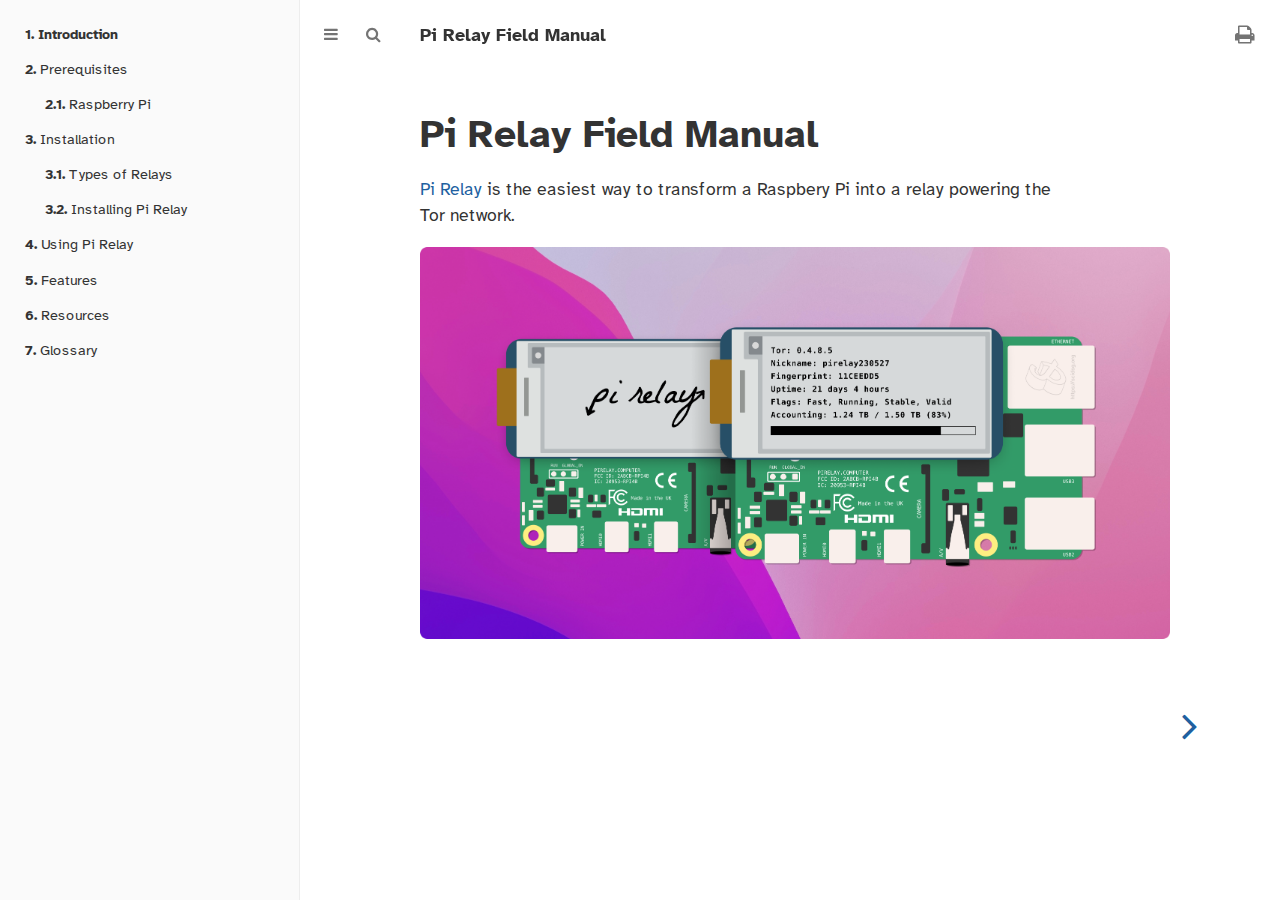
<file: book/index.html>
<!DOCTYPE HTML>
<html lang="en" class="sidebar-visible no-js light">
    <head>
        <!-- Book generated using mdBook -->
        <meta charset="UTF-8">
        <title>Introduction - Pi Relay Field Manual</title>


        <!-- Custom HTML head -->
        
        <meta name="description" content="">
        <meta name="viewport" content="width=device-width, initial-scale=1">
        <meta name="theme-color" content="#ffffff" />

        <link rel="icon" href="favicon.svg">
        <link rel="shortcut icon" href="favicon.png">
        <link rel="stylesheet" href="css/variables.css">
        <link rel="stylesheet" href="css/general.css">
        <link rel="stylesheet" href="css/chrome.css">
        <link rel="stylesheet" href="css/print.css" media="print">

        <!-- Fonts -->
        <link rel="stylesheet" href="FontAwesome/css/font-awesome.css">
        <link rel="stylesheet" href="fonts/fonts.css">

        <!-- Highlight.js Stylesheets -->
        <link rel="stylesheet" href="highlight.css">
        <link rel="stylesheet" href="tomorrow-night.css">
        <link rel="stylesheet" href="ayu-highlight.css">

        <!-- Custom theme stylesheets -->
        <link rel="stylesheet" href="theme/custom.css">
        <link rel="stylesheet" href="theme/fonts/sans/Atkinson-Hyperlegible-Regular.woff2">
        <link rel="stylesheet" href="theme/fonts/sans/Atkinson-Hyperlegible-Regular.woff">
        <link rel="stylesheet" href="theme/fonts/sans/Atkinson-Hyperlegible-Bold.woff2">
        <link rel="stylesheet" href="theme/fonts/sans/Atkinson-Hyperlegible-Bold.woff">

    </head>
    <body>
    <div id="body-container">
        <!-- Provide site root to javascript -->
        <script>
            var path_to_root = "";
            var default_theme = window.matchMedia("(prefers-color-scheme: dark)").matches ? "navy" : "light";
        </script>

        <!-- Work around some values being stored in localStorage wrapped in quotes -->
        <script>
            try {
                var theme = localStorage.getItem('mdbook-theme');
                var sidebar = localStorage.getItem('mdbook-sidebar');

                if (theme.startsWith('"') && theme.endsWith('"')) {
                    localStorage.setItem('mdbook-theme', theme.slice(1, theme.length - 1));
                }

                if (sidebar.startsWith('"') && sidebar.endsWith('"')) {
                    localStorage.setItem('mdbook-sidebar', sidebar.slice(1, sidebar.length - 1));
                }
            } catch (e) { }
        </script>

        <!-- Set the theme before any content is loaded, prevents flash -->
        <script>
            var theme;
            try { theme = localStorage.getItem('mdbook-theme'); } catch(e) { }
            if (theme === null || theme === undefined) { theme = default_theme; }
            var html = document.querySelector('html');
            html.classList.remove('no-js')
            html.classList.remove('light')
            html.classList.add(theme);
            html.classList.add('js');
        </script>

        <!-- Hide / unhide sidebar before it is displayed -->
        <script>
            var html = document.querySelector('html');
            var sidebar = null;
            if (document.body.clientWidth >= 1080) {
                try { sidebar = localStorage.getItem('mdbook-sidebar'); } catch(e) { }
                sidebar = sidebar || 'visible';
            } else {
                sidebar = 'hidden';
            }
            html.classList.remove('sidebar-visible');
            html.classList.add("sidebar-" + sidebar);
        </script>

        <nav id="sidebar" class="sidebar" aria-label="Table of contents">
            <div class="sidebar-scrollbox">
                <ol class="chapter"><li class="chapter-item expanded "><a href="intro.html" class="active"><strong aria-hidden="true">1.</strong> Introduction</a></li><li class="chapter-item expanded "><a href="prereqs/index.html"><strong aria-hidden="true">2.</strong> Prerequisites</a></li><li><ol class="section"><li class="chapter-item expanded "><a href="prereqs/raspberrypi.html"><strong aria-hidden="true">2.1.</strong> Raspberry Pi</a></li></ol></li><li class="chapter-item expanded "><a href="installation/index.html"><strong aria-hidden="true">3.</strong> Installation</a></li><li><ol class="section"><li class="chapter-item expanded "><a href="installation/relay-types.html"><strong aria-hidden="true">3.1.</strong> Types of Relays</a></li><li class="chapter-item expanded "><a href="installation/installing.html"><strong aria-hidden="true">3.2.</strong> Installing Pi Relay</a></li></ol></li><li class="chapter-item expanded "><a href="usage/index.html"><strong aria-hidden="true">4.</strong> Using Pi Relay</a></li><li class="chapter-item expanded "><a href="features/index.html"><strong aria-hidden="true">5.</strong> Features</a></li><li class="chapter-item expanded "><a href="resources/index.html"><strong aria-hidden="true">6.</strong> Resources</a></li><li class="chapter-item expanded "><a href="glossary.html"><strong aria-hidden="true">7.</strong> Glossary</a></li></ol>
            </div>
            <div id="sidebar-resize-handle" class="sidebar-resize-handle"></div>
        </nav>

        <!-- Track and set sidebar scroll position -->
        <script>
            var sidebarScrollbox = document.querySelector('#sidebar .sidebar-scrollbox');
            sidebarScrollbox.addEventListener('click', function(e) {
                if (e.target.tagName === 'A') {
                    sessionStorage.setItem('sidebar-scroll', sidebarScrollbox.scrollTop);
                }
            }, { passive: true });
            var sidebarScrollTop = sessionStorage.getItem('sidebar-scroll');
            sessionStorage.removeItem('sidebar-scroll');
            if (sidebarScrollTop) {
                // preserve sidebar scroll position when navigating via links within sidebar
                sidebarScrollbox.scrollTop = sidebarScrollTop;
            } else {
                // scroll sidebar to current active section when navigating via "next/previous chapter" buttons
                var activeSection = document.querySelector('#sidebar .active');
                if (activeSection) {
                    activeSection.scrollIntoView({ block: 'center' });
                }
            }
        </script>

        <div id="page-wrapper" class="page-wrapper">

            <div class="page">
                                <div id="menu-bar-hover-placeholder"></div>
                <div id="menu-bar" class="menu-bar sticky">
                    <div class="left-buttons">
                        <button id="sidebar-toggle" class="icon-button" type="button" title="Toggle Table of Contents" aria-label="Toggle Table of Contents" aria-controls="sidebar">
                            <i class="fa fa-bars"></i>
                        </button>
                        <button id="theme-toggle" class="icon-button" type="button" title="Change theme" aria-label="Change theme" aria-haspopup="true" aria-expanded="false" aria-controls="theme-list">
                            <i class="fa fa-paint-brush"></i>
                        </button>
                        <ul id="theme-list" class="theme-popup" aria-label="Themes" role="menu">
                            <li role="none"><button role="menuitem" class="theme" id="light">Light</button></li>
                            <li role="none"><button role="menuitem" class="theme" id="rust">Rust</button></li>
                            <li role="none"><button role="menuitem" class="theme" id="coal">Coal</button></li>
                            <li role="none"><button role="menuitem" class="theme" id="navy">Navy</button></li>
                            <li role="none"><button role="menuitem" class="theme" id="ayu">Ayu</button></li>
                        </ul>
                        <button id="search-toggle" class="icon-button" type="button" title="Search. (Shortkey: s)" aria-label="Toggle Searchbar" aria-expanded="false" aria-keyshortcuts="S" aria-controls="searchbar">
                            <i class="fa fa-search"></i>
                        </button>
                    </div>

                    <h1 class="menu-title">Pi Relay Field Manual</h1>

                    <div class="right-buttons">
                        <a href="print.html" title="Print this book" aria-label="Print this book">
                            <i id="print-button" class="fa fa-print"></i>
                        </a>

                    </div>
                </div>

                <div id="search-wrapper" class="hidden">
                    <form id="searchbar-outer" class="searchbar-outer">
                        <input type="search" id="searchbar" name="searchbar" placeholder="Search this book ..." aria-controls="searchresults-outer" aria-describedby="searchresults-header">
                    </form>
                    <div id="searchresults-outer" class="searchresults-outer hidden">
                        <div id="searchresults-header" class="searchresults-header"></div>
                        <ul id="searchresults">
                        </ul>
                    </div>
                </div>

                <!-- Apply ARIA attributes after the sidebar and the sidebar toggle button are added to the DOM -->
                <script>
                    document.getElementById('sidebar-toggle').setAttribute('aria-expanded', sidebar === 'visible');
                    document.getElementById('sidebar').setAttribute('aria-hidden', sidebar !== 'visible');
                    Array.from(document.querySelectorAll('#sidebar a')).forEach(function(link) {
                        link.setAttribute('tabIndex', sidebar === 'visible' ? 0 : -1);
                    });
                </script>

                <div id="content" class="content">
                    <main>
                        <h1 id="pi-relay-field-manual"><a class="header" href="#pi-relay-field-manual">Pi Relay Field Manual</a></h1>
<p><a href="https://pirelay.computer/">Pi Relay</a> is the easiest way to transform a Raspbery Pi into a relay powering the Tor network.</p>
<img class="width" src="./img/cover.png">
                    </main>

                    <nav class="nav-wrapper" aria-label="Page navigation">
                        <!-- Mobile navigation buttons -->

                            <a rel="next" href="prereqs/index.html" class="mobile-nav-chapters next" title="Next chapter" aria-label="Next chapter" aria-keyshortcuts="Right">
                                <i class="fa fa-angle-right"></i>
                            </a>

                        <div style="clear: both"></div>
                    </nav>
                </div>
            </div>

            <nav class="nav-wide-wrapper" aria-label="Page navigation">

                    <a rel="next" href="prereqs/index.html" class="nav-chapters next" title="Next chapter" aria-label="Next chapter" aria-keyshortcuts="Right">
                        <i class="fa fa-angle-right"></i>
                    </a>
            </nav>

        </div>




        <script>
            window.playground_copyable = true;
        </script>


        <script src="elasticlunr.min.js"></script>
        <script src="mark.min.js"></script>
        <script src="searcher.js"></script>

        <script src="clipboard.min.js"></script>
        <script src="highlight.js"></script>
        <script src="book.js"></script>

        <!-- Custom JS scripts -->


    </div>
    </body>
</html>
</file>
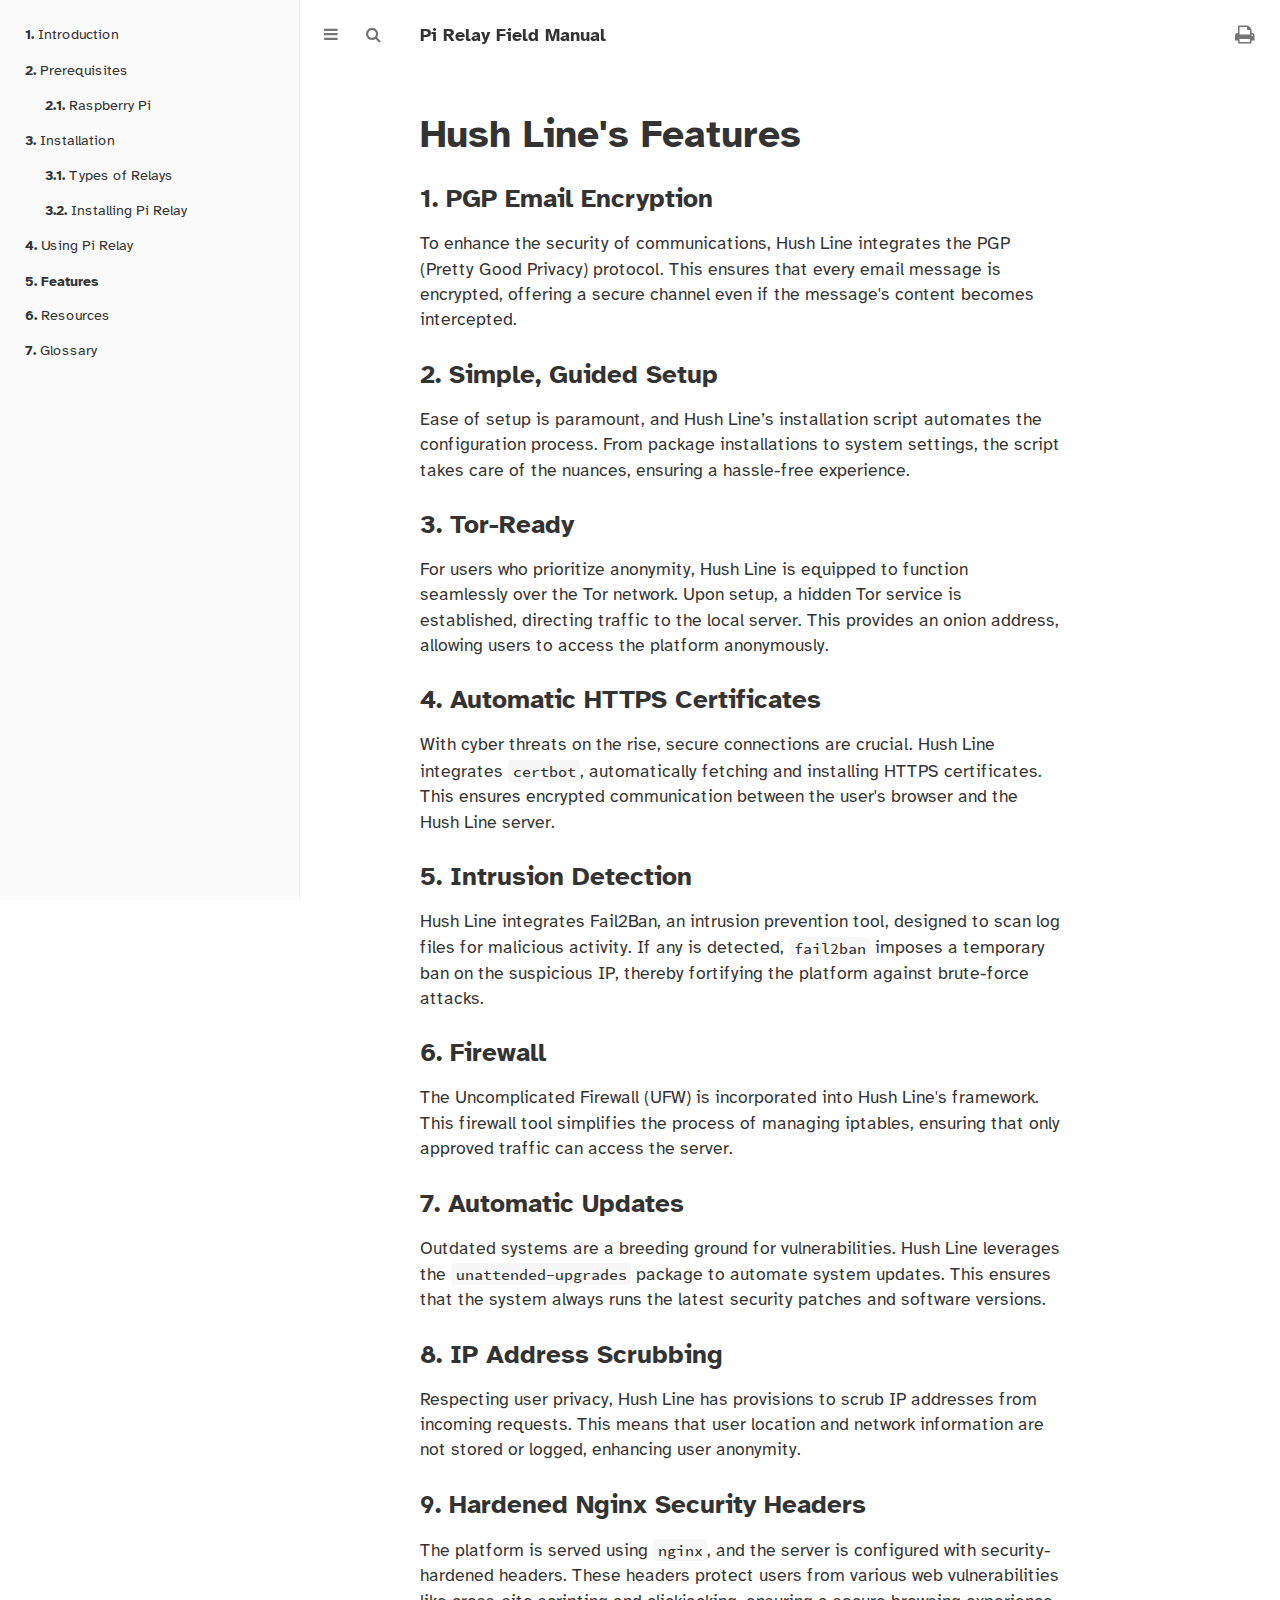
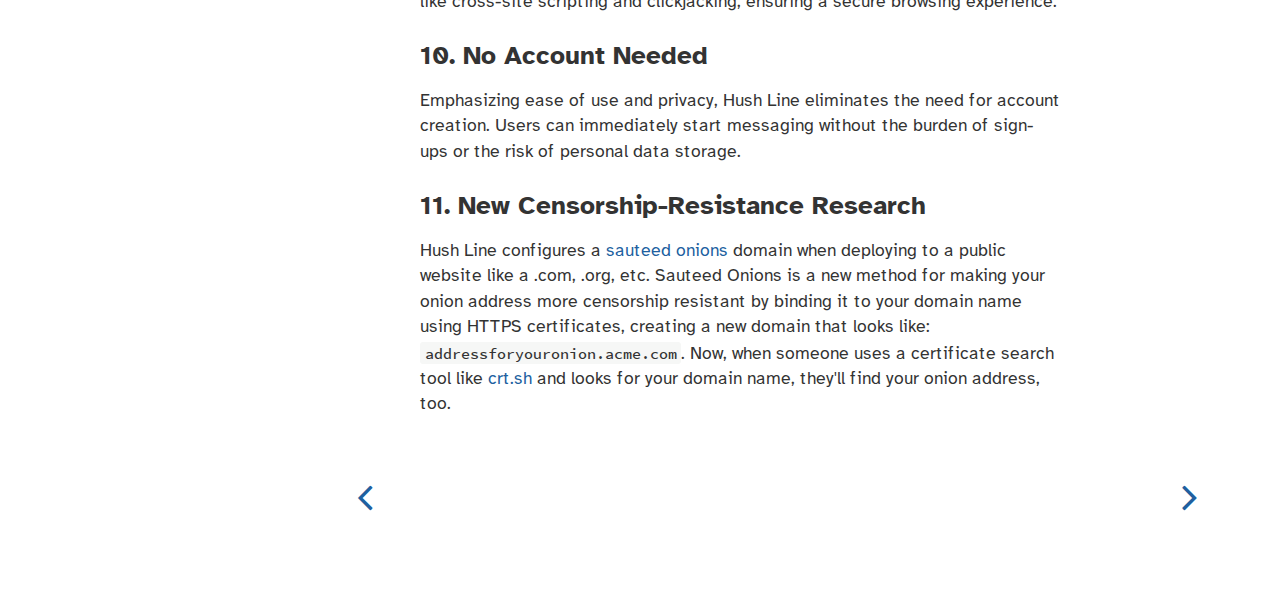
<file: book/features/index.html>
<!DOCTYPE HTML>
<html lang="en" class="sidebar-visible no-js light">
    <head>
        <!-- Book generated using mdBook -->
        <meta charset="UTF-8">
        <title>Features - Pi Relay Field Manual</title>


        <!-- Custom HTML head -->
        
        <meta name="description" content="">
        <meta name="viewport" content="width=device-width, initial-scale=1">
        <meta name="theme-color" content="#ffffff" />

        <link rel="icon" href="../favicon.svg">
        <link rel="shortcut icon" href="../favicon.png">
        <link rel="stylesheet" href="../css/variables.css">
        <link rel="stylesheet" href="../css/general.css">
        <link rel="stylesheet" href="../css/chrome.css">
        <link rel="stylesheet" href="../css/print.css" media="print">

        <!-- Fonts -->
        <link rel="stylesheet" href="../FontAwesome/css/font-awesome.css">
        <link rel="stylesheet" href="../fonts/fonts.css">

        <!-- Highlight.js Stylesheets -->
        <link rel="stylesheet" href="../highlight.css">
        <link rel="stylesheet" href="../tomorrow-night.css">
        <link rel="stylesheet" href="../ayu-highlight.css">

        <!-- Custom theme stylesheets -->
        <link rel="stylesheet" href="../theme/custom.css">
        <link rel="stylesheet" href="../theme/fonts/sans/Atkinson-Hyperlegible-Regular.woff2">
        <link rel="stylesheet" href="../theme/fonts/sans/Atkinson-Hyperlegible-Regular.woff">
        <link rel="stylesheet" href="../theme/fonts/sans/Atkinson-Hyperlegible-Bold.woff2">
        <link rel="stylesheet" href="../theme/fonts/sans/Atkinson-Hyperlegible-Bold.woff">

    </head>
    <body>
    <div id="body-container">
        <!-- Provide site root to javascript -->
        <script>
            var path_to_root = "../";
            var default_theme = window.matchMedia("(prefers-color-scheme: dark)").matches ? "navy" : "light";
        </script>

        <!-- Work around some values being stored in localStorage wrapped in quotes -->
        <script>
            try {
                var theme = localStorage.getItem('mdbook-theme');
                var sidebar = localStorage.getItem('mdbook-sidebar');

                if (theme.startsWith('"') && theme.endsWith('"')) {
                    localStorage.setItem('mdbook-theme', theme.slice(1, theme.length - 1));
                }

                if (sidebar.startsWith('"') && sidebar.endsWith('"')) {
                    localStorage.setItem('mdbook-sidebar', sidebar.slice(1, sidebar.length - 1));
                }
            } catch (e) { }
        </script>

        <!-- Set the theme before any content is loaded, prevents flash -->
        <script>
            var theme;
            try { theme = localStorage.getItem('mdbook-theme'); } catch(e) { }
            if (theme === null || theme === undefined) { theme = default_theme; }
            var html = document.querySelector('html');
            html.classList.remove('no-js')
            html.classList.remove('light')
            html.classList.add(theme);
            html.classList.add('js');
        </script>

        <!-- Hide / unhide sidebar before it is displayed -->
        <script>
            var html = document.querySelector('html');
            var sidebar = null;
            if (document.body.clientWidth >= 1080) {
                try { sidebar = localStorage.getItem('mdbook-sidebar'); } catch(e) { }
                sidebar = sidebar || 'visible';
            } else {
                sidebar = 'hidden';
            }
            html.classList.remove('sidebar-visible');
            html.classList.add("sidebar-" + sidebar);
        </script>

        <nav id="sidebar" class="sidebar" aria-label="Table of contents">
            <div class="sidebar-scrollbox">
                <ol class="chapter"><li class="chapter-item expanded "><a href="../intro.html"><strong aria-hidden="true">1.</strong> Introduction</a></li><li class="chapter-item expanded "><a href="../prereqs/index.html"><strong aria-hidden="true">2.</strong> Prerequisites</a></li><li><ol class="section"><li class="chapter-item expanded "><a href="../prereqs/raspberrypi.html"><strong aria-hidden="true">2.1.</strong> Raspberry Pi</a></li></ol></li><li class="chapter-item expanded "><a href="../installation/index.html"><strong aria-hidden="true">3.</strong> Installation</a></li><li><ol class="section"><li class="chapter-item expanded "><a href="../installation/relay-types.html"><strong aria-hidden="true">3.1.</strong> Types of Relays</a></li><li class="chapter-item expanded "><a href="../installation/installing.html"><strong aria-hidden="true">3.2.</strong> Installing Pi Relay</a></li></ol></li><li class="chapter-item expanded "><a href="../usage/index.html"><strong aria-hidden="true">4.</strong> Using Pi Relay</a></li><li class="chapter-item expanded "><a href="../features/index.html" class="active"><strong aria-hidden="true">5.</strong> Features</a></li><li class="chapter-item expanded "><a href="../resources/index.html"><strong aria-hidden="true">6.</strong> Resources</a></li><li class="chapter-item expanded "><a href="../glossary.html"><strong aria-hidden="true">7.</strong> Glossary</a></li></ol>
            </div>
            <div id="sidebar-resize-handle" class="sidebar-resize-handle"></div>
        </nav>

        <!-- Track and set sidebar scroll position -->
        <script>
            var sidebarScrollbox = document.querySelector('#sidebar .sidebar-scrollbox');
            sidebarScrollbox.addEventListener('click', function(e) {
                if (e.target.tagName === 'A') {
                    sessionStorage.setItem('sidebar-scroll', sidebarScrollbox.scrollTop);
                }
            }, { passive: true });
            var sidebarScrollTop = sessionStorage.getItem('sidebar-scroll');
            sessionStorage.removeItem('sidebar-scroll');
            if (sidebarScrollTop) {
                // preserve sidebar scroll position when navigating via links within sidebar
                sidebarScrollbox.scrollTop = sidebarScrollTop;
            } else {
                // scroll sidebar to current active section when navigating via "next/previous chapter" buttons
                var activeSection = document.querySelector('#sidebar .active');
                if (activeSection) {
                    activeSection.scrollIntoView({ block: 'center' });
                }
            }
        </script>

        <div id="page-wrapper" class="page-wrapper">

            <div class="page">
                                <div id="menu-bar-hover-placeholder"></div>
                <div id="menu-bar" class="menu-bar sticky">
                    <div class="left-buttons">
                        <button id="sidebar-toggle" class="icon-button" type="button" title="Toggle Table of Contents" aria-label="Toggle Table of Contents" aria-controls="sidebar">
                            <i class="fa fa-bars"></i>
                        </button>
                        <button id="theme-toggle" class="icon-button" type="button" title="Change theme" aria-label="Change theme" aria-haspopup="true" aria-expanded="false" aria-controls="theme-list">
                            <i class="fa fa-paint-brush"></i>
                        </button>
                        <ul id="theme-list" class="theme-popup" aria-label="Themes" role="menu">
                            <li role="none"><button role="menuitem" class="theme" id="light">Light</button></li>
                            <li role="none"><button role="menuitem" class="theme" id="rust">Rust</button></li>
                            <li role="none"><button role="menuitem" class="theme" id="coal">Coal</button></li>
                            <li role="none"><button role="menuitem" class="theme" id="navy">Navy</button></li>
                            <li role="none"><button role="menuitem" class="theme" id="ayu">Ayu</button></li>
                        </ul>
                        <button id="search-toggle" class="icon-button" type="button" title="Search. (Shortkey: s)" aria-label="Toggle Searchbar" aria-expanded="false" aria-keyshortcuts="S" aria-controls="searchbar">
                            <i class="fa fa-search"></i>
                        </button>
                    </div>

                    <h1 class="menu-title">Pi Relay Field Manual</h1>

                    <div class="right-buttons">
                        <a href="../print.html" title="Print this book" aria-label="Print this book">
                            <i id="print-button" class="fa fa-print"></i>
                        </a>

                    </div>
                </div>

                <div id="search-wrapper" class="hidden">
                    <form id="searchbar-outer" class="searchbar-outer">
                        <input type="search" id="searchbar" name="searchbar" placeholder="Search this book ..." aria-controls="searchresults-outer" aria-describedby="searchresults-header">
                    </form>
                    <div id="searchresults-outer" class="searchresults-outer hidden">
                        <div id="searchresults-header" class="searchresults-header"></div>
                        <ul id="searchresults">
                        </ul>
                    </div>
                </div>

                <!-- Apply ARIA attributes after the sidebar and the sidebar toggle button are added to the DOM -->
                <script>
                    document.getElementById('sidebar-toggle').setAttribute('aria-expanded', sidebar === 'visible');
                    document.getElementById('sidebar').setAttribute('aria-hidden', sidebar !== 'visible');
                    Array.from(document.querySelectorAll('#sidebar a')).forEach(function(link) {
                        link.setAttribute('tabIndex', sidebar === 'visible' ? 0 : -1);
                    });
                </script>

                <div id="content" class="content">
                    <main>
                        <h1 id="hush-lines-features"><a class="header" href="#hush-lines-features">Hush Line's Features</a></h1>
<h2 id="1-pgp-email-encryption"><a class="header" href="#1-pgp-email-encryption"><strong>1. PGP Email Encryption</strong></a></h2>
<p>To enhance the security of communications, Hush Line integrates the PGP (Pretty Good Privacy) protocol. This ensures that every email message is encrypted, offering a secure channel even if the message's content becomes intercepted.</p>
<h2 id="2-simple-guided-setup"><a class="header" href="#2-simple-guided-setup"><strong>2. Simple, Guided Setup</strong></a></h2>
<p>Ease of setup is paramount, and Hush Line’s installation script automates the configuration process. From package installations to system settings, the script takes care of the nuances, ensuring a hassle-free experience.</p>
<h2 id="3-tor-ready"><a class="header" href="#3-tor-ready"><strong>3. Tor-Ready</strong></a></h2>
<p>For users who prioritize anonymity, Hush Line is equipped to function seamlessly over the Tor network. Upon setup, a hidden Tor service is established, directing traffic to the local server. This provides an onion address, allowing users to access the platform anonymously.</p>
<h2 id="4-automatic-https-certificates"><a class="header" href="#4-automatic-https-certificates"><strong>4. Automatic HTTPS Certificates</strong></a></h2>
<p>With cyber threats on the rise, secure connections are crucial. Hush Line integrates <code>certbot</code>, automatically fetching and installing HTTPS certificates. This ensures encrypted communication between the user's browser and the Hush Line server.</p>
<h2 id="5-intrusion-detection"><a class="header" href="#5-intrusion-detection"><strong>5. Intrusion Detection</strong></a></h2>
<p>Hush Line integrates Fail2Ban, an intrusion prevention tool, designed to scan log files for malicious activity. If any is detected, <code>fail2ban</code> imposes a temporary ban on the suspicious IP, thereby fortifying the platform against brute-force attacks.</p>
<h2 id="6-firewall"><a class="header" href="#6-firewall"><strong>6. Firewall</strong></a></h2>
<p>The Uncomplicated Firewall (UFW) is incorporated into Hush Line's framework. This firewall tool simplifies the process of managing iptables, ensuring that only approved traffic can access the server.</p>
<h2 id="7-automatic-updates"><a class="header" href="#7-automatic-updates"><strong>7. Automatic Updates</strong></a></h2>
<p>Outdated systems are a breeding ground for vulnerabilities. Hush Line leverages the <code>unattended-upgrades</code> package to automate system updates. This ensures that the system always runs the latest security patches and software versions.</p>
<h2 id="8-ip-address-scrubbing"><a class="header" href="#8-ip-address-scrubbing"><strong>8. IP Address Scrubbing</strong></a></h2>
<p>Respecting user privacy, Hush Line has provisions to scrub IP addresses from incoming requests. This means that user location and network information are not stored or logged, enhancing user anonymity.</p>
<h2 id="9-hardened-nginx-security-headers"><a class="header" href="#9-hardened-nginx-security-headers"><strong>9. Hardened Nginx Security Headers</strong></a></h2>
<p>The platform is served using <code>nginx</code>, and the server is configured with security-hardened headers. These headers protect users from various web vulnerabilities like cross-site scripting and clickjacking, ensuring a secure browsing experience.</p>
<h2 id="10-no-account-needed"><a class="header" href="#10-no-account-needed"><strong>10. No Account Needed</strong></a></h2>
<p>Emphasizing ease of use and privacy, Hush Line eliminates the need for account creation. Users can immediately start messaging without the burden of sign-ups or the risk of personal data storage.</p>
<h2 id="11-new-censorship-resistance-research"><a class="header" href="#11-new-censorship-resistance-research"><strong>11. New Censorship-Resistance Research</strong></a></h2>
<p>Hush Line configures a <a href="sauteed-onions.org">sauteed onions</a> domain when deploying to a public website like a .com, .org, etc. Sauteed Onions is a new method for making your onion address more censorship resistant by binding it to your domain name using HTTPS certificates, creating a new domain that looks like: <code>addressforyouronion.acme.com</code>. Now, when someone uses a certificate search tool like <a href="https://crt.sh/">crt.sh</a> and looks for your domain name, they'll find your onion address, too.</p>

                    </main>

                    <nav class="nav-wrapper" aria-label="Page navigation">
                        <!-- Mobile navigation buttons -->
                            <a rel="prev" href="../usage/index.html" class="mobile-nav-chapters previous" title="Previous chapter" aria-label="Previous chapter" aria-keyshortcuts="Left">
                                <i class="fa fa-angle-left"></i>
                            </a>

                            <a rel="next" href="../resources/index.html" class="mobile-nav-chapters next" title="Next chapter" aria-label="Next chapter" aria-keyshortcuts="Right">
                                <i class="fa fa-angle-right"></i>
                            </a>

                        <div style="clear: both"></div>
                    </nav>
                </div>
            </div>

            <nav class="nav-wide-wrapper" aria-label="Page navigation">
                    <a rel="prev" href="../usage/index.html" class="nav-chapters previous" title="Previous chapter" aria-label="Previous chapter" aria-keyshortcuts="Left">
                        <i class="fa fa-angle-left"></i>
                    </a>

                    <a rel="next" href="../resources/index.html" class="nav-chapters next" title="Next chapter" aria-label="Next chapter" aria-keyshortcuts="Right">
                        <i class="fa fa-angle-right"></i>
                    </a>
            </nav>

        </div>




        <script>
            window.playground_copyable = true;
        </script>


        <script src="../elasticlunr.min.js"></script>
        <script src="../mark.min.js"></script>
        <script src="../searcher.js"></script>

        <script src="../clipboard.min.js"></script>
        <script src="../highlight.js"></script>
        <script src="../book.js"></script>

        <!-- Custom JS scripts -->


    </div>
    </body>
</html>
</file>
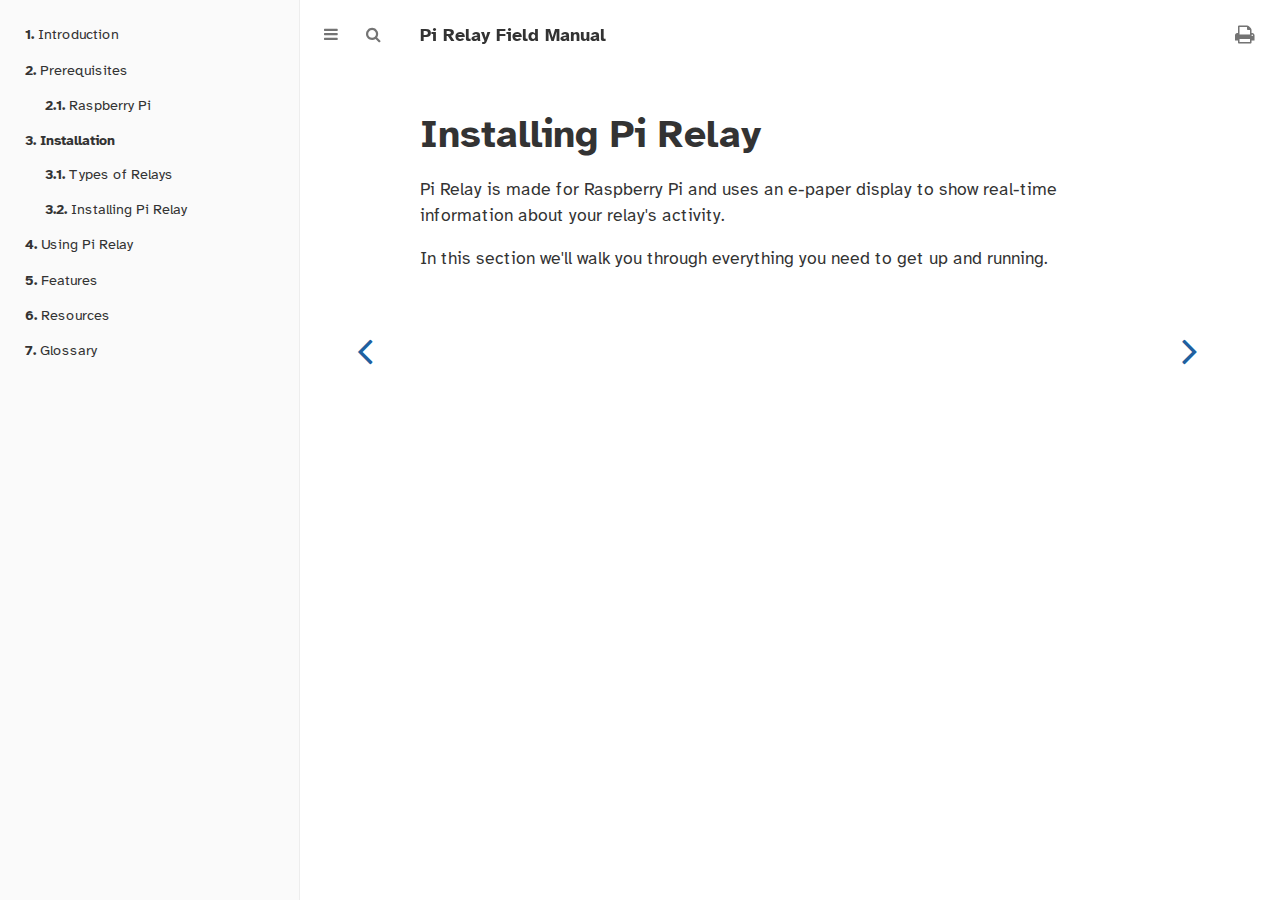
<file: book/installation/index.html>
<!DOCTYPE HTML>
<html lang="en" class="sidebar-visible no-js light">
    <head>
        <!-- Book generated using mdBook -->
        <meta charset="UTF-8">
        <title>Installation - Pi Relay Field Manual</title>


        <!-- Custom HTML head -->
        
        <meta name="description" content="">
        <meta name="viewport" content="width=device-width, initial-scale=1">
        <meta name="theme-color" content="#ffffff" />

        <link rel="icon" href="../favicon.svg">
        <link rel="shortcut icon" href="../favicon.png">
        <link rel="stylesheet" href="../css/variables.css">
        <link rel="stylesheet" href="../css/general.css">
        <link rel="stylesheet" href="../css/chrome.css">
        <link rel="stylesheet" href="../css/print.css" media="print">

        <!-- Fonts -->
        <link rel="stylesheet" href="../FontAwesome/css/font-awesome.css">
        <link rel="stylesheet" href="../fonts/fonts.css">

        <!-- Highlight.js Stylesheets -->
        <link rel="stylesheet" href="../highlight.css">
        <link rel="stylesheet" href="../tomorrow-night.css">
        <link rel="stylesheet" href="../ayu-highlight.css">

        <!-- Custom theme stylesheets -->
        <link rel="stylesheet" href="../theme/custom.css">
        <link rel="stylesheet" href="../theme/fonts/sans/Atkinson-Hyperlegible-Regular.woff2">
        <link rel="stylesheet" href="../theme/fonts/sans/Atkinson-Hyperlegible-Regular.woff">
        <link rel="stylesheet" href="../theme/fonts/sans/Atkinson-Hyperlegible-Bold.woff2">
        <link rel="stylesheet" href="../theme/fonts/sans/Atkinson-Hyperlegible-Bold.woff">

    </head>
    <body>
    <div id="body-container">
        <!-- Provide site root to javascript -->
        <script>
            var path_to_root = "../";
            var default_theme = window.matchMedia("(prefers-color-scheme: dark)").matches ? "navy" : "light";
        </script>

        <!-- Work around some values being stored in localStorage wrapped in quotes -->
        <script>
            try {
                var theme = localStorage.getItem('mdbook-theme');
                var sidebar = localStorage.getItem('mdbook-sidebar');

                if (theme.startsWith('"') && theme.endsWith('"')) {
                    localStorage.setItem('mdbook-theme', theme.slice(1, theme.length - 1));
                }

                if (sidebar.startsWith('"') && sidebar.endsWith('"')) {
                    localStorage.setItem('mdbook-sidebar', sidebar.slice(1, sidebar.length - 1));
                }
            } catch (e) { }
        </script>

        <!-- Set the theme before any content is loaded, prevents flash -->
        <script>
            var theme;
            try { theme = localStorage.getItem('mdbook-theme'); } catch(e) { }
            if (theme === null || theme === undefined) { theme = default_theme; }
            var html = document.querySelector('html');
            html.classList.remove('no-js')
            html.classList.remove('light')
            html.classList.add(theme);
            html.classList.add('js');
        </script>

        <!-- Hide / unhide sidebar before it is displayed -->
        <script>
            var html = document.querySelector('html');
            var sidebar = null;
            if (document.body.clientWidth >= 1080) {
                try { sidebar = localStorage.getItem('mdbook-sidebar'); } catch(e) { }
                sidebar = sidebar || 'visible';
            } else {
                sidebar = 'hidden';
            }
            html.classList.remove('sidebar-visible');
            html.classList.add("sidebar-" + sidebar);
        </script>

        <nav id="sidebar" class="sidebar" aria-label="Table of contents">
            <div class="sidebar-scrollbox">
                <ol class="chapter"><li class="chapter-item expanded "><a href="../intro.html"><strong aria-hidden="true">1.</strong> Introduction</a></li><li class="chapter-item expanded "><a href="../prereqs/index.html"><strong aria-hidden="true">2.</strong> Prerequisites</a></li><li><ol class="section"><li class="chapter-item expanded "><a href="../prereqs/raspberrypi.html"><strong aria-hidden="true">2.1.</strong> Raspberry Pi</a></li></ol></li><li class="chapter-item expanded "><a href="../installation/index.html" class="active"><strong aria-hidden="true">3.</strong> Installation</a></li><li><ol class="section"><li class="chapter-item expanded "><a href="../installation/relay-types.html"><strong aria-hidden="true">3.1.</strong> Types of Relays</a></li><li class="chapter-item expanded "><a href="../installation/installing.html"><strong aria-hidden="true">3.2.</strong> Installing Pi Relay</a></li></ol></li><li class="chapter-item expanded "><a href="../usage/index.html"><strong aria-hidden="true">4.</strong> Using Pi Relay</a></li><li class="chapter-item expanded "><a href="../features/index.html"><strong aria-hidden="true">5.</strong> Features</a></li><li class="chapter-item expanded "><a href="../resources/index.html"><strong aria-hidden="true">6.</strong> Resources</a></li><li class="chapter-item expanded "><a href="../glossary.html"><strong aria-hidden="true">7.</strong> Glossary</a></li></ol>
            </div>
            <div id="sidebar-resize-handle" class="sidebar-resize-handle"></div>
        </nav>

        <!-- Track and set sidebar scroll position -->
        <script>
            var sidebarScrollbox = document.querySelector('#sidebar .sidebar-scrollbox');
            sidebarScrollbox.addEventListener('click', function(e) {
                if (e.target.tagName === 'A') {
                    sessionStorage.setItem('sidebar-scroll', sidebarScrollbox.scrollTop);
                }
            }, { passive: true });
            var sidebarScrollTop = sessionStorage.getItem('sidebar-scroll');
            sessionStorage.removeItem('sidebar-scroll');
            if (sidebarScrollTop) {
                // preserve sidebar scroll position when navigating via links within sidebar
                sidebarScrollbox.scrollTop = sidebarScrollTop;
            } else {
                // scroll sidebar to current active section when navigating via "next/previous chapter" buttons
                var activeSection = document.querySelector('#sidebar .active');
                if (activeSection) {
                    activeSection.scrollIntoView({ block: 'center' });
                }
            }
        </script>

        <div id="page-wrapper" class="page-wrapper">

            <div class="page">
                                <div id="menu-bar-hover-placeholder"></div>
                <div id="menu-bar" class="menu-bar sticky">
                    <div class="left-buttons">
                        <button id="sidebar-toggle" class="icon-button" type="button" title="Toggle Table of Contents" aria-label="Toggle Table of Contents" aria-controls="sidebar">
                            <i class="fa fa-bars"></i>
                        </button>
                        <button id="theme-toggle" class="icon-button" type="button" title="Change theme" aria-label="Change theme" aria-haspopup="true" aria-expanded="false" aria-controls="theme-list">
                            <i class="fa fa-paint-brush"></i>
                        </button>
                        <ul id="theme-list" class="theme-popup" aria-label="Themes" role="menu">
                            <li role="none"><button role="menuitem" class="theme" id="light">Light</button></li>
                            <li role="none"><button role="menuitem" class="theme" id="rust">Rust</button></li>
                            <li role="none"><button role="menuitem" class="theme" id="coal">Coal</button></li>
                            <li role="none"><button role="menuitem" class="theme" id="navy">Navy</button></li>
                            <li role="none"><button role="menuitem" class="theme" id="ayu">Ayu</button></li>
                        </ul>
                        <button id="search-toggle" class="icon-button" type="button" title="Search. (Shortkey: s)" aria-label="Toggle Searchbar" aria-expanded="false" aria-keyshortcuts="S" aria-controls="searchbar">
                            <i class="fa fa-search"></i>
                        </button>
                    </div>

                    <h1 class="menu-title">Pi Relay Field Manual</h1>

                    <div class="right-buttons">
                        <a href="../print.html" title="Print this book" aria-label="Print this book">
                            <i id="print-button" class="fa fa-print"></i>
                        </a>

                    </div>
                </div>

                <div id="search-wrapper" class="hidden">
                    <form id="searchbar-outer" class="searchbar-outer">
                        <input type="search" id="searchbar" name="searchbar" placeholder="Search this book ..." aria-controls="searchresults-outer" aria-describedby="searchresults-header">
                    </form>
                    <div id="searchresults-outer" class="searchresults-outer hidden">
                        <div id="searchresults-header" class="searchresults-header"></div>
                        <ul id="searchresults">
                        </ul>
                    </div>
                </div>

                <!-- Apply ARIA attributes after the sidebar and the sidebar toggle button are added to the DOM -->
                <script>
                    document.getElementById('sidebar-toggle').setAttribute('aria-expanded', sidebar === 'visible');
                    document.getElementById('sidebar').setAttribute('aria-hidden', sidebar !== 'visible');
                    Array.from(document.querySelectorAll('#sidebar a')).forEach(function(link) {
                        link.setAttribute('tabIndex', sidebar === 'visible' ? 0 : -1);
                    });
                </script>

                <div id="content" class="content">
                    <main>
                        <h1 id="installing-pi-relay"><a class="header" href="#installing-pi-relay">Installing Pi Relay</a></h1>
<p>Pi Relay is made for Raspberry Pi and uses an e-paper display to show real-time information about your relay's activity.</p>
<p>In this section we'll walk you through everything you need to get up and running.</p>

                    </main>

                    <nav class="nav-wrapper" aria-label="Page navigation">
                        <!-- Mobile navigation buttons -->
                            <a rel="prev" href="../prereqs/raspberrypi.html" class="mobile-nav-chapters previous" title="Previous chapter" aria-label="Previous chapter" aria-keyshortcuts="Left">
                                <i class="fa fa-angle-left"></i>
                            </a>

                            <a rel="next" href="../installation/relay-types.html" class="mobile-nav-chapters next" title="Next chapter" aria-label="Next chapter" aria-keyshortcuts="Right">
                                <i class="fa fa-angle-right"></i>
                            </a>

                        <div style="clear: both"></div>
                    </nav>
                </div>
            </div>

            <nav class="nav-wide-wrapper" aria-label="Page navigation">
                    <a rel="prev" href="../prereqs/raspberrypi.html" class="nav-chapters previous" title="Previous chapter" aria-label="Previous chapter" aria-keyshortcuts="Left">
                        <i class="fa fa-angle-left"></i>
                    </a>

                    <a rel="next" href="../installation/relay-types.html" class="nav-chapters next" title="Next chapter" aria-label="Next chapter" aria-keyshortcuts="Right">
                        <i class="fa fa-angle-right"></i>
                    </a>
            </nav>

        </div>




        <script>
            window.playground_copyable = true;
        </script>


        <script src="../elasticlunr.min.js"></script>
        <script src="../mark.min.js"></script>
        <script src="../searcher.js"></script>

        <script src="../clipboard.min.js"></script>
        <script src="../highlight.js"></script>
        <script src="../book.js"></script>

        <!-- Custom JS scripts -->


    </div>
    </body>
</html>
</file>
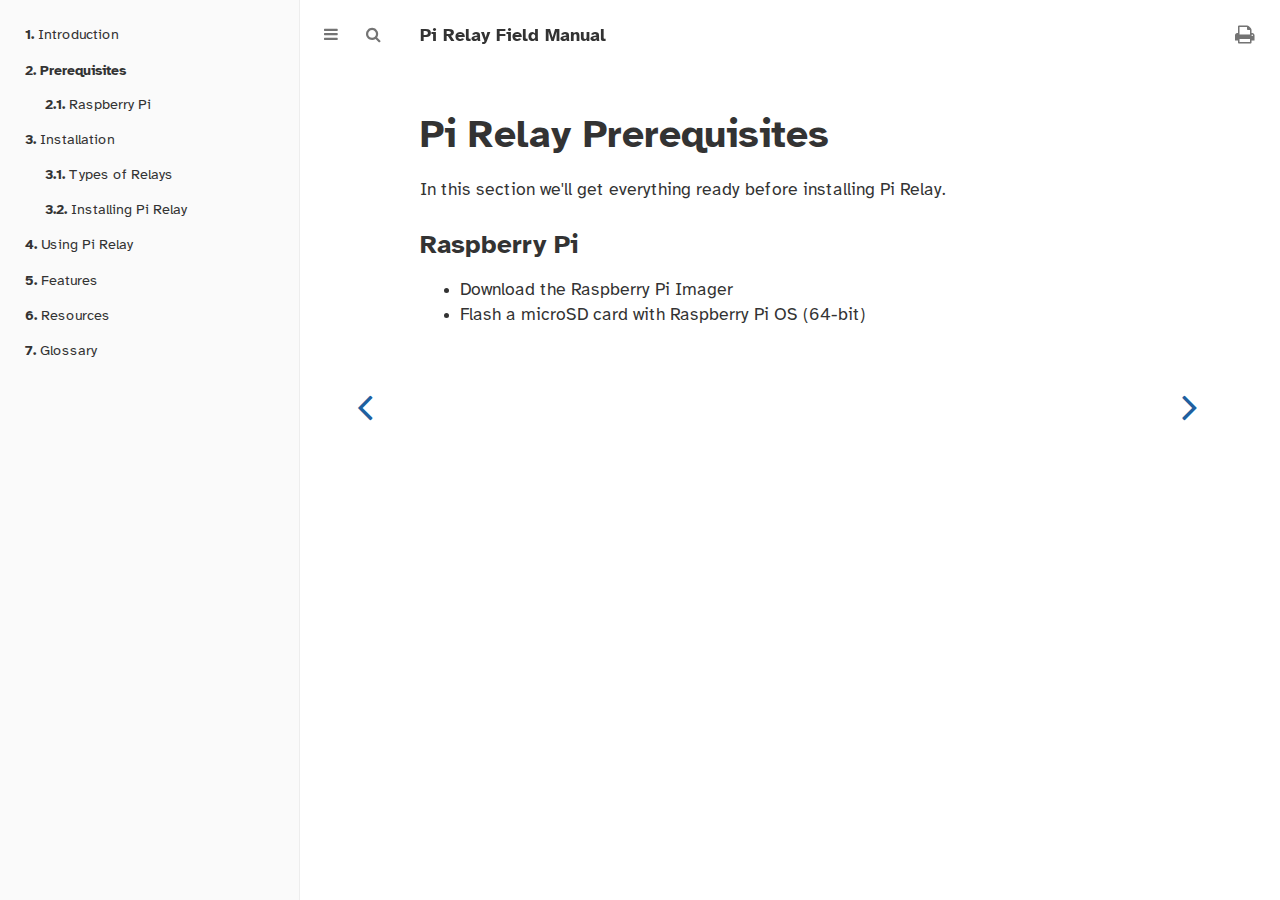
<file: book/prereqs/index.html>
<!DOCTYPE HTML>
<html lang="en" class="sidebar-visible no-js light">
    <head>
        <!-- Book generated using mdBook -->
        <meta charset="UTF-8">
        <title>Prerequisites - Pi Relay Field Manual</title>


        <!-- Custom HTML head -->
        
        <meta name="description" content="">
        <meta name="viewport" content="width=device-width, initial-scale=1">
        <meta name="theme-color" content="#ffffff" />

        <link rel="icon" href="../favicon.svg">
        <link rel="shortcut icon" href="../favicon.png">
        <link rel="stylesheet" href="../css/variables.css">
        <link rel="stylesheet" href="../css/general.css">
        <link rel="stylesheet" href="../css/chrome.css">
        <link rel="stylesheet" href="../css/print.css" media="print">

        <!-- Fonts -->
        <link rel="stylesheet" href="../FontAwesome/css/font-awesome.css">
        <link rel="stylesheet" href="../fonts/fonts.css">

        <!-- Highlight.js Stylesheets -->
        <link rel="stylesheet" href="../highlight.css">
        <link rel="stylesheet" href="../tomorrow-night.css">
        <link rel="stylesheet" href="../ayu-highlight.css">

        <!-- Custom theme stylesheets -->
        <link rel="stylesheet" href="../theme/custom.css">
        <link rel="stylesheet" href="../theme/fonts/sans/Atkinson-Hyperlegible-Regular.woff2">
        <link rel="stylesheet" href="../theme/fonts/sans/Atkinson-Hyperlegible-Regular.woff">
        <link rel="stylesheet" href="../theme/fonts/sans/Atkinson-Hyperlegible-Bold.woff2">
        <link rel="stylesheet" href="../theme/fonts/sans/Atkinson-Hyperlegible-Bold.woff">

    </head>
    <body>
    <div id="body-container">
        <!-- Provide site root to javascript -->
        <script>
            var path_to_root = "../";
            var default_theme = window.matchMedia("(prefers-color-scheme: dark)").matches ? "navy" : "light";
        </script>

        <!-- Work around some values being stored in localStorage wrapped in quotes -->
        <script>
            try {
                var theme = localStorage.getItem('mdbook-theme');
                var sidebar = localStorage.getItem('mdbook-sidebar');

                if (theme.startsWith('"') && theme.endsWith('"')) {
                    localStorage.setItem('mdbook-theme', theme.slice(1, theme.length - 1));
                }

                if (sidebar.startsWith('"') && sidebar.endsWith('"')) {
                    localStorage.setItem('mdbook-sidebar', sidebar.slice(1, sidebar.length - 1));
                }
            } catch (e) { }
        </script>

        <!-- Set the theme before any content is loaded, prevents flash -->
        <script>
            var theme;
            try { theme = localStorage.getItem('mdbook-theme'); } catch(e) { }
            if (theme === null || theme === undefined) { theme = default_theme; }
            var html = document.querySelector('html');
            html.classList.remove('no-js')
            html.classList.remove('light')
            html.classList.add(theme);
            html.classList.add('js');
        </script>

        <!-- Hide / unhide sidebar before it is displayed -->
        <script>
            var html = document.querySelector('html');
            var sidebar = null;
            if (document.body.clientWidth >= 1080) {
                try { sidebar = localStorage.getItem('mdbook-sidebar'); } catch(e) { }
                sidebar = sidebar || 'visible';
            } else {
                sidebar = 'hidden';
            }
            html.classList.remove('sidebar-visible');
            html.classList.add("sidebar-" + sidebar);
        </script>

        <nav id="sidebar" class="sidebar" aria-label="Table of contents">
            <div class="sidebar-scrollbox">
                <ol class="chapter"><li class="chapter-item expanded "><a href="../intro.html"><strong aria-hidden="true">1.</strong> Introduction</a></li><li class="chapter-item expanded "><a href="../prereqs/index.html" class="active"><strong aria-hidden="true">2.</strong> Prerequisites</a></li><li><ol class="section"><li class="chapter-item expanded "><a href="../prereqs/raspberrypi.html"><strong aria-hidden="true">2.1.</strong> Raspberry Pi</a></li></ol></li><li class="chapter-item expanded "><a href="../installation/index.html"><strong aria-hidden="true">3.</strong> Installation</a></li><li><ol class="section"><li class="chapter-item expanded "><a href="../installation/relay-types.html"><strong aria-hidden="true">3.1.</strong> Types of Relays</a></li><li class="chapter-item expanded "><a href="../installation/installing.html"><strong aria-hidden="true">3.2.</strong> Installing Pi Relay</a></li></ol></li><li class="chapter-item expanded "><a href="../usage/index.html"><strong aria-hidden="true">4.</strong> Using Pi Relay</a></li><li class="chapter-item expanded "><a href="../features/index.html"><strong aria-hidden="true">5.</strong> Features</a></li><li class="chapter-item expanded "><a href="../resources/index.html"><strong aria-hidden="true">6.</strong> Resources</a></li><li class="chapter-item expanded "><a href="../glossary.html"><strong aria-hidden="true">7.</strong> Glossary</a></li></ol>
            </div>
            <div id="sidebar-resize-handle" class="sidebar-resize-handle"></div>
        </nav>

        <!-- Track and set sidebar scroll position -->
        <script>
            var sidebarScrollbox = document.querySelector('#sidebar .sidebar-scrollbox');
            sidebarScrollbox.addEventListener('click', function(e) {
                if (e.target.tagName === 'A') {
                    sessionStorage.setItem('sidebar-scroll', sidebarScrollbox.scrollTop);
                }
            }, { passive: true });
            var sidebarScrollTop = sessionStorage.getItem('sidebar-scroll');
            sessionStorage.removeItem('sidebar-scroll');
            if (sidebarScrollTop) {
                // preserve sidebar scroll position when navigating via links within sidebar
                sidebarScrollbox.scrollTop = sidebarScrollTop;
            } else {
                // scroll sidebar to current active section when navigating via "next/previous chapter" buttons
                var activeSection = document.querySelector('#sidebar .active');
                if (activeSection) {
                    activeSection.scrollIntoView({ block: 'center' });
                }
            }
        </script>

        <div id="page-wrapper" class="page-wrapper">

            <div class="page">
                                <div id="menu-bar-hover-placeholder"></div>
                <div id="menu-bar" class="menu-bar sticky">
                    <div class="left-buttons">
                        <button id="sidebar-toggle" class="icon-button" type="button" title="Toggle Table of Contents" aria-label="Toggle Table of Contents" aria-controls="sidebar">
                            <i class="fa fa-bars"></i>
                        </button>
                        <button id="theme-toggle" class="icon-button" type="button" title="Change theme" aria-label="Change theme" aria-haspopup="true" aria-expanded="false" aria-controls="theme-list">
                            <i class="fa fa-paint-brush"></i>
                        </button>
                        <ul id="theme-list" class="theme-popup" aria-label="Themes" role="menu">
                            <li role="none"><button role="menuitem" class="theme" id="light">Light</button></li>
                            <li role="none"><button role="menuitem" class="theme" id="rust">Rust</button></li>
                            <li role="none"><button role="menuitem" class="theme" id="coal">Coal</button></li>
                            <li role="none"><button role="menuitem" class="theme" id="navy">Navy</button></li>
                            <li role="none"><button role="menuitem" class="theme" id="ayu">Ayu</button></li>
                        </ul>
                        <button id="search-toggle" class="icon-button" type="button" title="Search. (Shortkey: s)" aria-label="Toggle Searchbar" aria-expanded="false" aria-keyshortcuts="S" aria-controls="searchbar">
                            <i class="fa fa-search"></i>
                        </button>
                    </div>

                    <h1 class="menu-title">Pi Relay Field Manual</h1>

                    <div class="right-buttons">
                        <a href="../print.html" title="Print this book" aria-label="Print this book">
                            <i id="print-button" class="fa fa-print"></i>
                        </a>

                    </div>
                </div>

                <div id="search-wrapper" class="hidden">
                    <form id="searchbar-outer" class="searchbar-outer">
                        <input type="search" id="searchbar" name="searchbar" placeholder="Search this book ..." aria-controls="searchresults-outer" aria-describedby="searchresults-header">
                    </form>
                    <div id="searchresults-outer" class="searchresults-outer hidden">
                        <div id="searchresults-header" class="searchresults-header"></div>
                        <ul id="searchresults">
                        </ul>
                    </div>
                </div>

                <!-- Apply ARIA attributes after the sidebar and the sidebar toggle button are added to the DOM -->
                <script>
                    document.getElementById('sidebar-toggle').setAttribute('aria-expanded', sidebar === 'visible');
                    document.getElementById('sidebar').setAttribute('aria-hidden', sidebar !== 'visible');
                    Array.from(document.querySelectorAll('#sidebar a')).forEach(function(link) {
                        link.setAttribute('tabIndex', sidebar === 'visible' ? 0 : -1);
                    });
                </script>

                <div id="content" class="content">
                    <main>
                        <h1 id="pi-relay-prerequisites"><a class="header" href="#pi-relay-prerequisites">Pi Relay Prerequisites</a></h1>
<p>In this section we'll get everything ready before installing Pi Relay.</p>
<h2 id="raspberry-pi"><a class="header" href="#raspberry-pi">Raspberry Pi</a></h2>
<ul>
<li>Download the Raspberry Pi Imager</li>
<li>Flash a microSD card with Raspberry Pi OS (64-bit)</li>
</ul>

                    </main>

                    <nav class="nav-wrapper" aria-label="Page navigation">
                        <!-- Mobile navigation buttons -->
                            <a rel="prev" href="../intro.html" class="mobile-nav-chapters previous" title="Previous chapter" aria-label="Previous chapter" aria-keyshortcuts="Left">
                                <i class="fa fa-angle-left"></i>
                            </a>

                            <a rel="next" href="../prereqs/raspberrypi.html" class="mobile-nav-chapters next" title="Next chapter" aria-label="Next chapter" aria-keyshortcuts="Right">
                                <i class="fa fa-angle-right"></i>
                            </a>

                        <div style="clear: both"></div>
                    </nav>
                </div>
            </div>

            <nav class="nav-wide-wrapper" aria-label="Page navigation">
                    <a rel="prev" href="../intro.html" class="nav-chapters previous" title="Previous chapter" aria-label="Previous chapter" aria-keyshortcuts="Left">
                        <i class="fa fa-angle-left"></i>
                    </a>

                    <a rel="next" href="../prereqs/raspberrypi.html" class="nav-chapters next" title="Next chapter" aria-label="Next chapter" aria-keyshortcuts="Right">
                        <i class="fa fa-angle-right"></i>
                    </a>
            </nav>

        </div>




        <script>
            window.playground_copyable = true;
        </script>


        <script src="../elasticlunr.min.js"></script>
        <script src="../mark.min.js"></script>
        <script src="../searcher.js"></script>

        <script src="../clipboard.min.js"></script>
        <script src="../highlight.js"></script>
        <script src="../book.js"></script>

        <!-- Custom JS scripts -->


    </div>
    </body>
</html>
</file>
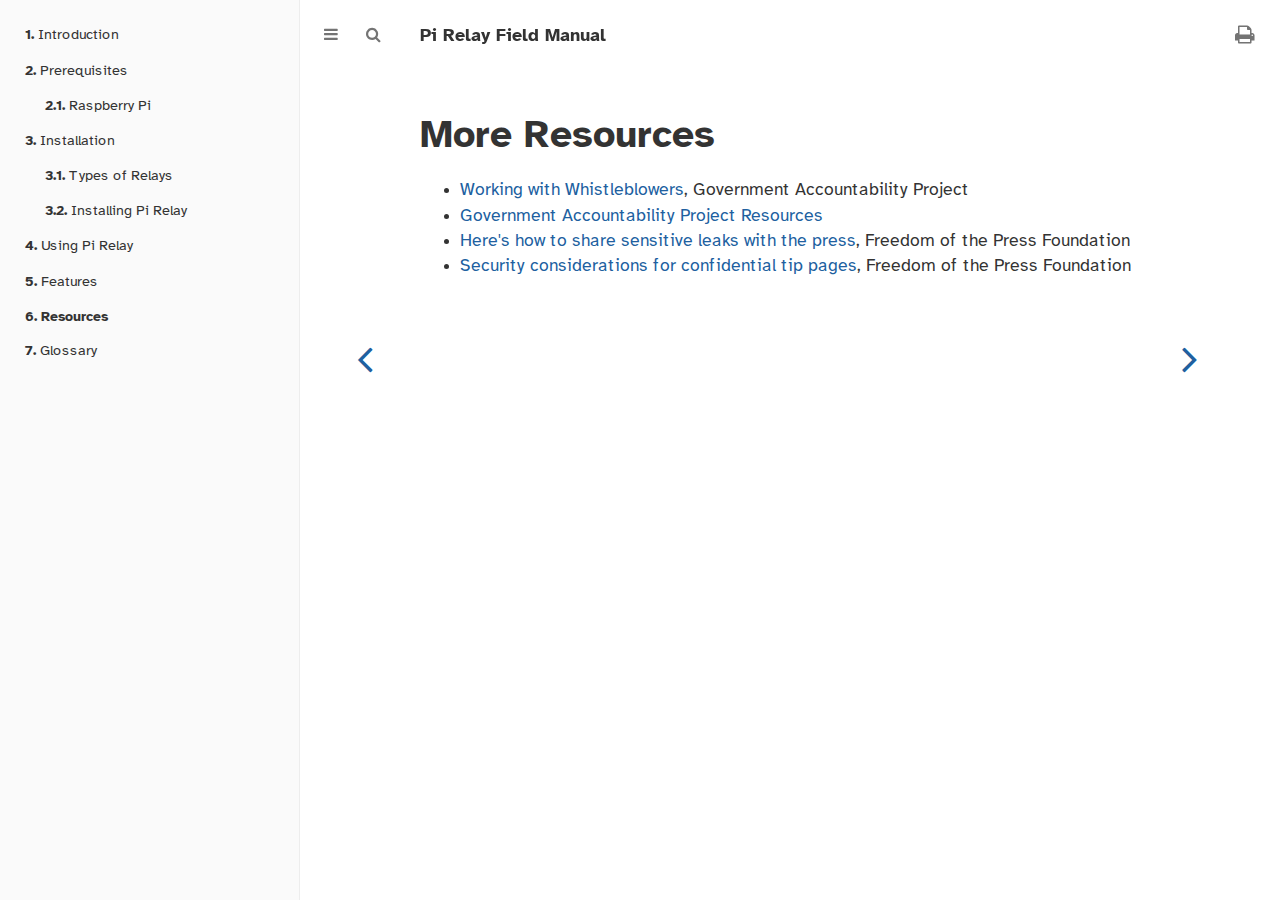
<file: book/resources/index.html>
<!DOCTYPE HTML>
<html lang="en" class="sidebar-visible no-js light">
    <head>
        <!-- Book generated using mdBook -->
        <meta charset="UTF-8">
        <title>Resources - Pi Relay Field Manual</title>


        <!-- Custom HTML head -->
        
        <meta name="description" content="">
        <meta name="viewport" content="width=device-width, initial-scale=1">
        <meta name="theme-color" content="#ffffff" />

        <link rel="icon" href="../favicon.svg">
        <link rel="shortcut icon" href="../favicon.png">
        <link rel="stylesheet" href="../css/variables.css">
        <link rel="stylesheet" href="../css/general.css">
        <link rel="stylesheet" href="../css/chrome.css">
        <link rel="stylesheet" href="../css/print.css" media="print">

        <!-- Fonts -->
        <link rel="stylesheet" href="../FontAwesome/css/font-awesome.css">
        <link rel="stylesheet" href="../fonts/fonts.css">

        <!-- Highlight.js Stylesheets -->
        <link rel="stylesheet" href="../highlight.css">
        <link rel="stylesheet" href="../tomorrow-night.css">
        <link rel="stylesheet" href="../ayu-highlight.css">

        <!-- Custom theme stylesheets -->
        <link rel="stylesheet" href="../theme/custom.css">
        <link rel="stylesheet" href="../theme/fonts/sans/Atkinson-Hyperlegible-Regular.woff2">
        <link rel="stylesheet" href="../theme/fonts/sans/Atkinson-Hyperlegible-Regular.woff">
        <link rel="stylesheet" href="../theme/fonts/sans/Atkinson-Hyperlegible-Bold.woff2">
        <link rel="stylesheet" href="../theme/fonts/sans/Atkinson-Hyperlegible-Bold.woff">

    </head>
    <body>
    <div id="body-container">
        <!-- Provide site root to javascript -->
        <script>
            var path_to_root = "../";
            var default_theme = window.matchMedia("(prefers-color-scheme: dark)").matches ? "navy" : "light";
        </script>

        <!-- Work around some values being stored in localStorage wrapped in quotes -->
        <script>
            try {
                var theme = localStorage.getItem('mdbook-theme');
                var sidebar = localStorage.getItem('mdbook-sidebar');

                if (theme.startsWith('"') && theme.endsWith('"')) {
                    localStorage.setItem('mdbook-theme', theme.slice(1, theme.length - 1));
                }

                if (sidebar.startsWith('"') && sidebar.endsWith('"')) {
                    localStorage.setItem('mdbook-sidebar', sidebar.slice(1, sidebar.length - 1));
                }
            } catch (e) { }
        </script>

        <!-- Set the theme before any content is loaded, prevents flash -->
        <script>
            var theme;
            try { theme = localStorage.getItem('mdbook-theme'); } catch(e) { }
            if (theme === null || theme === undefined) { theme = default_theme; }
            var html = document.querySelector('html');
            html.classList.remove('no-js')
            html.classList.remove('light')
            html.classList.add(theme);
            html.classList.add('js');
        </script>

        <!-- Hide / unhide sidebar before it is displayed -->
        <script>
            var html = document.querySelector('html');
            var sidebar = null;
            if (document.body.clientWidth >= 1080) {
                try { sidebar = localStorage.getItem('mdbook-sidebar'); } catch(e) { }
                sidebar = sidebar || 'visible';
            } else {
                sidebar = 'hidden';
            }
            html.classList.remove('sidebar-visible');
            html.classList.add("sidebar-" + sidebar);
        </script>

        <nav id="sidebar" class="sidebar" aria-label="Table of contents">
            <div class="sidebar-scrollbox">
                <ol class="chapter"><li class="chapter-item expanded "><a href="../intro.html"><strong aria-hidden="true">1.</strong> Introduction</a></li><li class="chapter-item expanded "><a href="../prereqs/index.html"><strong aria-hidden="true">2.</strong> Prerequisites</a></li><li><ol class="section"><li class="chapter-item expanded "><a href="../prereqs/raspberrypi.html"><strong aria-hidden="true">2.1.</strong> Raspberry Pi</a></li></ol></li><li class="chapter-item expanded "><a href="../installation/index.html"><strong aria-hidden="true">3.</strong> Installation</a></li><li><ol class="section"><li class="chapter-item expanded "><a href="../installation/relay-types.html"><strong aria-hidden="true">3.1.</strong> Types of Relays</a></li><li class="chapter-item expanded "><a href="../installation/installing.html"><strong aria-hidden="true">3.2.</strong> Installing Pi Relay</a></li></ol></li><li class="chapter-item expanded "><a href="../usage/index.html"><strong aria-hidden="true">4.</strong> Using Pi Relay</a></li><li class="chapter-item expanded "><a href="../features/index.html"><strong aria-hidden="true">5.</strong> Features</a></li><li class="chapter-item expanded "><a href="../resources/index.html" class="active"><strong aria-hidden="true">6.</strong> Resources</a></li><li class="chapter-item expanded "><a href="../glossary.html"><strong aria-hidden="true">7.</strong> Glossary</a></li></ol>
            </div>
            <div id="sidebar-resize-handle" class="sidebar-resize-handle"></div>
        </nav>

        <!-- Track and set sidebar scroll position -->
        <script>
            var sidebarScrollbox = document.querySelector('#sidebar .sidebar-scrollbox');
            sidebarScrollbox.addEventListener('click', function(e) {
                if (e.target.tagName === 'A') {
                    sessionStorage.setItem('sidebar-scroll', sidebarScrollbox.scrollTop);
                }
            }, { passive: true });
            var sidebarScrollTop = sessionStorage.getItem('sidebar-scroll');
            sessionStorage.removeItem('sidebar-scroll');
            if (sidebarScrollTop) {
                // preserve sidebar scroll position when navigating via links within sidebar
                sidebarScrollbox.scrollTop = sidebarScrollTop;
            } else {
                // scroll sidebar to current active section when navigating via "next/previous chapter" buttons
                var activeSection = document.querySelector('#sidebar .active');
                if (activeSection) {
                    activeSection.scrollIntoView({ block: 'center' });
                }
            }
        </script>

        <div id="page-wrapper" class="page-wrapper">

            <div class="page">
                                <div id="menu-bar-hover-placeholder"></div>
                <div id="menu-bar" class="menu-bar sticky">
                    <div class="left-buttons">
                        <button id="sidebar-toggle" class="icon-button" type="button" title="Toggle Table of Contents" aria-label="Toggle Table of Contents" aria-controls="sidebar">
                            <i class="fa fa-bars"></i>
                        </button>
                        <button id="theme-toggle" class="icon-button" type="button" title="Change theme" aria-label="Change theme" aria-haspopup="true" aria-expanded="false" aria-controls="theme-list">
                            <i class="fa fa-paint-brush"></i>
                        </button>
                        <ul id="theme-list" class="theme-popup" aria-label="Themes" role="menu">
                            <li role="none"><button role="menuitem" class="theme" id="light">Light</button></li>
                            <li role="none"><button role="menuitem" class="theme" id="rust">Rust</button></li>
                            <li role="none"><button role="menuitem" class="theme" id="coal">Coal</button></li>
                            <li role="none"><button role="menuitem" class="theme" id="navy">Navy</button></li>
                            <li role="none"><button role="menuitem" class="theme" id="ayu">Ayu</button></li>
                        </ul>
                        <button id="search-toggle" class="icon-button" type="button" title="Search. (Shortkey: s)" aria-label="Toggle Searchbar" aria-expanded="false" aria-keyshortcuts="S" aria-controls="searchbar">
                            <i class="fa fa-search"></i>
                        </button>
                    </div>

                    <h1 class="menu-title">Pi Relay Field Manual</h1>

                    <div class="right-buttons">
                        <a href="../print.html" title="Print this book" aria-label="Print this book">
                            <i id="print-button" class="fa fa-print"></i>
                        </a>

                    </div>
                </div>

                <div id="search-wrapper" class="hidden">
                    <form id="searchbar-outer" class="searchbar-outer">
                        <input type="search" id="searchbar" name="searchbar" placeholder="Search this book ..." aria-controls="searchresults-outer" aria-describedby="searchresults-header">
                    </form>
                    <div id="searchresults-outer" class="searchresults-outer hidden">
                        <div id="searchresults-header" class="searchresults-header"></div>
                        <ul id="searchresults">
                        </ul>
                    </div>
                </div>

                <!-- Apply ARIA attributes after the sidebar and the sidebar toggle button are added to the DOM -->
                <script>
                    document.getElementById('sidebar-toggle').setAttribute('aria-expanded', sidebar === 'visible');
                    document.getElementById('sidebar').setAttribute('aria-hidden', sidebar !== 'visible');
                    Array.from(document.querySelectorAll('#sidebar a')).forEach(function(link) {
                        link.setAttribute('tabIndex', sidebar === 'visible' ? 0 : -1);
                    });
                </script>

                <div id="content" class="content">
                    <main>
                        <h1 id="more-resources"><a class="header" href="#more-resources">More Resources</a></h1>
<ul>
<li><a href="https://whistleblower.org/wp-content/uploads/2020/01/WhistleblowingJournalismGuide.pdf">Working with Whistleblowers</a>, Government Accountability Project</li>
<li><a href="https://whistleblower.org/resources/">Government Accountability Project Resources</a></li>
<li><a href="https://freedom.press/news/sharing-sensitive-leaks-press/">Here's how to share sensitive leaks with the press</a>, Freedom of the Press Foundation</li>
<li><a href="https://freedom.press/training/blog/security-confidential-tip-pages">Security considerations for confidential tip pages</a>, Freedom of the Press Foundation</li>
</ul>

                    </main>

                    <nav class="nav-wrapper" aria-label="Page navigation">
                        <!-- Mobile navigation buttons -->
                            <a rel="prev" href="../features/index.html" class="mobile-nav-chapters previous" title="Previous chapter" aria-label="Previous chapter" aria-keyshortcuts="Left">
                                <i class="fa fa-angle-left"></i>
                            </a>

                            <a rel="next" href="../glossary.html" class="mobile-nav-chapters next" title="Next chapter" aria-label="Next chapter" aria-keyshortcuts="Right">
                                <i class="fa fa-angle-right"></i>
                            </a>

                        <div style="clear: both"></div>
                    </nav>
                </div>
            </div>

            <nav class="nav-wide-wrapper" aria-label="Page navigation">
                    <a rel="prev" href="../features/index.html" class="nav-chapters previous" title="Previous chapter" aria-label="Previous chapter" aria-keyshortcuts="Left">
                        <i class="fa fa-angle-left"></i>
                    </a>

                    <a rel="next" href="../glossary.html" class="nav-chapters next" title="Next chapter" aria-label="Next chapter" aria-keyshortcuts="Right">
                        <i class="fa fa-angle-right"></i>
                    </a>
            </nav>

        </div>




        <script>
            window.playground_copyable = true;
        </script>


        <script src="../elasticlunr.min.js"></script>
        <script src="../mark.min.js"></script>
        <script src="../searcher.js"></script>

        <script src="../clipboard.min.js"></script>
        <script src="../highlight.js"></script>
        <script src="../book.js"></script>

        <!-- Custom JS scripts -->


    </div>
    </body>
</html>
</file>
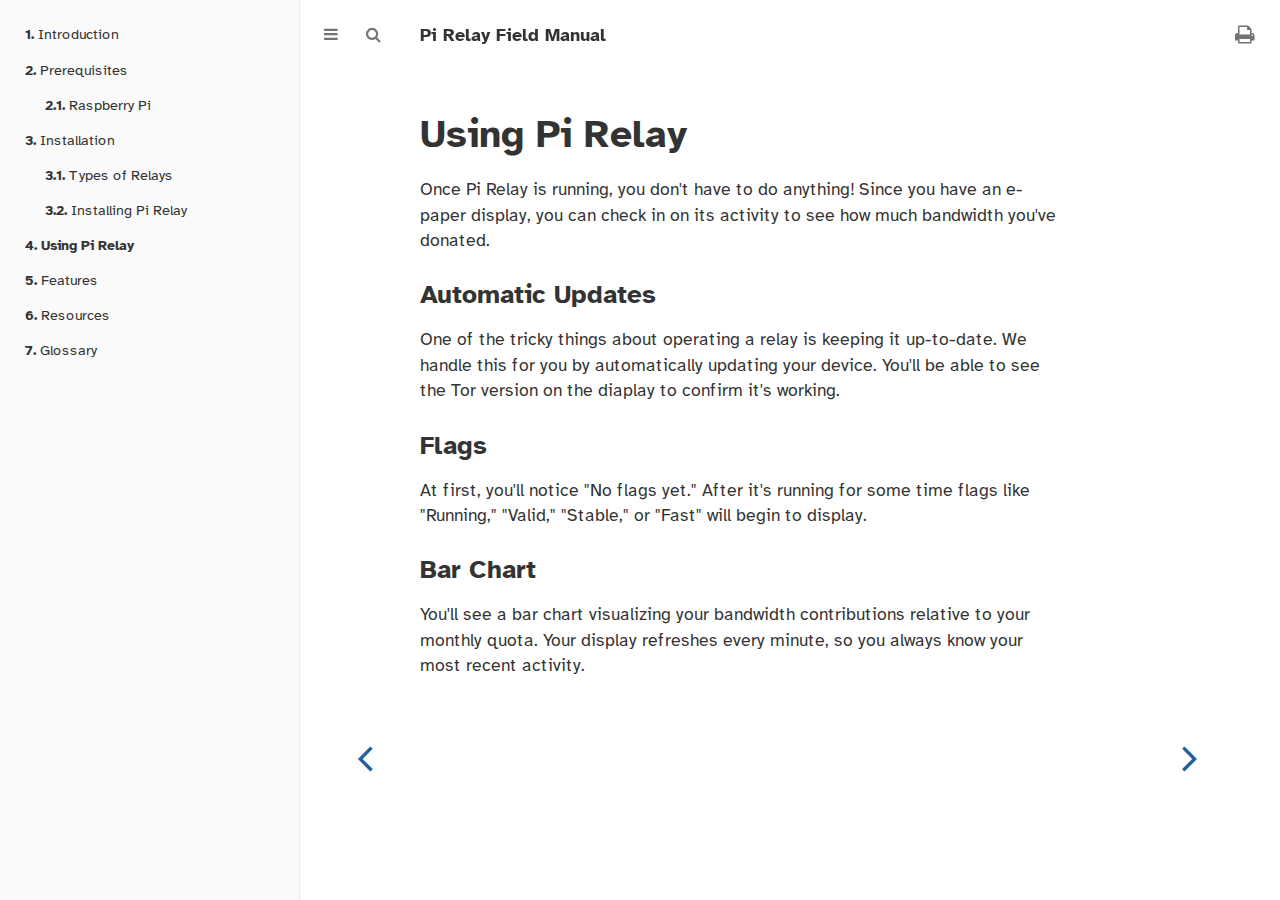
<file: book/usage/index.html>
<!DOCTYPE HTML>
<html lang="en" class="sidebar-visible no-js light">
    <head>
        <!-- Book generated using mdBook -->
        <meta charset="UTF-8">
        <title>Using Pi Relay - Pi Relay Field Manual</title>


        <!-- Custom HTML head -->
        
        <meta name="description" content="">
        <meta name="viewport" content="width=device-width, initial-scale=1">
        <meta name="theme-color" content="#ffffff" />

        <link rel="icon" href="../favicon.svg">
        <link rel="shortcut icon" href="../favicon.png">
        <link rel="stylesheet" href="../css/variables.css">
        <link rel="stylesheet" href="../css/general.css">
        <link rel="stylesheet" href="../css/chrome.css">
        <link rel="stylesheet" href="../css/print.css" media="print">

        <!-- Fonts -->
        <link rel="stylesheet" href="../FontAwesome/css/font-awesome.css">
        <link rel="stylesheet" href="../fonts/fonts.css">

        <!-- Highlight.js Stylesheets -->
        <link rel="stylesheet" href="../highlight.css">
        <link rel="stylesheet" href="../tomorrow-night.css">
        <link rel="stylesheet" href="../ayu-highlight.css">

        <!-- Custom theme stylesheets -->
        <link rel="stylesheet" href="../theme/custom.css">
        <link rel="stylesheet" href="../theme/fonts/sans/Atkinson-Hyperlegible-Regular.woff2">
        <link rel="stylesheet" href="../theme/fonts/sans/Atkinson-Hyperlegible-Regular.woff">
        <link rel="stylesheet" href="../theme/fonts/sans/Atkinson-Hyperlegible-Bold.woff2">
        <link rel="stylesheet" href="../theme/fonts/sans/Atkinson-Hyperlegible-Bold.woff">

    </head>
    <body>
    <div id="body-container">
        <!-- Provide site root to javascript -->
        <script>
            var path_to_root = "../";
            var default_theme = window.matchMedia("(prefers-color-scheme: dark)").matches ? "navy" : "light";
        </script>

        <!-- Work around some values being stored in localStorage wrapped in quotes -->
        <script>
            try {
                var theme = localStorage.getItem('mdbook-theme');
                var sidebar = localStorage.getItem('mdbook-sidebar');

                if (theme.startsWith('"') && theme.endsWith('"')) {
                    localStorage.setItem('mdbook-theme', theme.slice(1, theme.length - 1));
                }

                if (sidebar.startsWith('"') && sidebar.endsWith('"')) {
                    localStorage.setItem('mdbook-sidebar', sidebar.slice(1, sidebar.length - 1));
                }
            } catch (e) { }
        </script>

        <!-- Set the theme before any content is loaded, prevents flash -->
        <script>
            var theme;
            try { theme = localStorage.getItem('mdbook-theme'); } catch(e) { }
            if (theme === null || theme === undefined) { theme = default_theme; }
            var html = document.querySelector('html');
            html.classList.remove('no-js')
            html.classList.remove('light')
            html.classList.add(theme);
            html.classList.add('js');
        </script>

        <!-- Hide / unhide sidebar before it is displayed -->
        <script>
            var html = document.querySelector('html');
            var sidebar = null;
            if (document.body.clientWidth >= 1080) {
                try { sidebar = localStorage.getItem('mdbook-sidebar'); } catch(e) { }
                sidebar = sidebar || 'visible';
            } else {
                sidebar = 'hidden';
            }
            html.classList.remove('sidebar-visible');
            html.classList.add("sidebar-" + sidebar);
        </script>

        <nav id="sidebar" class="sidebar" aria-label="Table of contents">
            <div class="sidebar-scrollbox">
                <ol class="chapter"><li class="chapter-item expanded "><a href="../intro.html"><strong aria-hidden="true">1.</strong> Introduction</a></li><li class="chapter-item expanded "><a href="../prereqs/index.html"><strong aria-hidden="true">2.</strong> Prerequisites</a></li><li><ol class="section"><li class="chapter-item expanded "><a href="../prereqs/raspberrypi.html"><strong aria-hidden="true">2.1.</strong> Raspberry Pi</a></li></ol></li><li class="chapter-item expanded "><a href="../installation/index.html"><strong aria-hidden="true">3.</strong> Installation</a></li><li><ol class="section"><li class="chapter-item expanded "><a href="../installation/relay-types.html"><strong aria-hidden="true">3.1.</strong> Types of Relays</a></li><li class="chapter-item expanded "><a href="../installation/installing.html"><strong aria-hidden="true">3.2.</strong> Installing Pi Relay</a></li></ol></li><li class="chapter-item expanded "><a href="../usage/index.html" class="active"><strong aria-hidden="true">4.</strong> Using Pi Relay</a></li><li class="chapter-item expanded "><a href="../features/index.html"><strong aria-hidden="true">5.</strong> Features</a></li><li class="chapter-item expanded "><a href="../resources/index.html"><strong aria-hidden="true">6.</strong> Resources</a></li><li class="chapter-item expanded "><a href="../glossary.html"><strong aria-hidden="true">7.</strong> Glossary</a></li></ol>
            </div>
            <div id="sidebar-resize-handle" class="sidebar-resize-handle"></div>
        </nav>

        <!-- Track and set sidebar scroll position -->
        <script>
            var sidebarScrollbox = document.querySelector('#sidebar .sidebar-scrollbox');
            sidebarScrollbox.addEventListener('click', function(e) {
                if (e.target.tagName === 'A') {
                    sessionStorage.setItem('sidebar-scroll', sidebarScrollbox.scrollTop);
                }
            }, { passive: true });
            var sidebarScrollTop = sessionStorage.getItem('sidebar-scroll');
            sessionStorage.removeItem('sidebar-scroll');
            if (sidebarScrollTop) {
                // preserve sidebar scroll position when navigating via links within sidebar
                sidebarScrollbox.scrollTop = sidebarScrollTop;
            } else {
                // scroll sidebar to current active section when navigating via "next/previous chapter" buttons
                var activeSection = document.querySelector('#sidebar .active');
                if (activeSection) {
                    activeSection.scrollIntoView({ block: 'center' });
                }
            }
        </script>

        <div id="page-wrapper" class="page-wrapper">

            <div class="page">
                                <div id="menu-bar-hover-placeholder"></div>
                <div id="menu-bar" class="menu-bar sticky">
                    <div class="left-buttons">
                        <button id="sidebar-toggle" class="icon-button" type="button" title="Toggle Table of Contents" aria-label="Toggle Table of Contents" aria-controls="sidebar">
                            <i class="fa fa-bars"></i>
                        </button>
                        <button id="theme-toggle" class="icon-button" type="button" title="Change theme" aria-label="Change theme" aria-haspopup="true" aria-expanded="false" aria-controls="theme-list">
                            <i class="fa fa-paint-brush"></i>
                        </button>
                        <ul id="theme-list" class="theme-popup" aria-label="Themes" role="menu">
                            <li role="none"><button role="menuitem" class="theme" id="light">Light</button></li>
                            <li role="none"><button role="menuitem" class="theme" id="rust">Rust</button></li>
                            <li role="none"><button role="menuitem" class="theme" id="coal">Coal</button></li>
                            <li role="none"><button role="menuitem" class="theme" id="navy">Navy</button></li>
                            <li role="none"><button role="menuitem" class="theme" id="ayu">Ayu</button></li>
                        </ul>
                        <button id="search-toggle" class="icon-button" type="button" title="Search. (Shortkey: s)" aria-label="Toggle Searchbar" aria-expanded="false" aria-keyshortcuts="S" aria-controls="searchbar">
                            <i class="fa fa-search"></i>
                        </button>
                    </div>

                    <h1 class="menu-title">Pi Relay Field Manual</h1>

                    <div class="right-buttons">
                        <a href="../print.html" title="Print this book" aria-label="Print this book">
                            <i id="print-button" class="fa fa-print"></i>
                        </a>

                    </div>
                </div>

                <div id="search-wrapper" class="hidden">
                    <form id="searchbar-outer" class="searchbar-outer">
                        <input type="search" id="searchbar" name="searchbar" placeholder="Search this book ..." aria-controls="searchresults-outer" aria-describedby="searchresults-header">
                    </form>
                    <div id="searchresults-outer" class="searchresults-outer hidden">
                        <div id="searchresults-header" class="searchresults-header"></div>
                        <ul id="searchresults">
                        </ul>
                    </div>
                </div>

                <!-- Apply ARIA attributes after the sidebar and the sidebar toggle button are added to the DOM -->
                <script>
                    document.getElementById('sidebar-toggle').setAttribute('aria-expanded', sidebar === 'visible');
                    document.getElementById('sidebar').setAttribute('aria-hidden', sidebar !== 'visible');
                    Array.from(document.querySelectorAll('#sidebar a')).forEach(function(link) {
                        link.setAttribute('tabIndex', sidebar === 'visible' ? 0 : -1);
                    });
                </script>

                <div id="content" class="content">
                    <main>
                        <h1 id="using-pi-relay"><a class="header" href="#using-pi-relay">Using Pi Relay</a></h1>
<p>Once Pi Relay is running, you don't have to do anything! Since you have an e-paper display, you can check in on its activity to see how much bandwidth you've donated.</p>
<h2 id="automatic-updates"><a class="header" href="#automatic-updates">Automatic Updates</a></h2>
<p>One of the tricky things about operating a relay is keeping it up-to-date. We handle this for you by automatically updating your device. You'll be able to see the Tor version on the diaplay to confirm it's working.</p>
<h2 id="flags"><a class="header" href="#flags">Flags</a></h2>
<p>At first, you'll notice &quot;No flags yet.&quot; After it's running for some time flags like &quot;Running,&quot; &quot;Valid,&quot; &quot;Stable,&quot; or &quot;Fast&quot; will begin to display. </p>
<h2 id="bar-chart"><a class="header" href="#bar-chart">Bar Chart</a></h2>
<p>You'll see a bar chart visualizing your bandwidth contributions relative to your monthly quota. Your display refreshes every minute, so you always know your most recent activity.</p>

                    </main>

                    <nav class="nav-wrapper" aria-label="Page navigation">
                        <!-- Mobile navigation buttons -->
                            <a rel="prev" href="../installation/installing.html" class="mobile-nav-chapters previous" title="Previous chapter" aria-label="Previous chapter" aria-keyshortcuts="Left">
                                <i class="fa fa-angle-left"></i>
                            </a>

                            <a rel="next" href="../features/index.html" class="mobile-nav-chapters next" title="Next chapter" aria-label="Next chapter" aria-keyshortcuts="Right">
                                <i class="fa fa-angle-right"></i>
                            </a>

                        <div style="clear: both"></div>
                    </nav>
                </div>
            </div>

            <nav class="nav-wide-wrapper" aria-label="Page navigation">
                    <a rel="prev" href="../installation/installing.html" class="nav-chapters previous" title="Previous chapter" aria-label="Previous chapter" aria-keyshortcuts="Left">
                        <i class="fa fa-angle-left"></i>
                    </a>

                    <a rel="next" href="../features/index.html" class="nav-chapters next" title="Next chapter" aria-label="Next chapter" aria-keyshortcuts="Right">
                        <i class="fa fa-angle-right"></i>
                    </a>
            </nav>

        </div>




        <script>
            window.playground_copyable = true;
        </script>


        <script src="../elasticlunr.min.js"></script>
        <script src="../mark.min.js"></script>
        <script src="../searcher.js"></script>

        <script src="../clipboard.min.js"></script>
        <script src="../highlight.js"></script>
        <script src="../book.js"></script>

        <!-- Custom JS scripts -->


    </div>
    </body>
</html>
</file>
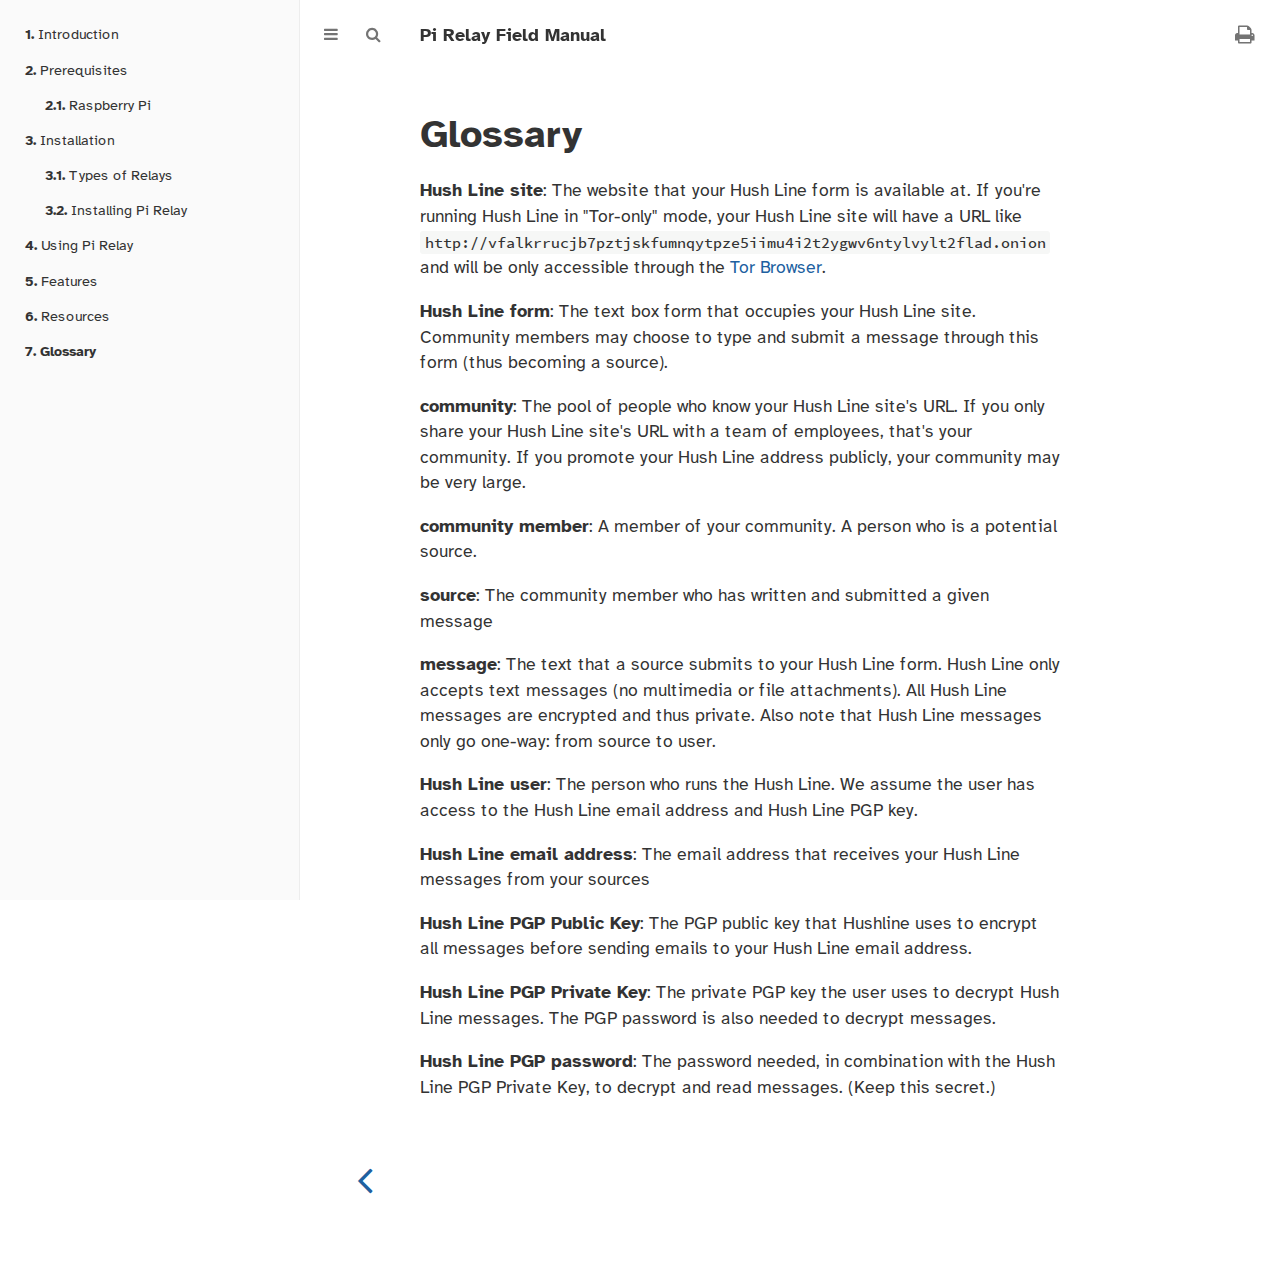
<file: book/glossary.html>
<!DOCTYPE HTML>
<html lang="en" class="sidebar-visible no-js light">
    <head>
        <!-- Book generated using mdBook -->
        <meta charset="UTF-8">
        <title>Glossary - Pi Relay Field Manual</title>


        <!-- Custom HTML head -->
        
        <meta name="description" content="">
        <meta name="viewport" content="width=device-width, initial-scale=1">
        <meta name="theme-color" content="#ffffff" />

        <link rel="icon" href="favicon.svg">
        <link rel="shortcut icon" href="favicon.png">
        <link rel="stylesheet" href="css/variables.css">
        <link rel="stylesheet" href="css/general.css">
        <link rel="stylesheet" href="css/chrome.css">
        <link rel="stylesheet" href="css/print.css" media="print">

        <!-- Fonts -->
        <link rel="stylesheet" href="FontAwesome/css/font-awesome.css">
        <link rel="stylesheet" href="fonts/fonts.css">

        <!-- Highlight.js Stylesheets -->
        <link rel="stylesheet" href="highlight.css">
        <link rel="stylesheet" href="tomorrow-night.css">
        <link rel="stylesheet" href="ayu-highlight.css">

        <!-- Custom theme stylesheets -->
        <link rel="stylesheet" href="theme/custom.css">
        <link rel="stylesheet" href="theme/fonts/sans/Atkinson-Hyperlegible-Regular.woff2">
        <link rel="stylesheet" href="theme/fonts/sans/Atkinson-Hyperlegible-Regular.woff">
        <link rel="stylesheet" href="theme/fonts/sans/Atkinson-Hyperlegible-Bold.woff2">
        <link rel="stylesheet" href="theme/fonts/sans/Atkinson-Hyperlegible-Bold.woff">

    </head>
    <body>
    <div id="body-container">
        <!-- Provide site root to javascript -->
        <script>
            var path_to_root = "";
            var default_theme = window.matchMedia("(prefers-color-scheme: dark)").matches ? "navy" : "light";
        </script>

        <!-- Work around some values being stored in localStorage wrapped in quotes -->
        <script>
            try {
                var theme = localStorage.getItem('mdbook-theme');
                var sidebar = localStorage.getItem('mdbook-sidebar');

                if (theme.startsWith('"') && theme.endsWith('"')) {
                    localStorage.setItem('mdbook-theme', theme.slice(1, theme.length - 1));
                }

                if (sidebar.startsWith('"') && sidebar.endsWith('"')) {
                    localStorage.setItem('mdbook-sidebar', sidebar.slice(1, sidebar.length - 1));
                }
            } catch (e) { }
        </script>

        <!-- Set the theme before any content is loaded, prevents flash -->
        <script>
            var theme;
            try { theme = localStorage.getItem('mdbook-theme'); } catch(e) { }
            if (theme === null || theme === undefined) { theme = default_theme; }
            var html = document.querySelector('html');
            html.classList.remove('no-js')
            html.classList.remove('light')
            html.classList.add(theme);
            html.classList.add('js');
        </script>

        <!-- Hide / unhide sidebar before it is displayed -->
        <script>
            var html = document.querySelector('html');
            var sidebar = null;
            if (document.body.clientWidth >= 1080) {
                try { sidebar = localStorage.getItem('mdbook-sidebar'); } catch(e) { }
                sidebar = sidebar || 'visible';
            } else {
                sidebar = 'hidden';
            }
            html.classList.remove('sidebar-visible');
            html.classList.add("sidebar-" + sidebar);
        </script>

        <nav id="sidebar" class="sidebar" aria-label="Table of contents">
            <div class="sidebar-scrollbox">
                <ol class="chapter"><li class="chapter-item expanded "><a href="intro.html"><strong aria-hidden="true">1.</strong> Introduction</a></li><li class="chapter-item expanded "><a href="prereqs/index.html"><strong aria-hidden="true">2.</strong> Prerequisites</a></li><li><ol class="section"><li class="chapter-item expanded "><a href="prereqs/raspberrypi.html"><strong aria-hidden="true">2.1.</strong> Raspberry Pi</a></li></ol></li><li class="chapter-item expanded "><a href="installation/index.html"><strong aria-hidden="true">3.</strong> Installation</a></li><li><ol class="section"><li class="chapter-item expanded "><a href="installation/relay-types.html"><strong aria-hidden="true">3.1.</strong> Types of Relays</a></li><li class="chapter-item expanded "><a href="installation/installing.html"><strong aria-hidden="true">3.2.</strong> Installing Pi Relay</a></li></ol></li><li class="chapter-item expanded "><a href="usage/index.html"><strong aria-hidden="true">4.</strong> Using Pi Relay</a></li><li class="chapter-item expanded "><a href="features/index.html"><strong aria-hidden="true">5.</strong> Features</a></li><li class="chapter-item expanded "><a href="resources/index.html"><strong aria-hidden="true">6.</strong> Resources</a></li><li class="chapter-item expanded "><a href="glossary.html" class="active"><strong aria-hidden="true">7.</strong> Glossary</a></li></ol>
            </div>
            <div id="sidebar-resize-handle" class="sidebar-resize-handle"></div>
        </nav>

        <!-- Track and set sidebar scroll position -->
        <script>
            var sidebarScrollbox = document.querySelector('#sidebar .sidebar-scrollbox');
            sidebarScrollbox.addEventListener('click', function(e) {
                if (e.target.tagName === 'A') {
                    sessionStorage.setItem('sidebar-scroll', sidebarScrollbox.scrollTop);
                }
            }, { passive: true });
            var sidebarScrollTop = sessionStorage.getItem('sidebar-scroll');
            sessionStorage.removeItem('sidebar-scroll');
            if (sidebarScrollTop) {
                // preserve sidebar scroll position when navigating via links within sidebar
                sidebarScrollbox.scrollTop = sidebarScrollTop;
            } else {
                // scroll sidebar to current active section when navigating via "next/previous chapter" buttons
                var activeSection = document.querySelector('#sidebar .active');
                if (activeSection) {
                    activeSection.scrollIntoView({ block: 'center' });
                }
            }
        </script>

        <div id="page-wrapper" class="page-wrapper">

            <div class="page">
                                <div id="menu-bar-hover-placeholder"></div>
                <div id="menu-bar" class="menu-bar sticky">
                    <div class="left-buttons">
                        <button id="sidebar-toggle" class="icon-button" type="button" title="Toggle Table of Contents" aria-label="Toggle Table of Contents" aria-controls="sidebar">
                            <i class="fa fa-bars"></i>
                        </button>
                        <button id="theme-toggle" class="icon-button" type="button" title="Change theme" aria-label="Change theme" aria-haspopup="true" aria-expanded="false" aria-controls="theme-list">
                            <i class="fa fa-paint-brush"></i>
                        </button>
                        <ul id="theme-list" class="theme-popup" aria-label="Themes" role="menu">
                            <li role="none"><button role="menuitem" class="theme" id="light">Light</button></li>
                            <li role="none"><button role="menuitem" class="theme" id="rust">Rust</button></li>
                            <li role="none"><button role="menuitem" class="theme" id="coal">Coal</button></li>
                            <li role="none"><button role="menuitem" class="theme" id="navy">Navy</button></li>
                            <li role="none"><button role="menuitem" class="theme" id="ayu">Ayu</button></li>
                        </ul>
                        <button id="search-toggle" class="icon-button" type="button" title="Search. (Shortkey: s)" aria-label="Toggle Searchbar" aria-expanded="false" aria-keyshortcuts="S" aria-controls="searchbar">
                            <i class="fa fa-search"></i>
                        </button>
                    </div>

                    <h1 class="menu-title">Pi Relay Field Manual</h1>

                    <div class="right-buttons">
                        <a href="print.html" title="Print this book" aria-label="Print this book">
                            <i id="print-button" class="fa fa-print"></i>
                        </a>

                    </div>
                </div>

                <div id="search-wrapper" class="hidden">
                    <form id="searchbar-outer" class="searchbar-outer">
                        <input type="search" id="searchbar" name="searchbar" placeholder="Search this book ..." aria-controls="searchresults-outer" aria-describedby="searchresults-header">
                    </form>
                    <div id="searchresults-outer" class="searchresults-outer hidden">
                        <div id="searchresults-header" class="searchresults-header"></div>
                        <ul id="searchresults">
                        </ul>
                    </div>
                </div>

                <!-- Apply ARIA attributes after the sidebar and the sidebar toggle button are added to the DOM -->
                <script>
                    document.getElementById('sidebar-toggle').setAttribute('aria-expanded', sidebar === 'visible');
                    document.getElementById('sidebar').setAttribute('aria-hidden', sidebar !== 'visible');
                    Array.from(document.querySelectorAll('#sidebar a')).forEach(function(link) {
                        link.setAttribute('tabIndex', sidebar === 'visible' ? 0 : -1);
                    });
                </script>

                <div id="content" class="content">
                    <main>
                        <h1 id="glossary"><a class="header" href="#glossary">Glossary</a></h1>
<p><strong>Hush Line site</strong>: The website that your Hush Line form is available at. If you're running Hush Line in &quot;Tor-only&quot; mode, your Hush Line site will have a URL like <code>http://vfalkrrucjb7pztjskfumnqytpze5iimu4i2t2ygwv6ntylvylt2flad.onion</code> and will be only accessible through the <a href="https://torproject.org/download">Tor Browser</a>.</p>
<p><strong>Hush Line form</strong>: The text box form that occupies your Hush Line site. Community members may choose to type and submit a message through this form (thus becoming a source).</p>
<p><strong>community</strong>: The pool of people who know your Hush Line site's URL. If you only share your Hush Line site's URL with a team of employees, that's your community. If you promote your Hush Line address publicly, your community may be very large.</p>
<p><strong>community member</strong>: A member of your community. A person who is a potential source.</p>
<p><strong>source</strong>: The community member who has written and submitted a given message</p>
<p><strong>message</strong>: The text that a source submits to your Hush Line form. Hush Line only accepts text messages (no multimedia or file attachments). All Hush Line messages are encrypted and thus private. Also note that Hush Line messages only go one-way: from source to user.</p>
<p><strong>Hush Line user</strong>: The person who runs the Hush Line. We assume the user has access to the Hush Line email address and Hush Line PGP key.</p>
<p><strong>Hush Line email address</strong>: The email address that receives your Hush Line messages from your sources</p>
<p><strong>Hush Line PGP Public Key</strong>: The PGP public key that Hushline uses to encrypt all messages before sending emails to your Hush Line email address. </p>
<p><strong>Hush Line PGP Private Key</strong>: The private PGP key the user uses to decrypt Hush Line messages. The PGP password is also needed to decrypt messages.</p>
<p><strong>Hush Line PGP password</strong>: The password needed, in combination with the Hush Line PGP Private Key, to decrypt and read messages. (Keep this secret.)</p>

                    </main>

                    <nav class="nav-wrapper" aria-label="Page navigation">
                        <!-- Mobile navigation buttons -->
                            <a rel="prev" href="resources/index.html" class="mobile-nav-chapters previous" title="Previous chapter" aria-label="Previous chapter" aria-keyshortcuts="Left">
                                <i class="fa fa-angle-left"></i>
                            </a>


                        <div style="clear: both"></div>
                    </nav>
                </div>
            </div>

            <nav class="nav-wide-wrapper" aria-label="Page navigation">
                    <a rel="prev" href="resources/index.html" class="nav-chapters previous" title="Previous chapter" aria-label="Previous chapter" aria-keyshortcuts="Left">
                        <i class="fa fa-angle-left"></i>
                    </a>

            </nav>

        </div>




        <script>
            window.playground_copyable = true;
        </script>


        <script src="elasticlunr.min.js"></script>
        <script src="mark.min.js"></script>
        <script src="searcher.js"></script>

        <script src="clipboard.min.js"></script>
        <script src="highlight.js"></script>
        <script src="book.js"></script>

        <!-- Custom JS scripts -->


    </div>
    </body>
</html>
</file>
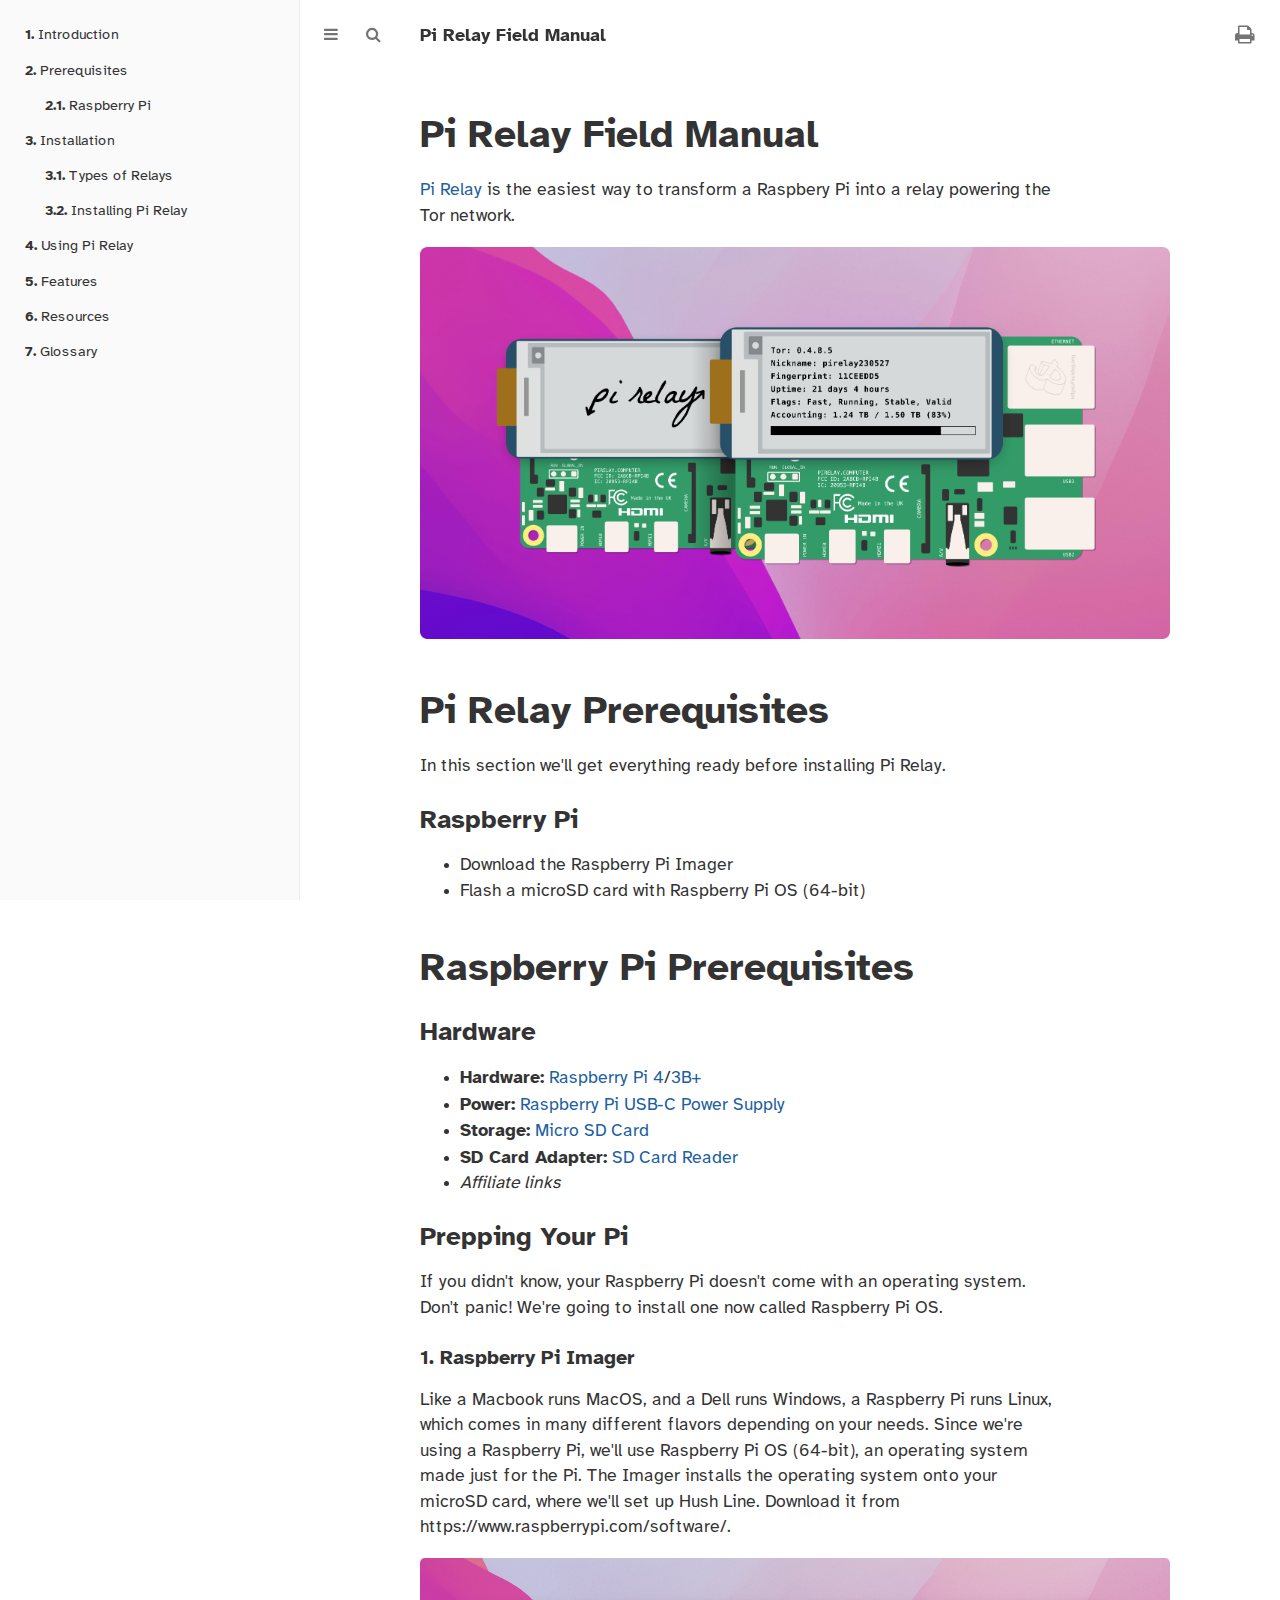
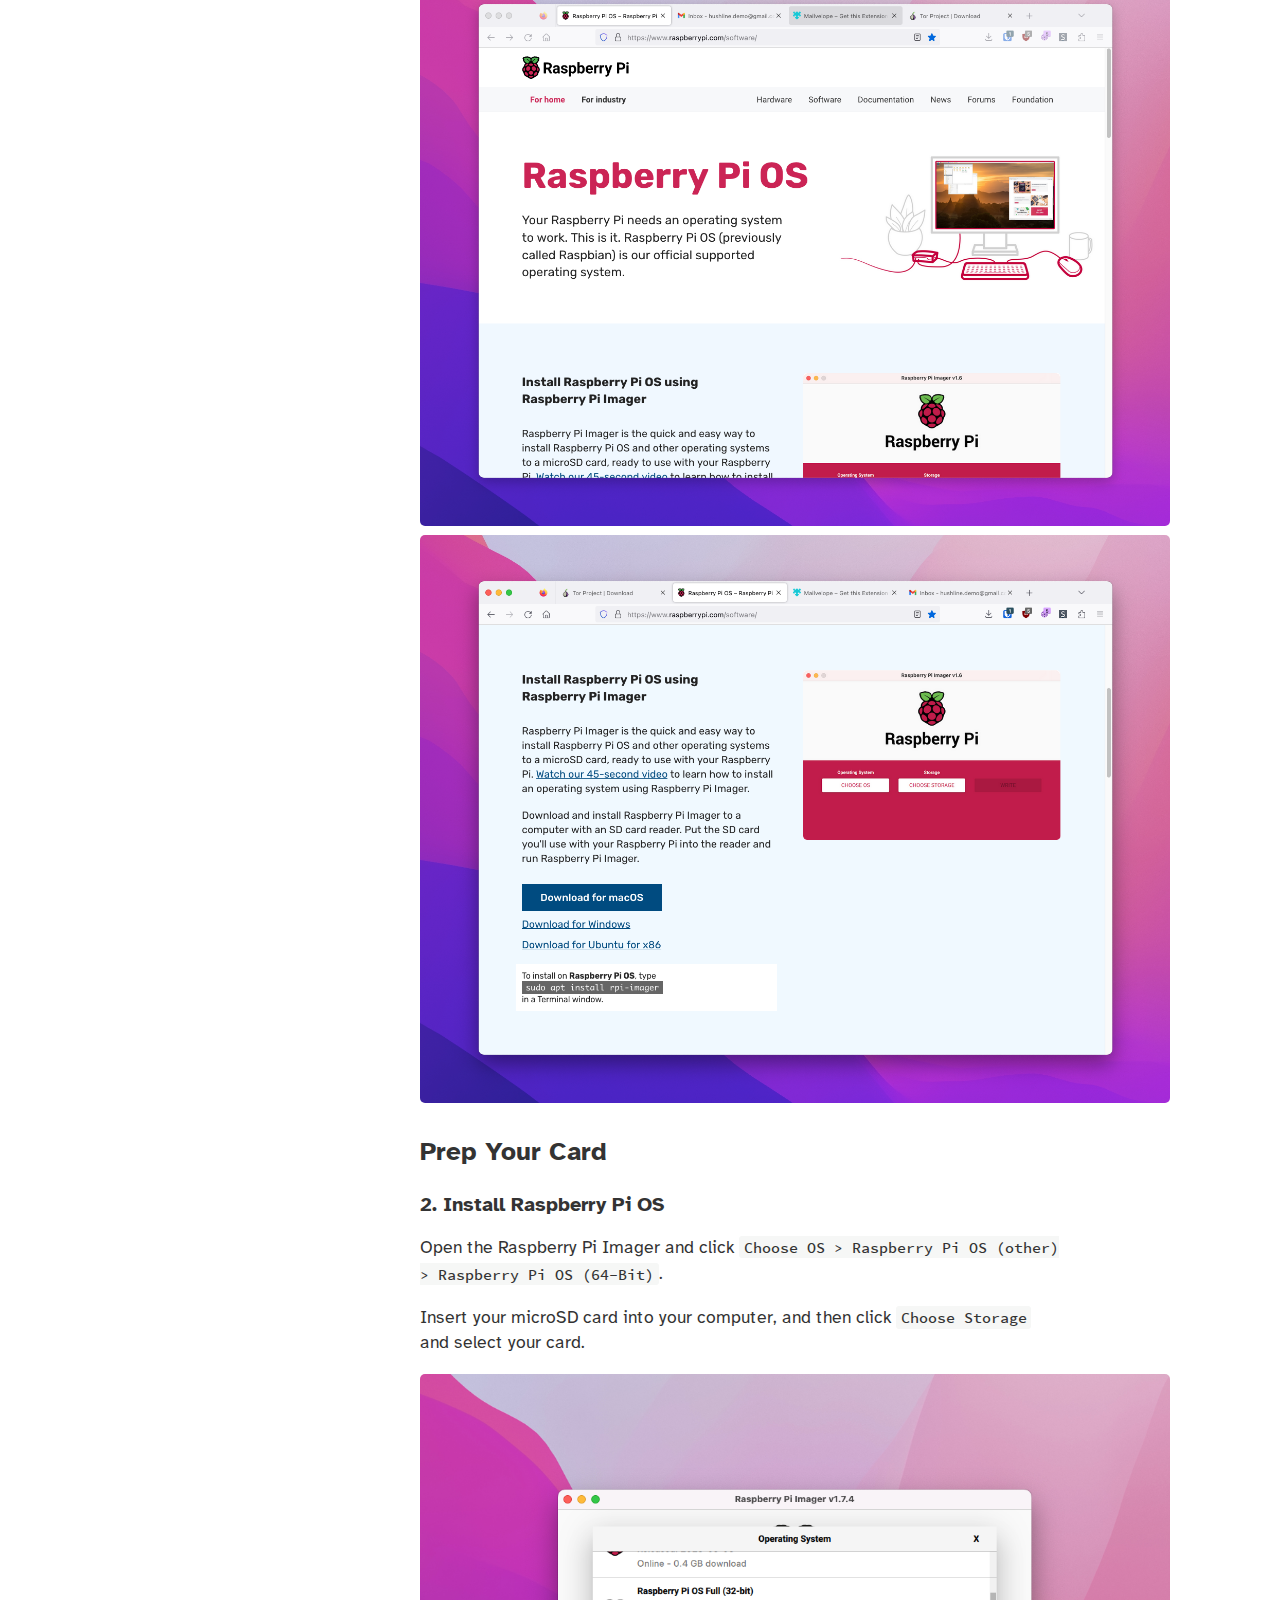
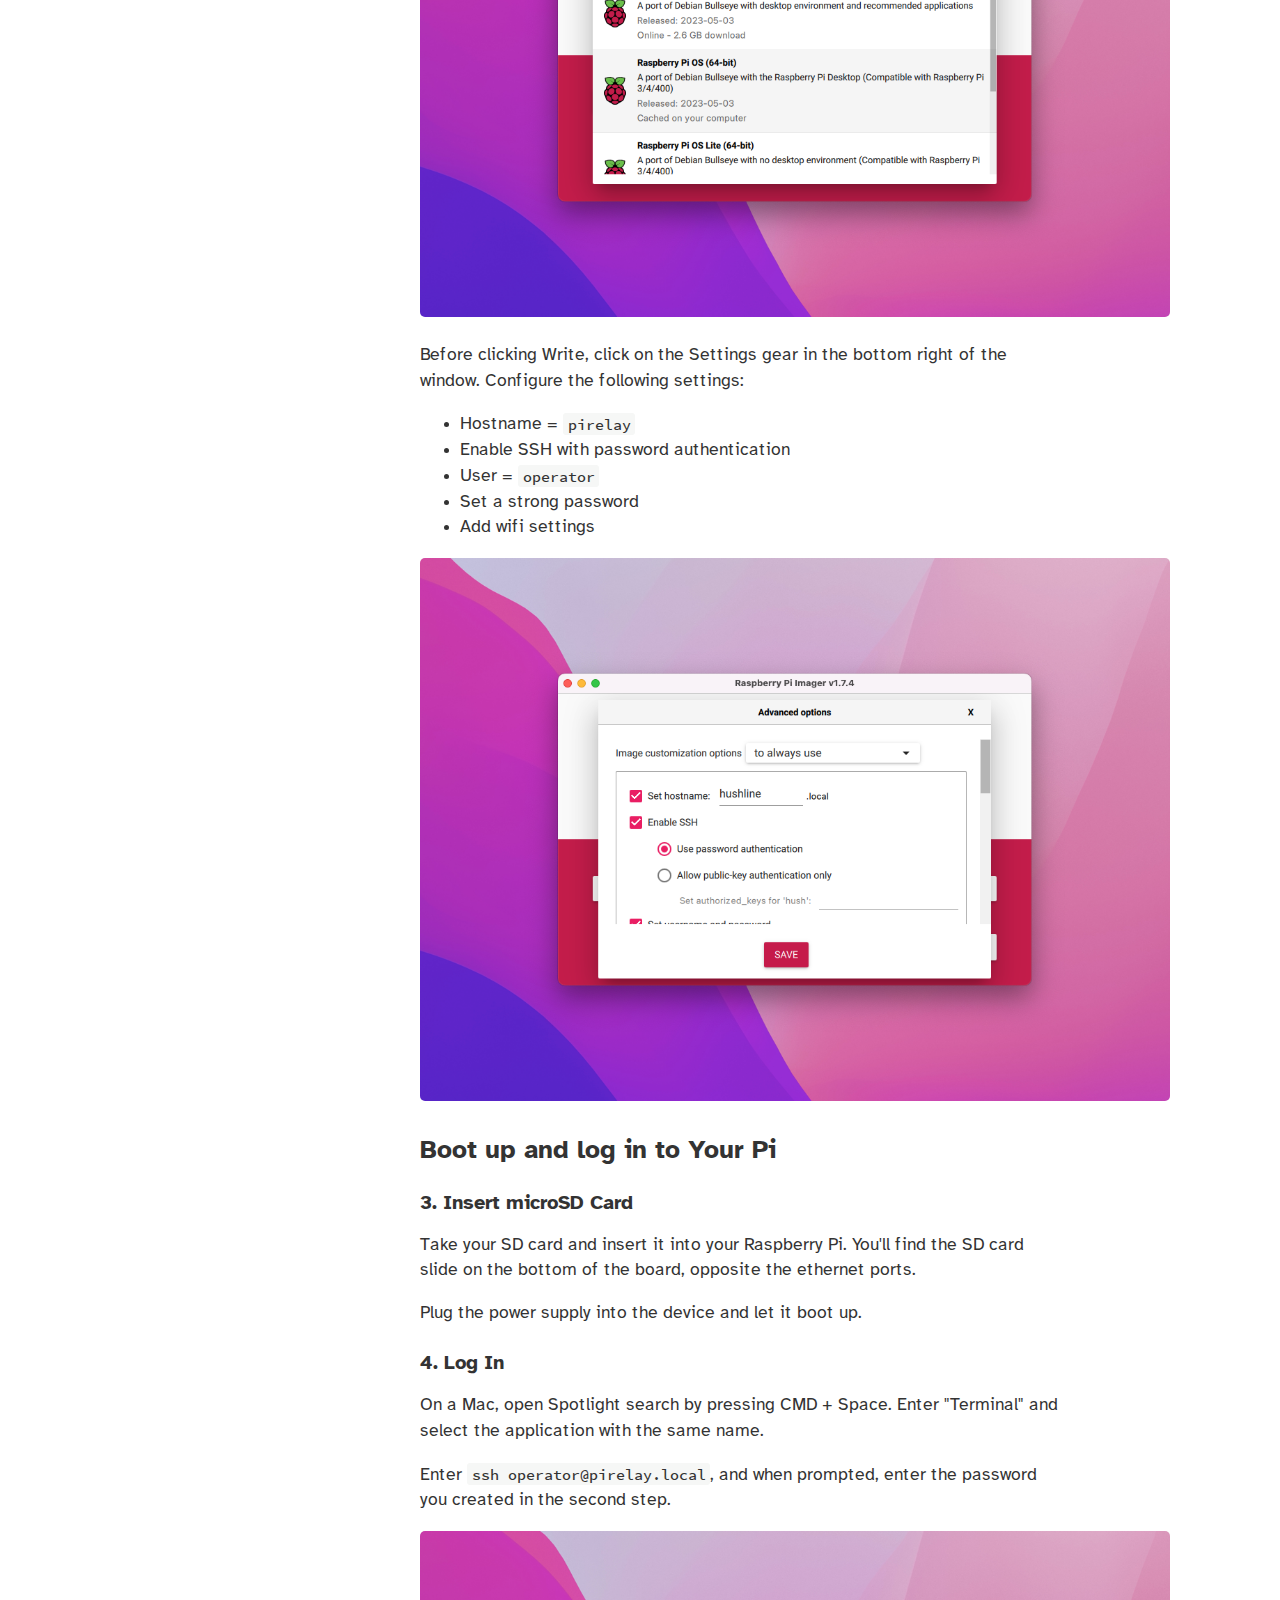
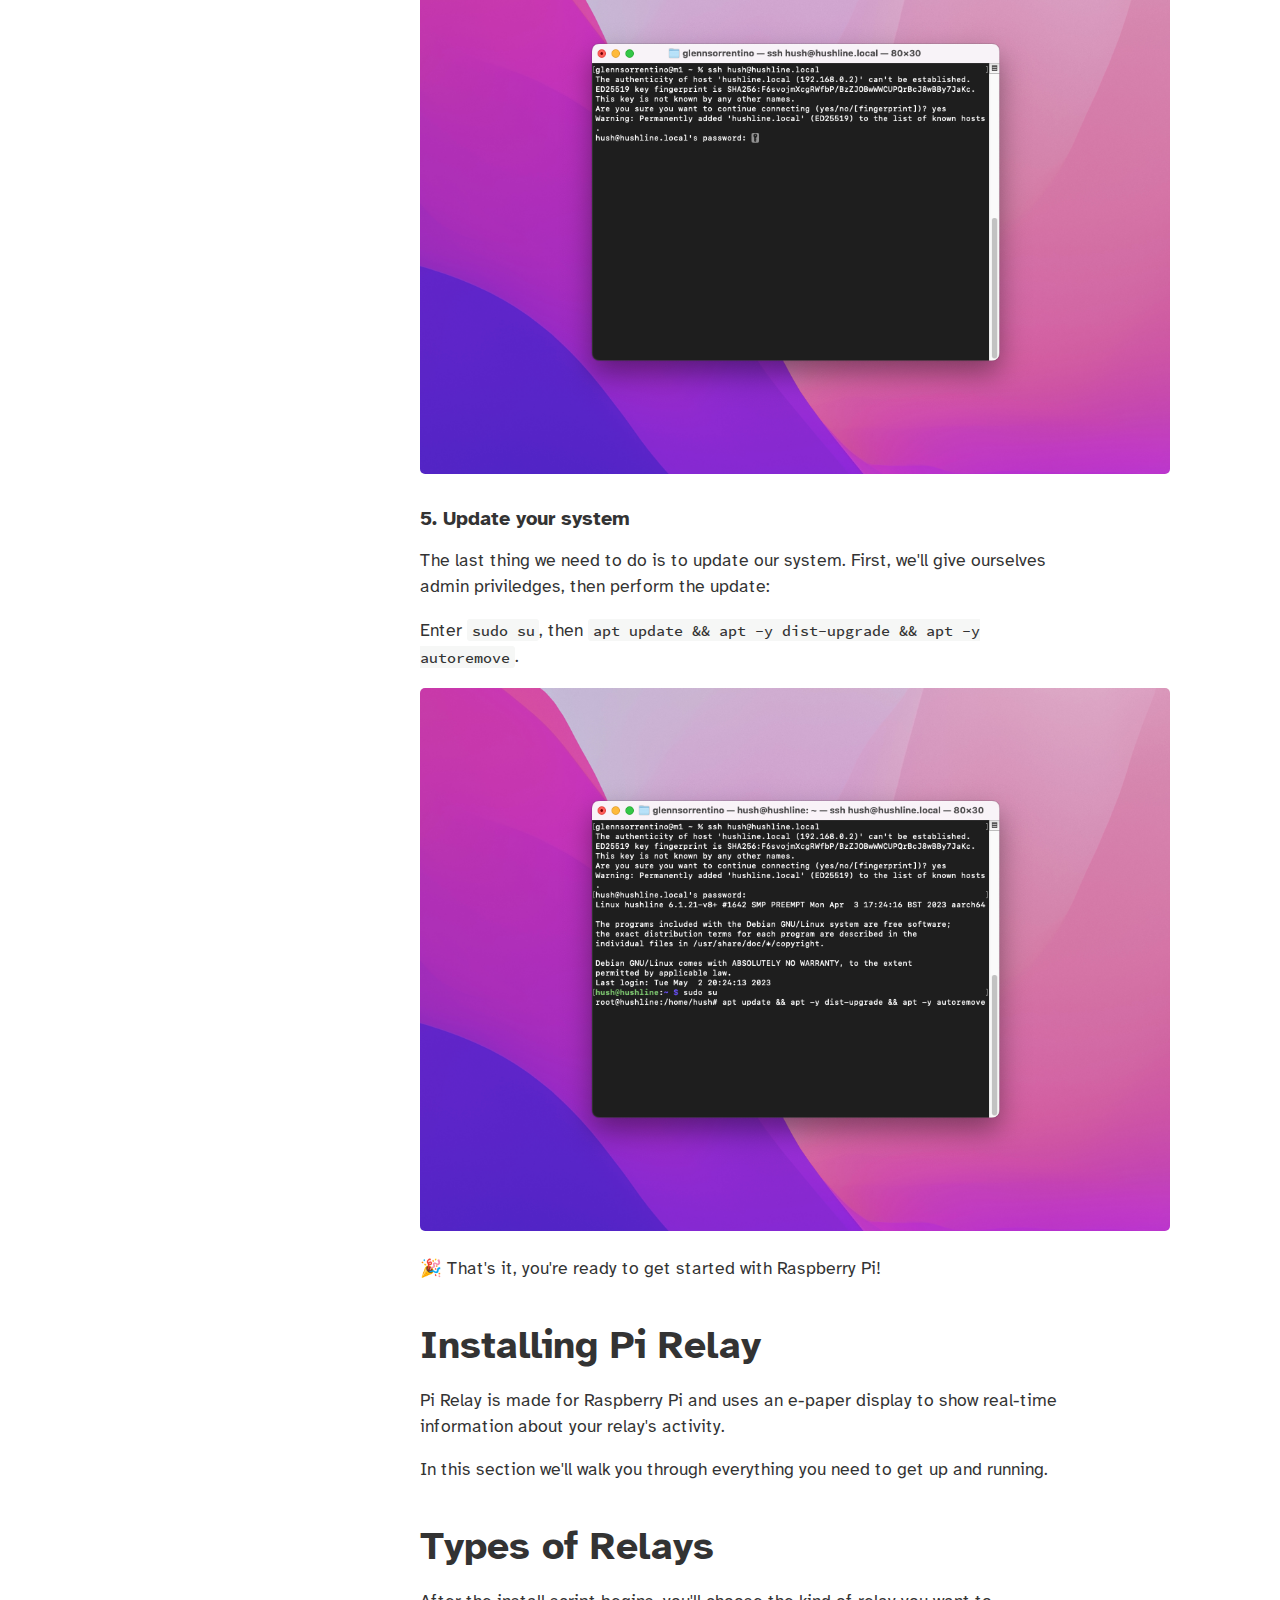
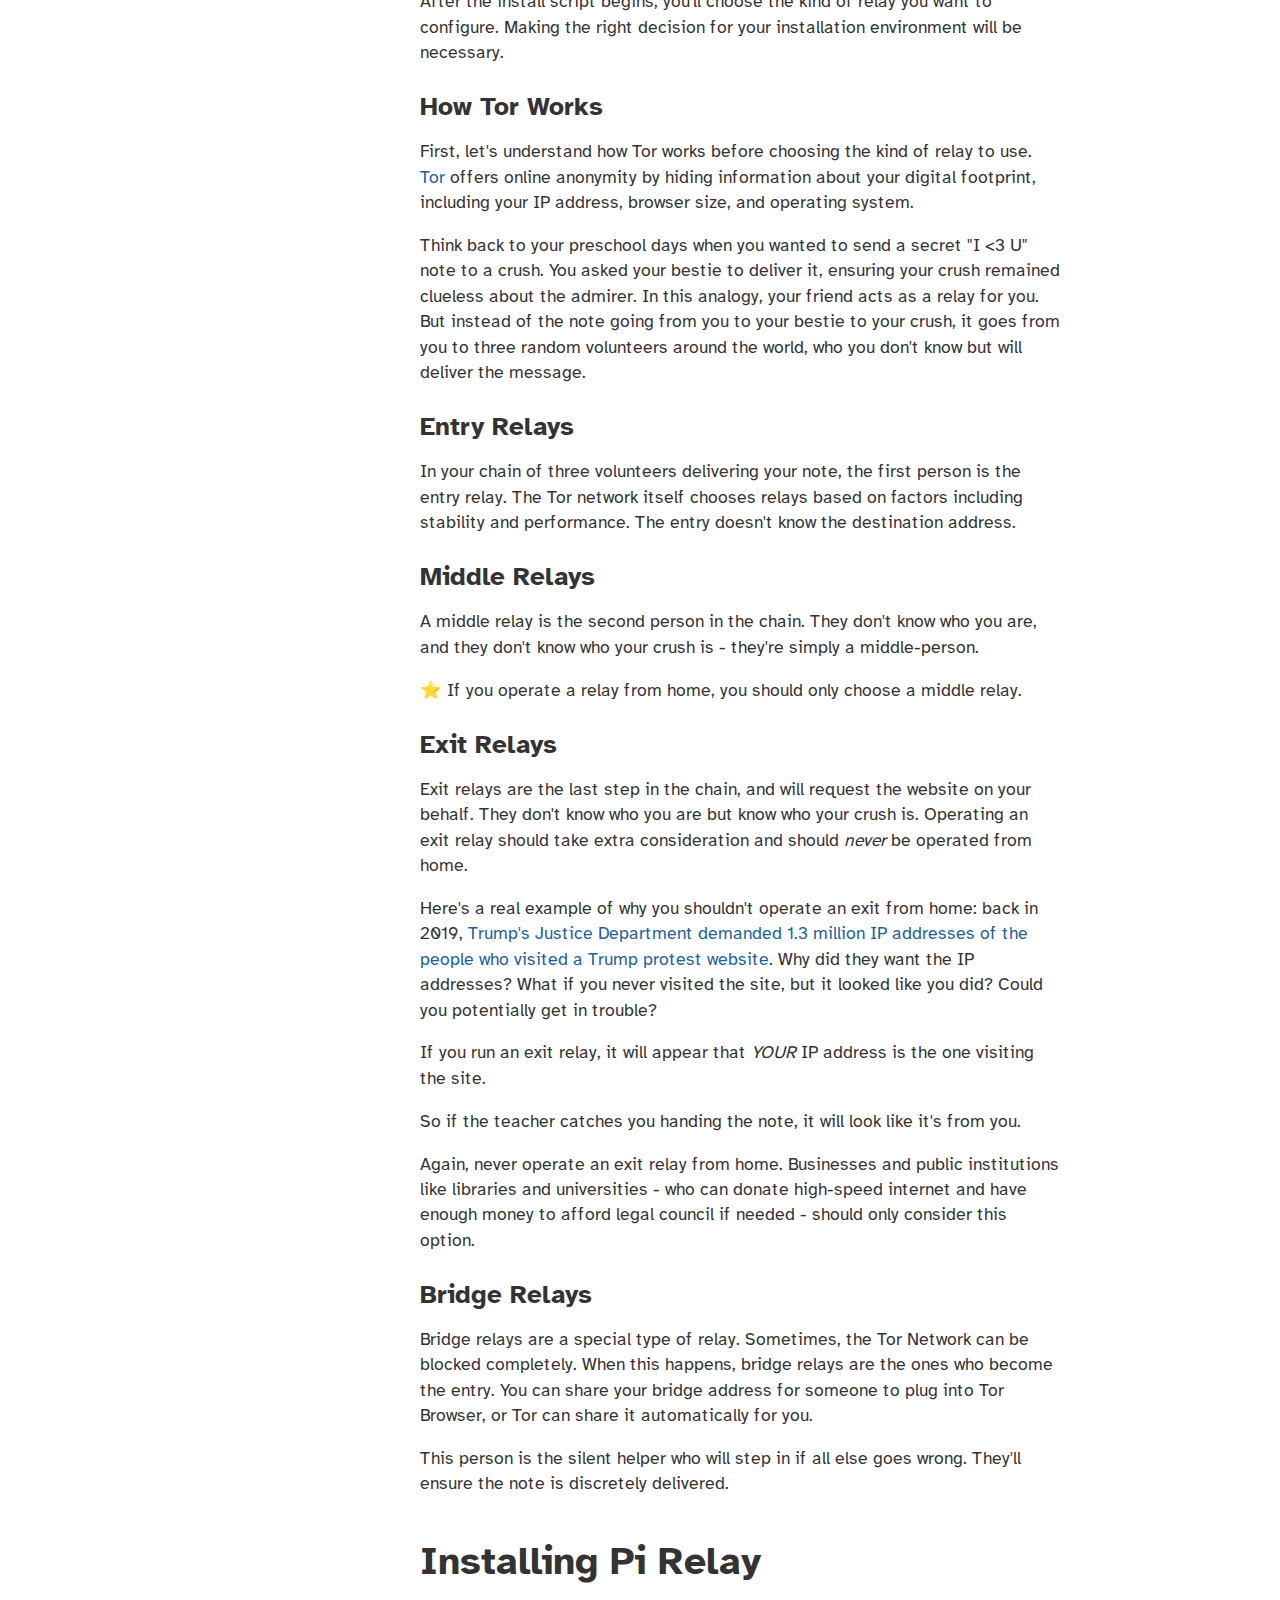
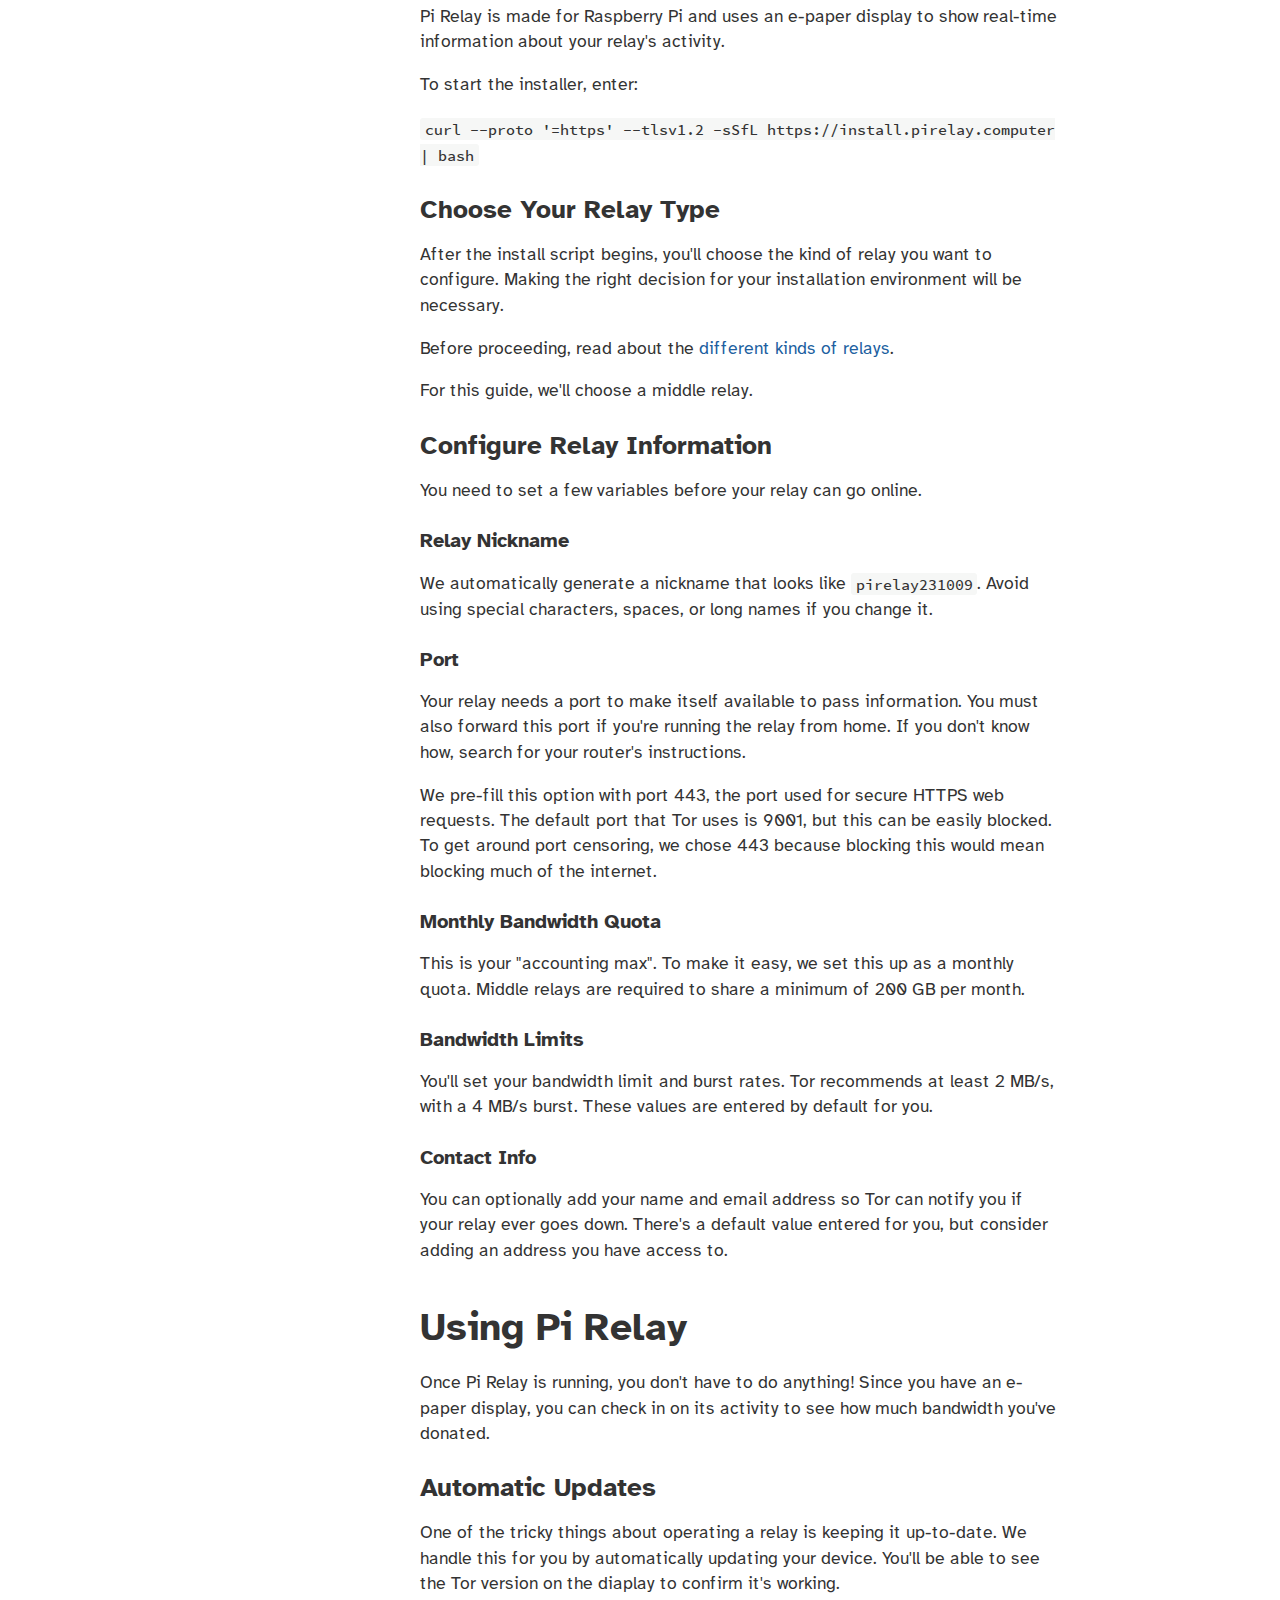
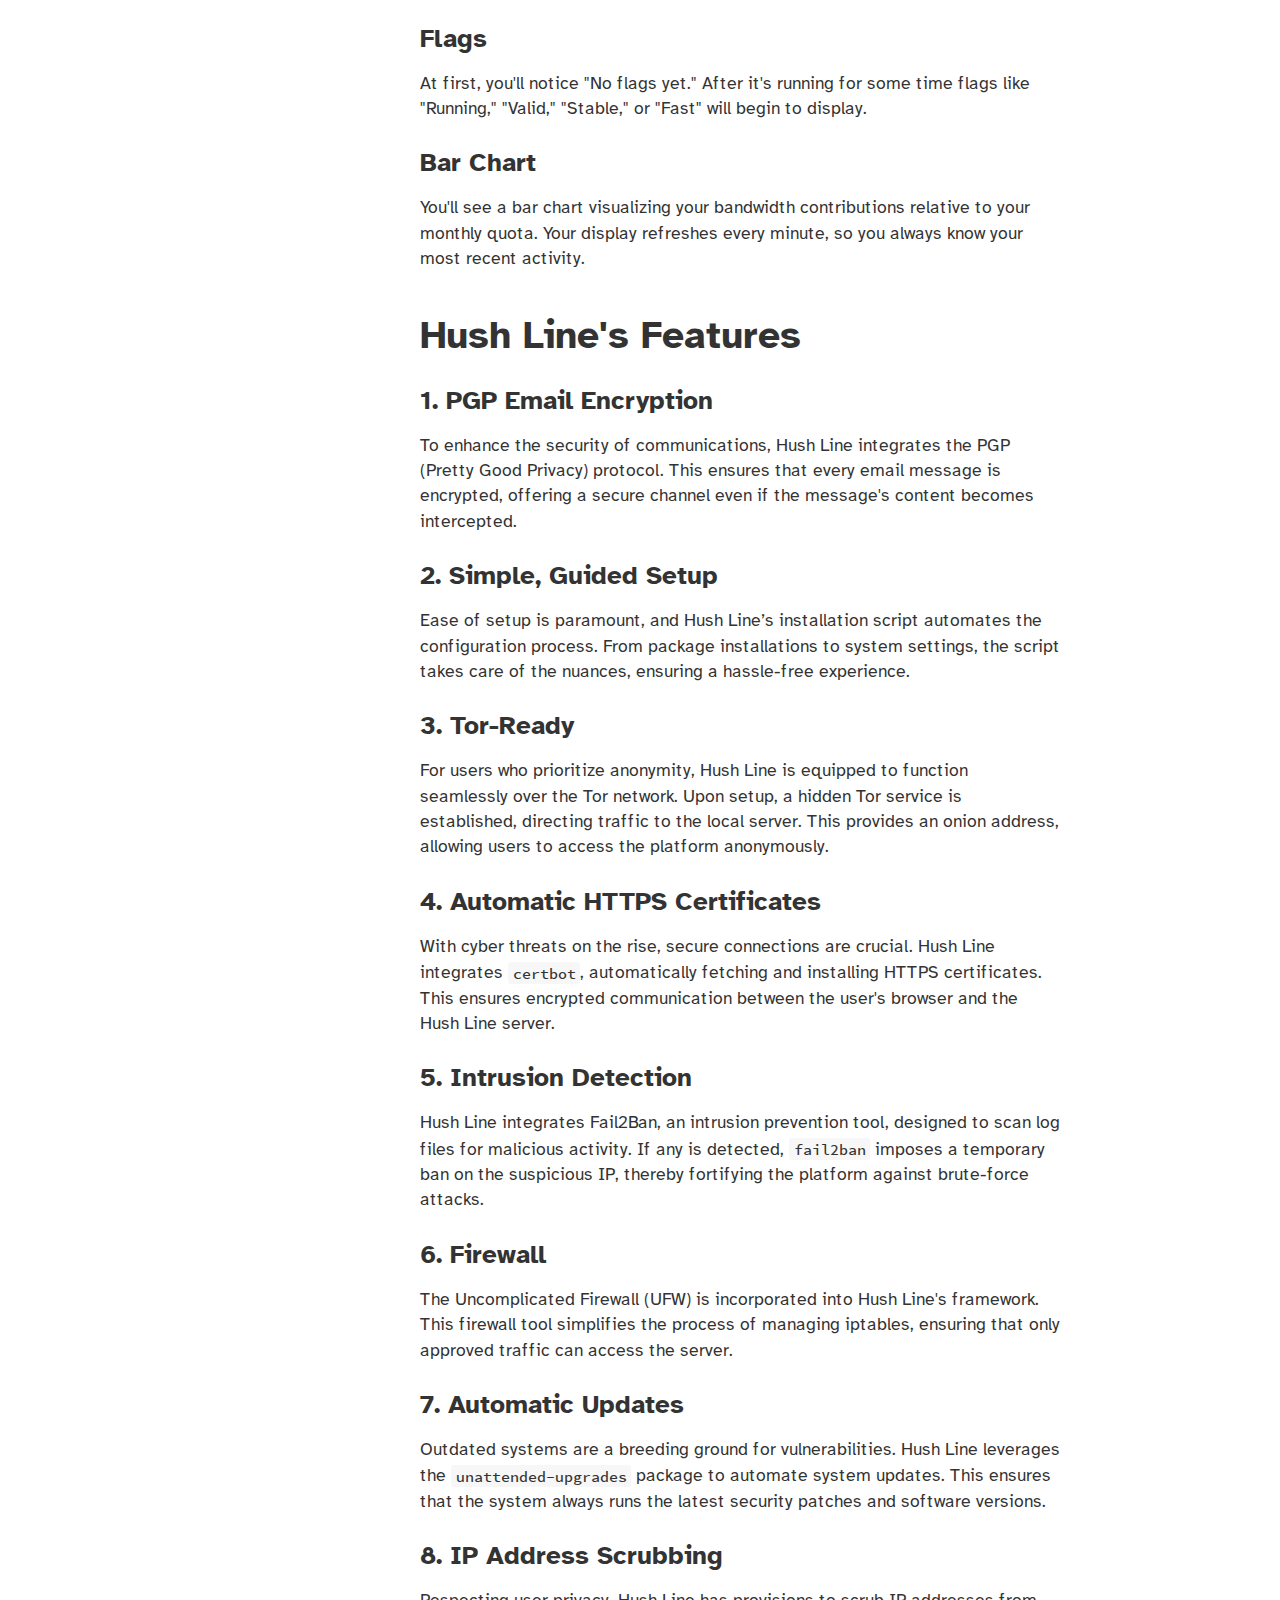
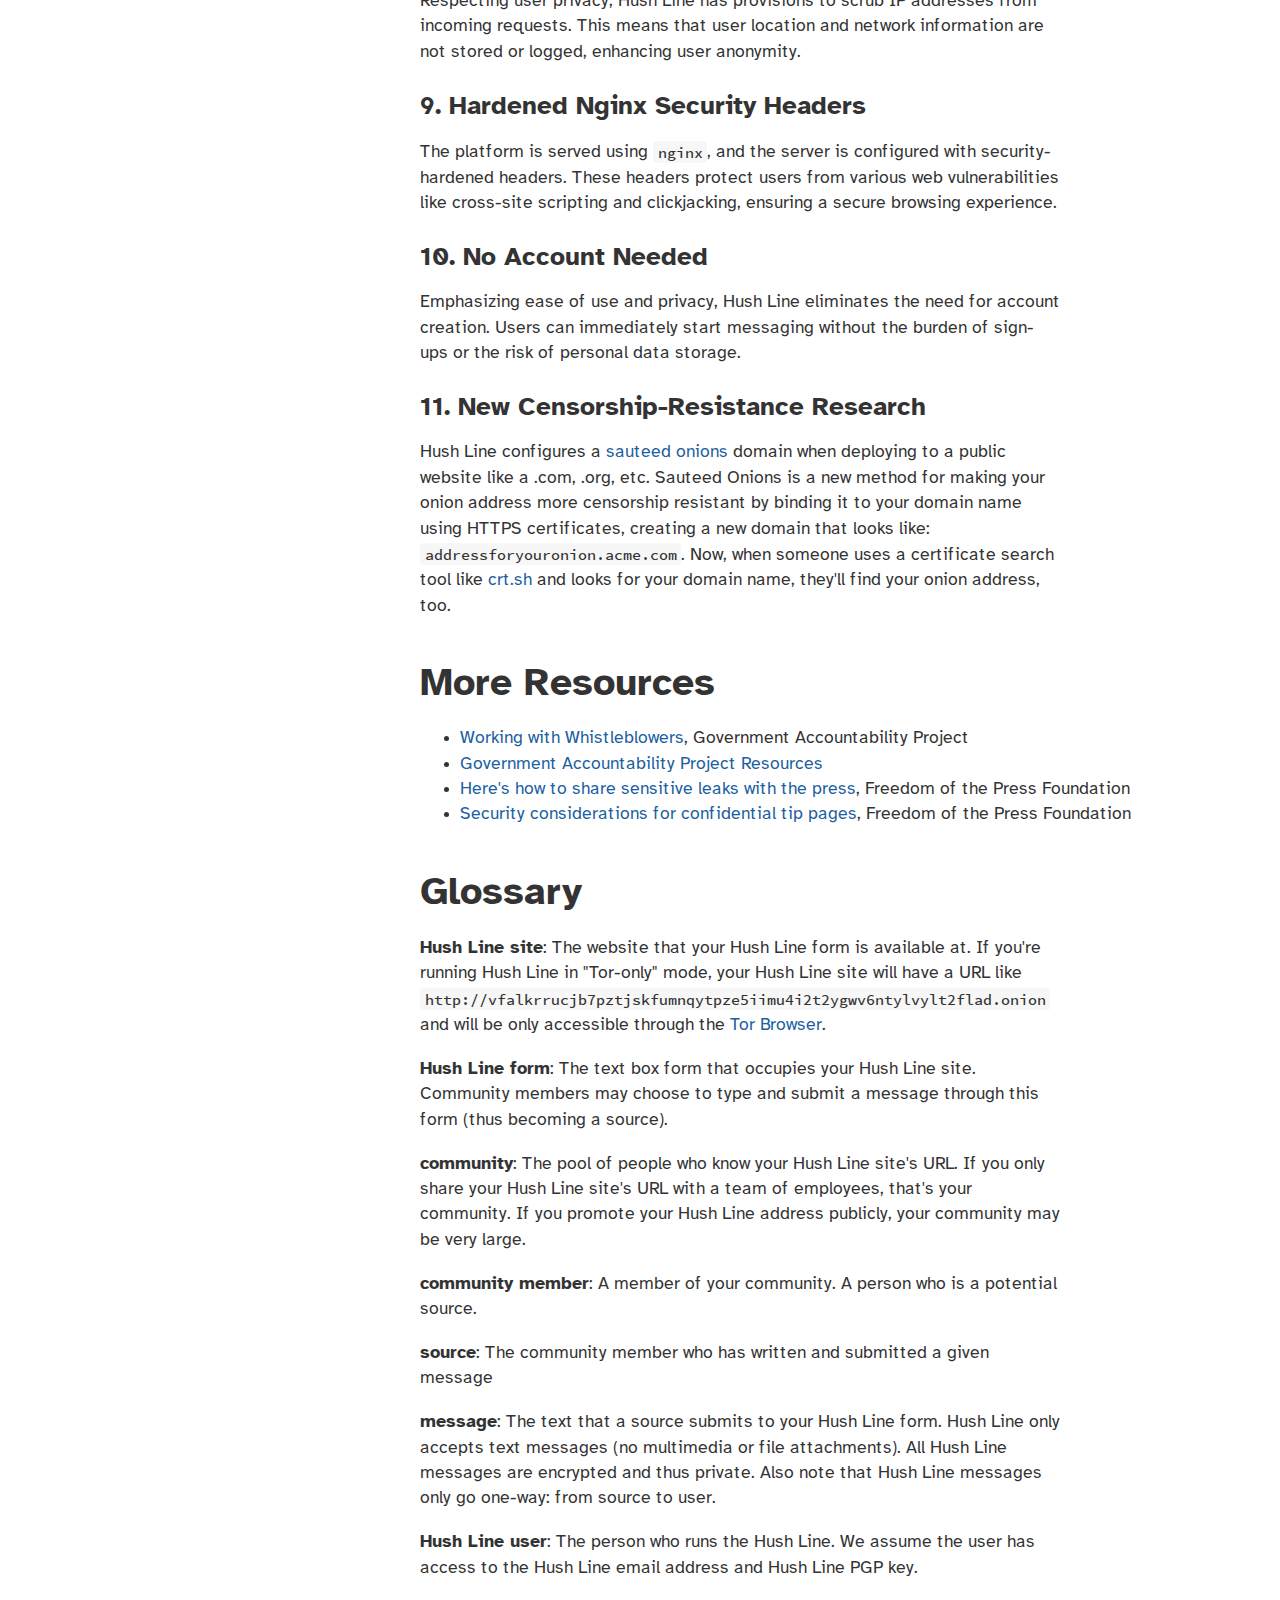
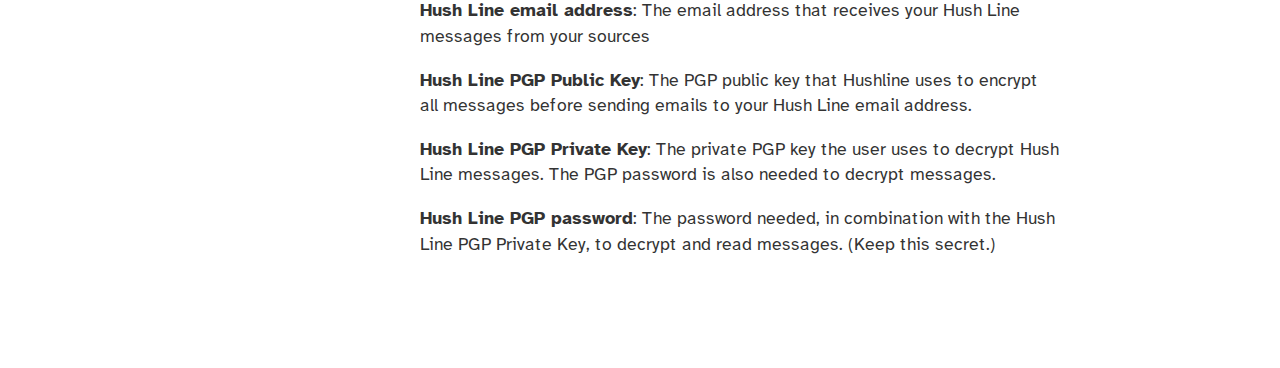
<file: book/print.html>
<!DOCTYPE HTML>
<html lang="en" class="sidebar-visible no-js light">
    <head>
        <!-- Book generated using mdBook -->
        <meta charset="UTF-8">
        <title>Pi Relay Field Manual</title>
        <meta name="robots" content="noindex" />


        <!-- Custom HTML head -->
        
        <meta name="description" content="">
        <meta name="viewport" content="width=device-width, initial-scale=1">
        <meta name="theme-color" content="#ffffff" />

        <link rel="icon" href="favicon.svg">
        <link rel="shortcut icon" href="favicon.png">
        <link rel="stylesheet" href="css/variables.css">
        <link rel="stylesheet" href="css/general.css">
        <link rel="stylesheet" href="css/chrome.css">
        <link rel="stylesheet" href="css/print.css" media="print">

        <!-- Fonts -->
        <link rel="stylesheet" href="FontAwesome/css/font-awesome.css">
        <link rel="stylesheet" href="fonts/fonts.css">

        <!-- Highlight.js Stylesheets -->
        <link rel="stylesheet" href="highlight.css">
        <link rel="stylesheet" href="tomorrow-night.css">
        <link rel="stylesheet" href="ayu-highlight.css">

        <!-- Custom theme stylesheets -->
        <link rel="stylesheet" href="theme/custom.css">
        <link rel="stylesheet" href="theme/fonts/sans/Atkinson-Hyperlegible-Regular.woff2">
        <link rel="stylesheet" href="theme/fonts/sans/Atkinson-Hyperlegible-Regular.woff">
        <link rel="stylesheet" href="theme/fonts/sans/Atkinson-Hyperlegible-Bold.woff2">
        <link rel="stylesheet" href="theme/fonts/sans/Atkinson-Hyperlegible-Bold.woff">

    </head>
    <body>
    <div id="body-container">
        <!-- Provide site root to javascript -->
        <script>
            var path_to_root = "";
            var default_theme = window.matchMedia("(prefers-color-scheme: dark)").matches ? "navy" : "light";
        </script>

        <!-- Work around some values being stored in localStorage wrapped in quotes -->
        <script>
            try {
                var theme = localStorage.getItem('mdbook-theme');
                var sidebar = localStorage.getItem('mdbook-sidebar');

                if (theme.startsWith('"') && theme.endsWith('"')) {
                    localStorage.setItem('mdbook-theme', theme.slice(1, theme.length - 1));
                }

                if (sidebar.startsWith('"') && sidebar.endsWith('"')) {
                    localStorage.setItem('mdbook-sidebar', sidebar.slice(1, sidebar.length - 1));
                }
            } catch (e) { }
        </script>

        <!-- Set the theme before any content is loaded, prevents flash -->
        <script>
            var theme;
            try { theme = localStorage.getItem('mdbook-theme'); } catch(e) { }
            if (theme === null || theme === undefined) { theme = default_theme; }
            var html = document.querySelector('html');
            html.classList.remove('no-js')
            html.classList.remove('light')
            html.classList.add(theme);
            html.classList.add('js');
        </script>

        <!-- Hide / unhide sidebar before it is displayed -->
        <script>
            var html = document.querySelector('html');
            var sidebar = null;
            if (document.body.clientWidth >= 1080) {
                try { sidebar = localStorage.getItem('mdbook-sidebar'); } catch(e) { }
                sidebar = sidebar || 'visible';
            } else {
                sidebar = 'hidden';
            }
            html.classList.remove('sidebar-visible');
            html.classList.add("sidebar-" + sidebar);
        </script>

        <nav id="sidebar" class="sidebar" aria-label="Table of contents">
            <div class="sidebar-scrollbox">
                <ol class="chapter"><li class="chapter-item expanded "><a href="intro.html"><strong aria-hidden="true">1.</strong> Introduction</a></li><li class="chapter-item expanded "><a href="prereqs/index.html"><strong aria-hidden="true">2.</strong> Prerequisites</a></li><li><ol class="section"><li class="chapter-item expanded "><a href="prereqs/raspberrypi.html"><strong aria-hidden="true">2.1.</strong> Raspberry Pi</a></li></ol></li><li class="chapter-item expanded "><a href="installation/index.html"><strong aria-hidden="true">3.</strong> Installation</a></li><li><ol class="section"><li class="chapter-item expanded "><a href="installation/relay-types.html"><strong aria-hidden="true">3.1.</strong> Types of Relays</a></li><li class="chapter-item expanded "><a href="installation/installing.html"><strong aria-hidden="true">3.2.</strong> Installing Pi Relay</a></li></ol></li><li class="chapter-item expanded "><a href="usage/index.html"><strong aria-hidden="true">4.</strong> Using Pi Relay</a></li><li class="chapter-item expanded "><a href="features/index.html"><strong aria-hidden="true">5.</strong> Features</a></li><li class="chapter-item expanded "><a href="resources/index.html"><strong aria-hidden="true">6.</strong> Resources</a></li><li class="chapter-item expanded "><a href="glossary.html"><strong aria-hidden="true">7.</strong> Glossary</a></li></ol>
            </div>
            <div id="sidebar-resize-handle" class="sidebar-resize-handle"></div>
        </nav>

        <!-- Track and set sidebar scroll position -->
        <script>
            var sidebarScrollbox = document.querySelector('#sidebar .sidebar-scrollbox');
            sidebarScrollbox.addEventListener('click', function(e) {
                if (e.target.tagName === 'A') {
                    sessionStorage.setItem('sidebar-scroll', sidebarScrollbox.scrollTop);
                }
            }, { passive: true });
            var sidebarScrollTop = sessionStorage.getItem('sidebar-scroll');
            sessionStorage.removeItem('sidebar-scroll');
            if (sidebarScrollTop) {
                // preserve sidebar scroll position when navigating via links within sidebar
                sidebarScrollbox.scrollTop = sidebarScrollTop;
            } else {
                // scroll sidebar to current active section when navigating via "next/previous chapter" buttons
                var activeSection = document.querySelector('#sidebar .active');
                if (activeSection) {
                    activeSection.scrollIntoView({ block: 'center' });
                }
            }
        </script>

        <div id="page-wrapper" class="page-wrapper">

            <div class="page">
                                <div id="menu-bar-hover-placeholder"></div>
                <div id="menu-bar" class="menu-bar sticky">
                    <div class="left-buttons">
                        <button id="sidebar-toggle" class="icon-button" type="button" title="Toggle Table of Contents" aria-label="Toggle Table of Contents" aria-controls="sidebar">
                            <i class="fa fa-bars"></i>
                        </button>
                        <button id="theme-toggle" class="icon-button" type="button" title="Change theme" aria-label="Change theme" aria-haspopup="true" aria-expanded="false" aria-controls="theme-list">
                            <i class="fa fa-paint-brush"></i>
                        </button>
                        <ul id="theme-list" class="theme-popup" aria-label="Themes" role="menu">
                            <li role="none"><button role="menuitem" class="theme" id="light">Light</button></li>
                            <li role="none"><button role="menuitem" class="theme" id="rust">Rust</button></li>
                            <li role="none"><button role="menuitem" class="theme" id="coal">Coal</button></li>
                            <li role="none"><button role="menuitem" class="theme" id="navy">Navy</button></li>
                            <li role="none"><button role="menuitem" class="theme" id="ayu">Ayu</button></li>
                        </ul>
                        <button id="search-toggle" class="icon-button" type="button" title="Search. (Shortkey: s)" aria-label="Toggle Searchbar" aria-expanded="false" aria-keyshortcuts="S" aria-controls="searchbar">
                            <i class="fa fa-search"></i>
                        </button>
                    </div>

                    <h1 class="menu-title">Pi Relay Field Manual</h1>

                    <div class="right-buttons">
                        <a href="print.html" title="Print this book" aria-label="Print this book">
                            <i id="print-button" class="fa fa-print"></i>
                        </a>

                    </div>
                </div>

                <div id="search-wrapper" class="hidden">
                    <form id="searchbar-outer" class="searchbar-outer">
                        <input type="search" id="searchbar" name="searchbar" placeholder="Search this book ..." aria-controls="searchresults-outer" aria-describedby="searchresults-header">
                    </form>
                    <div id="searchresults-outer" class="searchresults-outer hidden">
                        <div id="searchresults-header" class="searchresults-header"></div>
                        <ul id="searchresults">
                        </ul>
                    </div>
                </div>

                <!-- Apply ARIA attributes after the sidebar and the sidebar toggle button are added to the DOM -->
                <script>
                    document.getElementById('sidebar-toggle').setAttribute('aria-expanded', sidebar === 'visible');
                    document.getElementById('sidebar').setAttribute('aria-hidden', sidebar !== 'visible');
                    Array.from(document.querySelectorAll('#sidebar a')).forEach(function(link) {
                        link.setAttribute('tabIndex', sidebar === 'visible' ? 0 : -1);
                    });
                </script>

                <div id="content" class="content">
                    <main>
                        <h1 id="pi-relay-field-manual"><a class="header" href="#pi-relay-field-manual">Pi Relay Field Manual</a></h1>
<p><a href="https://pirelay.computer/">Pi Relay</a> is the easiest way to transform a Raspbery Pi into a relay powering the Tor network.</p>
<img class="width" src="./img/cover.png"><div style="break-before: page; page-break-before: always;"></div><h1 id="pi-relay-prerequisites"><a class="header" href="#pi-relay-prerequisites">Pi Relay Prerequisites</a></h1>
<p>In this section we'll get everything ready before installing Pi Relay.</p>
<h2 id="raspberry-pi"><a class="header" href="#raspberry-pi">Raspberry Pi</a></h2>
<ul>
<li>Download the Raspberry Pi Imager</li>
<li>Flash a microSD card with Raspberry Pi OS (64-bit)</li>
</ul>
<div style="break-before: page; page-break-before: always;"></div><h1 id="raspberry-pi-prerequisites"><a class="header" href="#raspberry-pi-prerequisites">Raspberry Pi Prerequisites</a></h1>
<h2 id="hardware"><a class="header" href="#hardware">Hardware</a></h2>
<ul>
<li><strong>Hardware:</strong> <a href="https://www.amazon.com/Raspberry-Model-2019-Quad-Bluetooth/dp/B07TC2BK1X/?&amp;_encoding=UTF8&amp;tag=scidsg-20&amp;linkCode=ur2&amp;linkId=ee402e41cd98b8767ed54b1531ed1666&amp;camp=1789&amp;creative=9325">Raspberry Pi 4</a>/<a href="https://www.amazon.com/ELEMENT-Element14-Raspberry-Pi-Motherboard/dp/B07P4LSDYV/?&amp;_encoding=UTF8&amp;tag=scidsg-20&amp;linkCode=ur2&amp;linkId=d76c1db453c42244fe465c9c56601303&amp;camp=1789&amp;creative=9325">3B+</a></li>
<li><strong>Power:</strong> <a href="https://www.amazon.com/Raspberry-Pi-USB-C-Power-Supply/dp/B07W8XHMJZ?crid=20ZD3IB2N877C&amp;keywords=raspberry%2Bpi%2Bpower%2Bsupply&amp;qid=1696270477&amp;sprefix=raspberry%2Bpi%2Bpower%2B%2Caps%2C140&amp;sr=8-5&amp;th=1&amp;linkCode=ll1&amp;tag=scidsg-20&amp;linkId=fa55eb4c089361952be8285bf67bfd22&amp;language=en_US&amp;ref_=as_li_ss_tl">Raspberry Pi USB-C Power Supply</a></li>
<li><strong>Storage:</strong> <a href="https://www.amazon.com/Sandisk-Ultra-Micro-UHS-I-Adapter/dp/B073K14CVB?crid=1XCUWSKV8V2L1&amp;keywords=microSD+card&amp;qid=1696270565&amp;sprefix=microsd+car%2Caps%2C137&amp;sr=8-21&amp;linkCode=ll1&amp;tag=scidsg-20&amp;linkId=a2865a28ae852876a5a6d27512e9d7ef&amp;language=en_US&amp;ref_=as_li_ss_tl">Micro SD Card</a></li>
<li><strong>SD Card Adapter:</strong> <a href="https://www.amazon.com/SanDisk-MobileMate-microSD-Card-Reader/dp/B07G5JV2B5?crid=3ESM9TOJBH8J7&amp;keywords=microsd+card+adaptor+usb+sandisk&amp;qid=1696270641&amp;sprefix=microsd+card+adaptor+usb+sandisk%2Caps%2C135&amp;sr=8-3&amp;linkCode=ll1&amp;tag=scidsg-20&amp;linkId=90d3bed4e490d29d84bcf86d9fe75290&amp;language=en_US&amp;ref_=as_li_ss_tl">SD Card Reader</a> </li>
<li><em>Affiliate links</em></li>
</ul>
<h2 id="prepping-your-pi"><a class="header" href="#prepping-your-pi">Prepping Your Pi</a></h2>
<p>If you didn't know, your Raspberry Pi doesn't come with an operating system. Don't panic! We're going to install one now called Raspberry Pi OS.</p>
<h3 id="1-raspberry-pi-imager"><a class="header" href="#1-raspberry-pi-imager">1. Raspberry Pi Imager</a></h3>
<p>Like a Macbook runs MacOS, and a Dell runs Windows, a Raspberry Pi runs Linux, which comes in many different flavors depending on your needs. Since we're using a Raspberry Pi, we'll use Raspberry Pi OS (64-bit), an operating system made just for the Pi. The Imager installs the operating system onto your microSD card, where we'll set up Hush Line. Download it from https://www.raspberrypi.com/software/.</p>
<img src="prereqs/../img/1-rpi-imager.png">
<img src="prereqs/../img/2-rpi-imager.png">
<h2 id="prep-your-card"><a class="header" href="#prep-your-card">Prep Your Card</a></h2>
<h3 id="2-install-raspberry-pi-os"><a class="header" href="#2-install-raspberry-pi-os">2. Install Raspberry Pi OS</a></h3>
<p>Open the Raspberry Pi Imager and click <code>Choose OS &gt; Raspberry Pi OS (other) &gt; Raspberry Pi OS (64-Bit)</code>.</p>
<p>Insert your microSD card into your computer, and then click <code>Choose Storage</code> and select your card.</p>
<img src="prereqs/../img/19-rpi-imager.png">
<p>Before clicking Write, click on the Settings gear in the bottom right of the window. Configure the following settings:</p>
<ul>
<li>Hostname = <code>pirelay</code></li>
<li>Enable SSH with password authentication</li>
<li>User = <code>operator</code></li>
<li>Set a strong password</li>
<li>Add wifi settings</li>
</ul>
<img src="prereqs/../img/20-advanced.png">
<h2 id="boot-up-and-log-in-to-your-pi"><a class="header" href="#boot-up-and-log-in-to-your-pi">Boot up and log in to Your Pi</a></h2>
<h3 id="3-insert-microsd-card"><a class="header" href="#3-insert-microsd-card">3. Insert microSD Card</a></h3>
<p>Take your SD card and insert it into your Raspberry Pi. You'll find the SD card slide on the bottom of the board, opposite the ethernet ports.</p>
<p>Plug the power supply into the device and let it boot up.</p>
<h3 id="4-log-in"><a class="header" href="#4-log-in">4. Log In</a></h3>
<p>On a Mac, open Spotlight search by pressing CMD + Space. Enter &quot;Terminal&quot; and select the application with the same name. </p>
<p>Enter <code>ssh operator@pirelay.local</code>, and when prompted, enter the password you created in the second step.</p>
<img src="prereqs/../img/21-terminal-login.png">
<h3 id="5-update-your-system"><a class="header" href="#5-update-your-system">5. Update your system</a></h3>
<p>The last thing we need to do is to update our system. First, we'll give ourselves admin priviledges, then perform the update:</p>
<p>Enter <code>sudo su</code>, then <code>apt update &amp;&amp; apt -y dist-upgrade &amp;&amp; apt -y autoremove</code>.</p>
<img src="prereqs/../img/21-update.png">
<p>🎉 That's it, you're ready to get started with Raspberry Pi!</p>
<div style="break-before: page; page-break-before: always;"></div><h1 id="installing-pi-relay"><a class="header" href="#installing-pi-relay">Installing Pi Relay</a></h1>
<p>Pi Relay is made for Raspberry Pi and uses an e-paper display to show real-time information about your relay's activity.</p>
<p>In this section we'll walk you through everything you need to get up and running.</p>
<div style="break-before: page; page-break-before: always;"></div><h1 id="types-of-relays"><a class="header" href="#types-of-relays">Types of Relays</a></h1>
<p>After the install script begins, you'll choose the kind of relay you want to configure. Making the right decision for your installation environment will be necessary.</p>
<h2 id="how-tor-works"><a class="header" href="#how-tor-works">How Tor Works</a></h2>
<p>First, let's understand how Tor works before choosing the kind of relay to use. <a href="https://torproject.org">Tor</a> offers online anonymity by hiding information about your digital footprint, including your IP address, browser size, and operating system. </p>
<p>Think back to your preschool days when you wanted to send a secret &quot;I &lt;3 U&quot; note to a crush. You asked your bestie to deliver it, ensuring your crush remained clueless about the admirer. In this analogy, your friend acts as a relay for you. But instead of the note going from you to your bestie to your crush, it goes from you to three random volunteers around the world, who you don't know but will deliver the message.</p>
<h2 id="entry-relays"><a class="header" href="#entry-relays">Entry Relays</a></h2>
<p>In your chain of three volunteers delivering your note, the first person is the entry relay. The Tor network itself chooses relays based on factors including stability and performance. The entry doesn't know the destination address.</p>
<h2 id="middle-relays"><a class="header" href="#middle-relays">Middle Relays</a></h2>
<p>A middle relay is the second person in the chain. They don't know who you are, and they don't know who your crush is - they're simply a middle-person. </p>
<p>⭐️ If you operate a relay from home, you should only choose a middle relay.</p>
<h2 id="exit-relays"><a class="header" href="#exit-relays">Exit Relays</a></h2>
<p>Exit relays are the last step in the chain, and will request the website on your behalf. They don't know who you are but know who your crush is. Operating an exit relay should take extra consideration and should <em>never</em> be operated from home.</p>
<p>Here's a real example of why you shouldn't operate an exit from home: back in 2019, <a href="https://arstechnica.com/tech-policy/2017/08/feds-demand-1-3-million-ip-addresses-of-those-who-visited-trump-protest-site/">Trump's Justice Department demanded 1.3 million IP addresses of the people who visited a Trump protest website</a>. Why did they want the IP addresses? What if you never visited the site, but it looked like you did? Could you potentially get in trouble? </p>
<p>If you run an exit relay, it will appear that <em>YOUR</em> IP address is the one visiting the site.</p>
<p>So if the teacher catches you handing the note, it will look like it's from you. </p>
<p>Again, never operate an exit relay from home. Businesses and public institutions like libraries and universities - who can donate high-speed internet and have enough money to afford legal council if needed - should only consider this option.</p>
<h2 id="bridge-relays"><a class="header" href="#bridge-relays">Bridge Relays</a></h2>
<p>Bridge relays are a special type of relay. Sometimes, the Tor Network can be blocked completely. When this happens, bridge relays are the ones who become the entry. You can share your bridge address for someone to plug into Tor Browser, or Tor can share it automatically for you.</p>
<p>This person is the silent helper who will step in if all else goes wrong. They'll ensure the note is discretely delivered.</p>
<div style="break-before: page; page-break-before: always;"></div><h1 id="installing-pi-relay-1"><a class="header" href="#installing-pi-relay-1">Installing Pi Relay</a></h1>
<p>Pi Relay is made for Raspberry Pi and uses an e-paper display to show real-time information about your relay's activity.</p>
<p>To start the installer, enter:</p>
<p><code>curl --proto '=https' --tlsv1.2 -sSfL https://install.pirelay.computer | bash</code></p>
<h2 id="choose-your-relay-type"><a class="header" href="#choose-your-relay-type">Choose Your Relay Type</a></h2>
<p>After the install script begins, you'll choose the kind of relay you want to configure. Making the right decision for your installation environment will be necessary.</p>
<p>Before proceeding, read about the <a href="installation/relay-types.html">different kinds of relays</a>.</p>
<p>For this guide, we'll choose a middle relay.</p>
<h2 id="configure-relay-information"><a class="header" href="#configure-relay-information">Configure Relay Information</a></h2>
<p>You need to set a few variables before your relay can go online.</p>
<h3 id="relay-nickname"><a class="header" href="#relay-nickname">Relay Nickname</a></h3>
<p>We automatically generate a nickname that looks like <code>pirelay231009</code>. Avoid using special characters, spaces, or long names if you change it.</p>
<h3 id="port"><a class="header" href="#port">Port</a></h3>
<p>Your relay needs a port to make itself available to pass information. You must also forward this port if you're running the relay from home. If you don't know how, search for your router's instructions. </p>
<p>We pre-fill this option with port 443, the port used for secure HTTPS web requests. The default port that Tor uses is 9001, but this can be easily blocked. To get around port censoring, we chose 443 because blocking this would mean blocking much of the internet.</p>
<h3 id="monthly-bandwidth-quota"><a class="header" href="#monthly-bandwidth-quota">Monthly Bandwidth Quota</a></h3>
<p>This is your &quot;accounting max&quot;. To make it easy, we set this up as a monthly quota. Middle relays are required to share a minimum of 200 GB per month.</p>
<h3 id="bandwidth-limits"><a class="header" href="#bandwidth-limits">Bandwidth Limits</a></h3>
<p>You'll set your bandwidth limit and burst rates. Tor recommends at least 2 MB/s, with a 4 MB/s burst. These values are entered by default for you.</p>
<h3 id="contact-info"><a class="header" href="#contact-info">Contact Info</a></h3>
<p>You can optionally add your name and email address so Tor can notify you if your relay ever goes down. There's a default value entered for you, but consider adding an address you have access to.</p>
<div style="break-before: page; page-break-before: always;"></div><h1 id="using-pi-relay"><a class="header" href="#using-pi-relay">Using Pi Relay</a></h1>
<p>Once Pi Relay is running, you don't have to do anything! Since you have an e-paper display, you can check in on its activity to see how much bandwidth you've donated.</p>
<h2 id="automatic-updates"><a class="header" href="#automatic-updates">Automatic Updates</a></h2>
<p>One of the tricky things about operating a relay is keeping it up-to-date. We handle this for you by automatically updating your device. You'll be able to see the Tor version on the diaplay to confirm it's working.</p>
<h2 id="flags"><a class="header" href="#flags">Flags</a></h2>
<p>At first, you'll notice &quot;No flags yet.&quot; After it's running for some time flags like &quot;Running,&quot; &quot;Valid,&quot; &quot;Stable,&quot; or &quot;Fast&quot; will begin to display. </p>
<h2 id="bar-chart"><a class="header" href="#bar-chart">Bar Chart</a></h2>
<p>You'll see a bar chart visualizing your bandwidth contributions relative to your monthly quota. Your display refreshes every minute, so you always know your most recent activity.</p>
<div style="break-before: page; page-break-before: always;"></div><h1 id="hush-lines-features"><a class="header" href="#hush-lines-features">Hush Line's Features</a></h1>
<h2 id="1-pgp-email-encryption"><a class="header" href="#1-pgp-email-encryption"><strong>1. PGP Email Encryption</strong></a></h2>
<p>To enhance the security of communications, Hush Line integrates the PGP (Pretty Good Privacy) protocol. This ensures that every email message is encrypted, offering a secure channel even if the message's content becomes intercepted.</p>
<h2 id="2-simple-guided-setup"><a class="header" href="#2-simple-guided-setup"><strong>2. Simple, Guided Setup</strong></a></h2>
<p>Ease of setup is paramount, and Hush Line’s installation script automates the configuration process. From package installations to system settings, the script takes care of the nuances, ensuring a hassle-free experience.</p>
<h2 id="3-tor-ready"><a class="header" href="#3-tor-ready"><strong>3. Tor-Ready</strong></a></h2>
<p>For users who prioritize anonymity, Hush Line is equipped to function seamlessly over the Tor network. Upon setup, a hidden Tor service is established, directing traffic to the local server. This provides an onion address, allowing users to access the platform anonymously.</p>
<h2 id="4-automatic-https-certificates"><a class="header" href="#4-automatic-https-certificates"><strong>4. Automatic HTTPS Certificates</strong></a></h2>
<p>With cyber threats on the rise, secure connections are crucial. Hush Line integrates <code>certbot</code>, automatically fetching and installing HTTPS certificates. This ensures encrypted communication between the user's browser and the Hush Line server.</p>
<h2 id="5-intrusion-detection"><a class="header" href="#5-intrusion-detection"><strong>5. Intrusion Detection</strong></a></h2>
<p>Hush Line integrates Fail2Ban, an intrusion prevention tool, designed to scan log files for malicious activity. If any is detected, <code>fail2ban</code> imposes a temporary ban on the suspicious IP, thereby fortifying the platform against brute-force attacks.</p>
<h2 id="6-firewall"><a class="header" href="#6-firewall"><strong>6. Firewall</strong></a></h2>
<p>The Uncomplicated Firewall (UFW) is incorporated into Hush Line's framework. This firewall tool simplifies the process of managing iptables, ensuring that only approved traffic can access the server.</p>
<h2 id="7-automatic-updates"><a class="header" href="#7-automatic-updates"><strong>7. Automatic Updates</strong></a></h2>
<p>Outdated systems are a breeding ground for vulnerabilities. Hush Line leverages the <code>unattended-upgrades</code> package to automate system updates. This ensures that the system always runs the latest security patches and software versions.</p>
<h2 id="8-ip-address-scrubbing"><a class="header" href="#8-ip-address-scrubbing"><strong>8. IP Address Scrubbing</strong></a></h2>
<p>Respecting user privacy, Hush Line has provisions to scrub IP addresses from incoming requests. This means that user location and network information are not stored or logged, enhancing user anonymity.</p>
<h2 id="9-hardened-nginx-security-headers"><a class="header" href="#9-hardened-nginx-security-headers"><strong>9. Hardened Nginx Security Headers</strong></a></h2>
<p>The platform is served using <code>nginx</code>, and the server is configured with security-hardened headers. These headers protect users from various web vulnerabilities like cross-site scripting and clickjacking, ensuring a secure browsing experience.</p>
<h2 id="10-no-account-needed"><a class="header" href="#10-no-account-needed"><strong>10. No Account Needed</strong></a></h2>
<p>Emphasizing ease of use and privacy, Hush Line eliminates the need for account creation. Users can immediately start messaging without the burden of sign-ups or the risk of personal data storage.</p>
<h2 id="11-new-censorship-resistance-research"><a class="header" href="#11-new-censorship-resistance-research"><strong>11. New Censorship-Resistance Research</strong></a></h2>
<p>Hush Line configures a <a href="features/sauteed-onions.org">sauteed onions</a> domain when deploying to a public website like a .com, .org, etc. Sauteed Onions is a new method for making your onion address more censorship resistant by binding it to your domain name using HTTPS certificates, creating a new domain that looks like: <code>addressforyouronion.acme.com</code>. Now, when someone uses a certificate search tool like <a href="https://crt.sh/">crt.sh</a> and looks for your domain name, they'll find your onion address, too.</p>
<div style="break-before: page; page-break-before: always;"></div><h1 id="more-resources"><a class="header" href="#more-resources">More Resources</a></h1>
<ul>
<li><a href="https://whistleblower.org/wp-content/uploads/2020/01/WhistleblowingJournalismGuide.pdf">Working with Whistleblowers</a>, Government Accountability Project</li>
<li><a href="https://whistleblower.org/resources/">Government Accountability Project Resources</a></li>
<li><a href="https://freedom.press/news/sharing-sensitive-leaks-press/">Here's how to share sensitive leaks with the press</a>, Freedom of the Press Foundation</li>
<li><a href="https://freedom.press/training/blog/security-confidential-tip-pages">Security considerations for confidential tip pages</a>, Freedom of the Press Foundation</li>
</ul>
<div style="break-before: page; page-break-before: always;"></div><h1 id="glossary"><a class="header" href="#glossary">Glossary</a></h1>
<p><strong>Hush Line site</strong>: The website that your Hush Line form is available at. If you're running Hush Line in &quot;Tor-only&quot; mode, your Hush Line site will have a URL like <code>http://vfalkrrucjb7pztjskfumnqytpze5iimu4i2t2ygwv6ntylvylt2flad.onion</code> and will be only accessible through the <a href="https://torproject.org/download">Tor Browser</a>.</p>
<p><strong>Hush Line form</strong>: The text box form that occupies your Hush Line site. Community members may choose to type and submit a message through this form (thus becoming a source).</p>
<p><strong>community</strong>: The pool of people who know your Hush Line site's URL. If you only share your Hush Line site's URL with a team of employees, that's your community. If you promote your Hush Line address publicly, your community may be very large.</p>
<p><strong>community member</strong>: A member of your community. A person who is a potential source.</p>
<p><strong>source</strong>: The community member who has written and submitted a given message</p>
<p><strong>message</strong>: The text that a source submits to your Hush Line form. Hush Line only accepts text messages (no multimedia or file attachments). All Hush Line messages are encrypted and thus private. Also note that Hush Line messages only go one-way: from source to user.</p>
<p><strong>Hush Line user</strong>: The person who runs the Hush Line. We assume the user has access to the Hush Line email address and Hush Line PGP key.</p>
<p><strong>Hush Line email address</strong>: The email address that receives your Hush Line messages from your sources</p>
<p><strong>Hush Line PGP Public Key</strong>: The PGP public key that Hushline uses to encrypt all messages before sending emails to your Hush Line email address. </p>
<p><strong>Hush Line PGP Private Key</strong>: The private PGP key the user uses to decrypt Hush Line messages. The PGP password is also needed to decrypt messages.</p>
<p><strong>Hush Line PGP password</strong>: The password needed, in combination with the Hush Line PGP Private Key, to decrypt and read messages. (Keep this secret.)</p>

                    </main>

                    <nav class="nav-wrapper" aria-label="Page navigation">
                        <!-- Mobile navigation buttons -->


                        <div style="clear: both"></div>
                    </nav>
                </div>
            </div>

            <nav class="nav-wide-wrapper" aria-label="Page navigation">

            </nav>

        </div>




        <script>
            window.playground_copyable = true;
        </script>


        <script src="elasticlunr.min.js"></script>
        <script src="mark.min.js"></script>
        <script src="searcher.js"></script>

        <script src="clipboard.min.js"></script>
        <script src="highlight.js"></script>
        <script src="book.js"></script>

        <!-- Custom JS scripts -->

        <script>
        window.addEventListener('load', function() {
            window.setTimeout(window.print, 100);
        });
        </script>

    </div>
    </body>
</html>
</file>
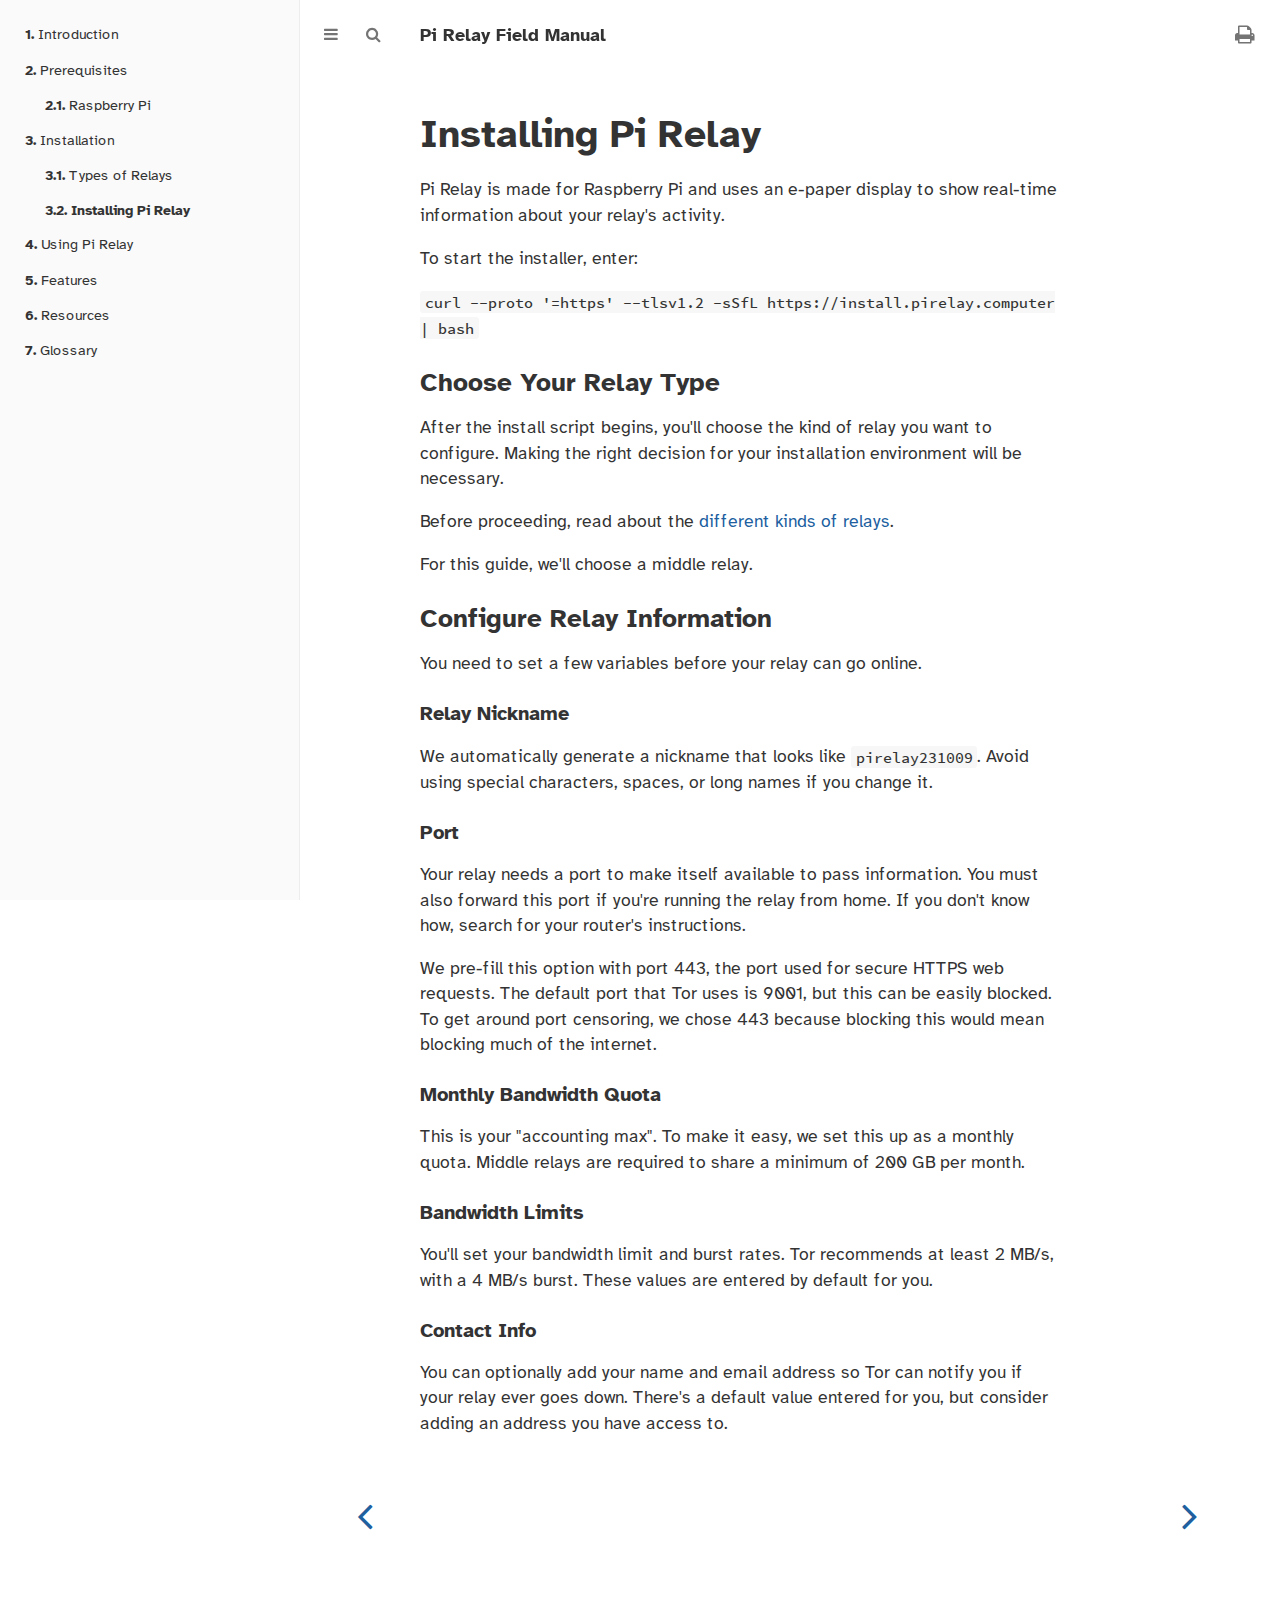
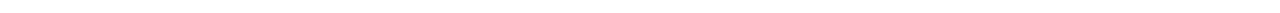
<file: book/installation/installing.html>
<!DOCTYPE HTML>
<html lang="en" class="sidebar-visible no-js light">
    <head>
        <!-- Book generated using mdBook -->
        <meta charset="UTF-8">
        <title>Installing Pi Relay - Pi Relay Field Manual</title>


        <!-- Custom HTML head -->
        
        <meta name="description" content="">
        <meta name="viewport" content="width=device-width, initial-scale=1">
        <meta name="theme-color" content="#ffffff" />

        <link rel="icon" href="../favicon.svg">
        <link rel="shortcut icon" href="../favicon.png">
        <link rel="stylesheet" href="../css/variables.css">
        <link rel="stylesheet" href="../css/general.css">
        <link rel="stylesheet" href="../css/chrome.css">
        <link rel="stylesheet" href="../css/print.css" media="print">

        <!-- Fonts -->
        <link rel="stylesheet" href="../FontAwesome/css/font-awesome.css">
        <link rel="stylesheet" href="../fonts/fonts.css">

        <!-- Highlight.js Stylesheets -->
        <link rel="stylesheet" href="../highlight.css">
        <link rel="stylesheet" href="../tomorrow-night.css">
        <link rel="stylesheet" href="../ayu-highlight.css">

        <!-- Custom theme stylesheets -->
        <link rel="stylesheet" href="../theme/custom.css">
        <link rel="stylesheet" href="../theme/fonts/sans/Atkinson-Hyperlegible-Regular.woff2">
        <link rel="stylesheet" href="../theme/fonts/sans/Atkinson-Hyperlegible-Regular.woff">
        <link rel="stylesheet" href="../theme/fonts/sans/Atkinson-Hyperlegible-Bold.woff2">
        <link rel="stylesheet" href="../theme/fonts/sans/Atkinson-Hyperlegible-Bold.woff">

    </head>
    <body>
    <div id="body-container">
        <!-- Provide site root to javascript -->
        <script>
            var path_to_root = "../";
            var default_theme = window.matchMedia("(prefers-color-scheme: dark)").matches ? "navy" : "light";
        </script>

        <!-- Work around some values being stored in localStorage wrapped in quotes -->
        <script>
            try {
                var theme = localStorage.getItem('mdbook-theme');
                var sidebar = localStorage.getItem('mdbook-sidebar');

                if (theme.startsWith('"') && theme.endsWith('"')) {
                    localStorage.setItem('mdbook-theme', theme.slice(1, theme.length - 1));
                }

                if (sidebar.startsWith('"') && sidebar.endsWith('"')) {
                    localStorage.setItem('mdbook-sidebar', sidebar.slice(1, sidebar.length - 1));
                }
            } catch (e) { }
        </script>

        <!-- Set the theme before any content is loaded, prevents flash -->
        <script>
            var theme;
            try { theme = localStorage.getItem('mdbook-theme'); } catch(e) { }
            if (theme === null || theme === undefined) { theme = default_theme; }
            var html = document.querySelector('html');
            html.classList.remove('no-js')
            html.classList.remove('light')
            html.classList.add(theme);
            html.classList.add('js');
        </script>

        <!-- Hide / unhide sidebar before it is displayed -->
        <script>
            var html = document.querySelector('html');
            var sidebar = null;
            if (document.body.clientWidth >= 1080) {
                try { sidebar = localStorage.getItem('mdbook-sidebar'); } catch(e) { }
                sidebar = sidebar || 'visible';
            } else {
                sidebar = 'hidden';
            }
            html.classList.remove('sidebar-visible');
            html.classList.add("sidebar-" + sidebar);
        </script>

        <nav id="sidebar" class="sidebar" aria-label="Table of contents">
            <div class="sidebar-scrollbox">
                <ol class="chapter"><li class="chapter-item expanded "><a href="../intro.html"><strong aria-hidden="true">1.</strong> Introduction</a></li><li class="chapter-item expanded "><a href="../prereqs/index.html"><strong aria-hidden="true">2.</strong> Prerequisites</a></li><li><ol class="section"><li class="chapter-item expanded "><a href="../prereqs/raspberrypi.html"><strong aria-hidden="true">2.1.</strong> Raspberry Pi</a></li></ol></li><li class="chapter-item expanded "><a href="../installation/index.html"><strong aria-hidden="true">3.</strong> Installation</a></li><li><ol class="section"><li class="chapter-item expanded "><a href="../installation/relay-types.html"><strong aria-hidden="true">3.1.</strong> Types of Relays</a></li><li class="chapter-item expanded "><a href="../installation/installing.html" class="active"><strong aria-hidden="true">3.2.</strong> Installing Pi Relay</a></li></ol></li><li class="chapter-item expanded "><a href="../usage/index.html"><strong aria-hidden="true">4.</strong> Using Pi Relay</a></li><li class="chapter-item expanded "><a href="../features/index.html"><strong aria-hidden="true">5.</strong> Features</a></li><li class="chapter-item expanded "><a href="../resources/index.html"><strong aria-hidden="true">6.</strong> Resources</a></li><li class="chapter-item expanded "><a href="../glossary.html"><strong aria-hidden="true">7.</strong> Glossary</a></li></ol>
            </div>
            <div id="sidebar-resize-handle" class="sidebar-resize-handle"></div>
        </nav>

        <!-- Track and set sidebar scroll position -->
        <script>
            var sidebarScrollbox = document.querySelector('#sidebar .sidebar-scrollbox');
            sidebarScrollbox.addEventListener('click', function(e) {
                if (e.target.tagName === 'A') {
                    sessionStorage.setItem('sidebar-scroll', sidebarScrollbox.scrollTop);
                }
            }, { passive: true });
            var sidebarScrollTop = sessionStorage.getItem('sidebar-scroll');
            sessionStorage.removeItem('sidebar-scroll');
            if (sidebarScrollTop) {
                // preserve sidebar scroll position when navigating via links within sidebar
                sidebarScrollbox.scrollTop = sidebarScrollTop;
            } else {
                // scroll sidebar to current active section when navigating via "next/previous chapter" buttons
                var activeSection = document.querySelector('#sidebar .active');
                if (activeSection) {
                    activeSection.scrollIntoView({ block: 'center' });
                }
            }
        </script>

        <div id="page-wrapper" class="page-wrapper">

            <div class="page">
                                <div id="menu-bar-hover-placeholder"></div>
                <div id="menu-bar" class="menu-bar sticky">
                    <div class="left-buttons">
                        <button id="sidebar-toggle" class="icon-button" type="button" title="Toggle Table of Contents" aria-label="Toggle Table of Contents" aria-controls="sidebar">
                            <i class="fa fa-bars"></i>
                        </button>
                        <button id="theme-toggle" class="icon-button" type="button" title="Change theme" aria-label="Change theme" aria-haspopup="true" aria-expanded="false" aria-controls="theme-list">
                            <i class="fa fa-paint-brush"></i>
                        </button>
                        <ul id="theme-list" class="theme-popup" aria-label="Themes" role="menu">
                            <li role="none"><button role="menuitem" class="theme" id="light">Light</button></li>
                            <li role="none"><button role="menuitem" class="theme" id="rust">Rust</button></li>
                            <li role="none"><button role="menuitem" class="theme" id="coal">Coal</button></li>
                            <li role="none"><button role="menuitem" class="theme" id="navy">Navy</button></li>
                            <li role="none"><button role="menuitem" class="theme" id="ayu">Ayu</button></li>
                        </ul>
                        <button id="search-toggle" class="icon-button" type="button" title="Search. (Shortkey: s)" aria-label="Toggle Searchbar" aria-expanded="false" aria-keyshortcuts="S" aria-controls="searchbar">
                            <i class="fa fa-search"></i>
                        </button>
                    </div>

                    <h1 class="menu-title">Pi Relay Field Manual</h1>

                    <div class="right-buttons">
                        <a href="../print.html" title="Print this book" aria-label="Print this book">
                            <i id="print-button" class="fa fa-print"></i>
                        </a>

                    </div>
                </div>

                <div id="search-wrapper" class="hidden">
                    <form id="searchbar-outer" class="searchbar-outer">
                        <input type="search" id="searchbar" name="searchbar" placeholder="Search this book ..." aria-controls="searchresults-outer" aria-describedby="searchresults-header">
                    </form>
                    <div id="searchresults-outer" class="searchresults-outer hidden">
                        <div id="searchresults-header" class="searchresults-header"></div>
                        <ul id="searchresults">
                        </ul>
                    </div>
                </div>

                <!-- Apply ARIA attributes after the sidebar and the sidebar toggle button are added to the DOM -->
                <script>
                    document.getElementById('sidebar-toggle').setAttribute('aria-expanded', sidebar === 'visible');
                    document.getElementById('sidebar').setAttribute('aria-hidden', sidebar !== 'visible');
                    Array.from(document.querySelectorAll('#sidebar a')).forEach(function(link) {
                        link.setAttribute('tabIndex', sidebar === 'visible' ? 0 : -1);
                    });
                </script>

                <div id="content" class="content">
                    <main>
                        <h1 id="installing-pi-relay"><a class="header" href="#installing-pi-relay">Installing Pi Relay</a></h1>
<p>Pi Relay is made for Raspberry Pi and uses an e-paper display to show real-time information about your relay's activity.</p>
<p>To start the installer, enter:</p>
<p><code>curl --proto '=https' --tlsv1.2 -sSfL https://install.pirelay.computer | bash</code></p>
<h2 id="choose-your-relay-type"><a class="header" href="#choose-your-relay-type">Choose Your Relay Type</a></h2>
<p>After the install script begins, you'll choose the kind of relay you want to configure. Making the right decision for your installation environment will be necessary.</p>
<p>Before proceeding, read about the <a href="relay-types.html">different kinds of relays</a>.</p>
<p>For this guide, we'll choose a middle relay.</p>
<h2 id="configure-relay-information"><a class="header" href="#configure-relay-information">Configure Relay Information</a></h2>
<p>You need to set a few variables before your relay can go online.</p>
<h3 id="relay-nickname"><a class="header" href="#relay-nickname">Relay Nickname</a></h3>
<p>We automatically generate a nickname that looks like <code>pirelay231009</code>. Avoid using special characters, spaces, or long names if you change it.</p>
<h3 id="port"><a class="header" href="#port">Port</a></h3>
<p>Your relay needs a port to make itself available to pass information. You must also forward this port if you're running the relay from home. If you don't know how, search for your router's instructions. </p>
<p>We pre-fill this option with port 443, the port used for secure HTTPS web requests. The default port that Tor uses is 9001, but this can be easily blocked. To get around port censoring, we chose 443 because blocking this would mean blocking much of the internet.</p>
<h3 id="monthly-bandwidth-quota"><a class="header" href="#monthly-bandwidth-quota">Monthly Bandwidth Quota</a></h3>
<p>This is your &quot;accounting max&quot;. To make it easy, we set this up as a monthly quota. Middle relays are required to share a minimum of 200 GB per month.</p>
<h3 id="bandwidth-limits"><a class="header" href="#bandwidth-limits">Bandwidth Limits</a></h3>
<p>You'll set your bandwidth limit and burst rates. Tor recommends at least 2 MB/s, with a 4 MB/s burst. These values are entered by default for you.</p>
<h3 id="contact-info"><a class="header" href="#contact-info">Contact Info</a></h3>
<p>You can optionally add your name and email address so Tor can notify you if your relay ever goes down. There's a default value entered for you, but consider adding an address you have access to.</p>

                    </main>

                    <nav class="nav-wrapper" aria-label="Page navigation">
                        <!-- Mobile navigation buttons -->
                            <a rel="prev" href="../installation/relay-types.html" class="mobile-nav-chapters previous" title="Previous chapter" aria-label="Previous chapter" aria-keyshortcuts="Left">
                                <i class="fa fa-angle-left"></i>
                            </a>

                            <a rel="next" href="../usage/index.html" class="mobile-nav-chapters next" title="Next chapter" aria-label="Next chapter" aria-keyshortcuts="Right">
                                <i class="fa fa-angle-right"></i>
                            </a>

                        <div style="clear: both"></div>
                    </nav>
                </div>
            </div>

            <nav class="nav-wide-wrapper" aria-label="Page navigation">
                    <a rel="prev" href="../installation/relay-types.html" class="nav-chapters previous" title="Previous chapter" aria-label="Previous chapter" aria-keyshortcuts="Left">
                        <i class="fa fa-angle-left"></i>
                    </a>

                    <a rel="next" href="../usage/index.html" class="nav-chapters next" title="Next chapter" aria-label="Next chapter" aria-keyshortcuts="Right">
                        <i class="fa fa-angle-right"></i>
                    </a>
            </nav>

        </div>




        <script>
            window.playground_copyable = true;
        </script>


        <script src="../elasticlunr.min.js"></script>
        <script src="../mark.min.js"></script>
        <script src="../searcher.js"></script>

        <script src="../clipboard.min.js"></script>
        <script src="../highlight.js"></script>
        <script src="../book.js"></script>

        <!-- Custom JS scripts -->


    </div>
    </body>
</html>
</file>
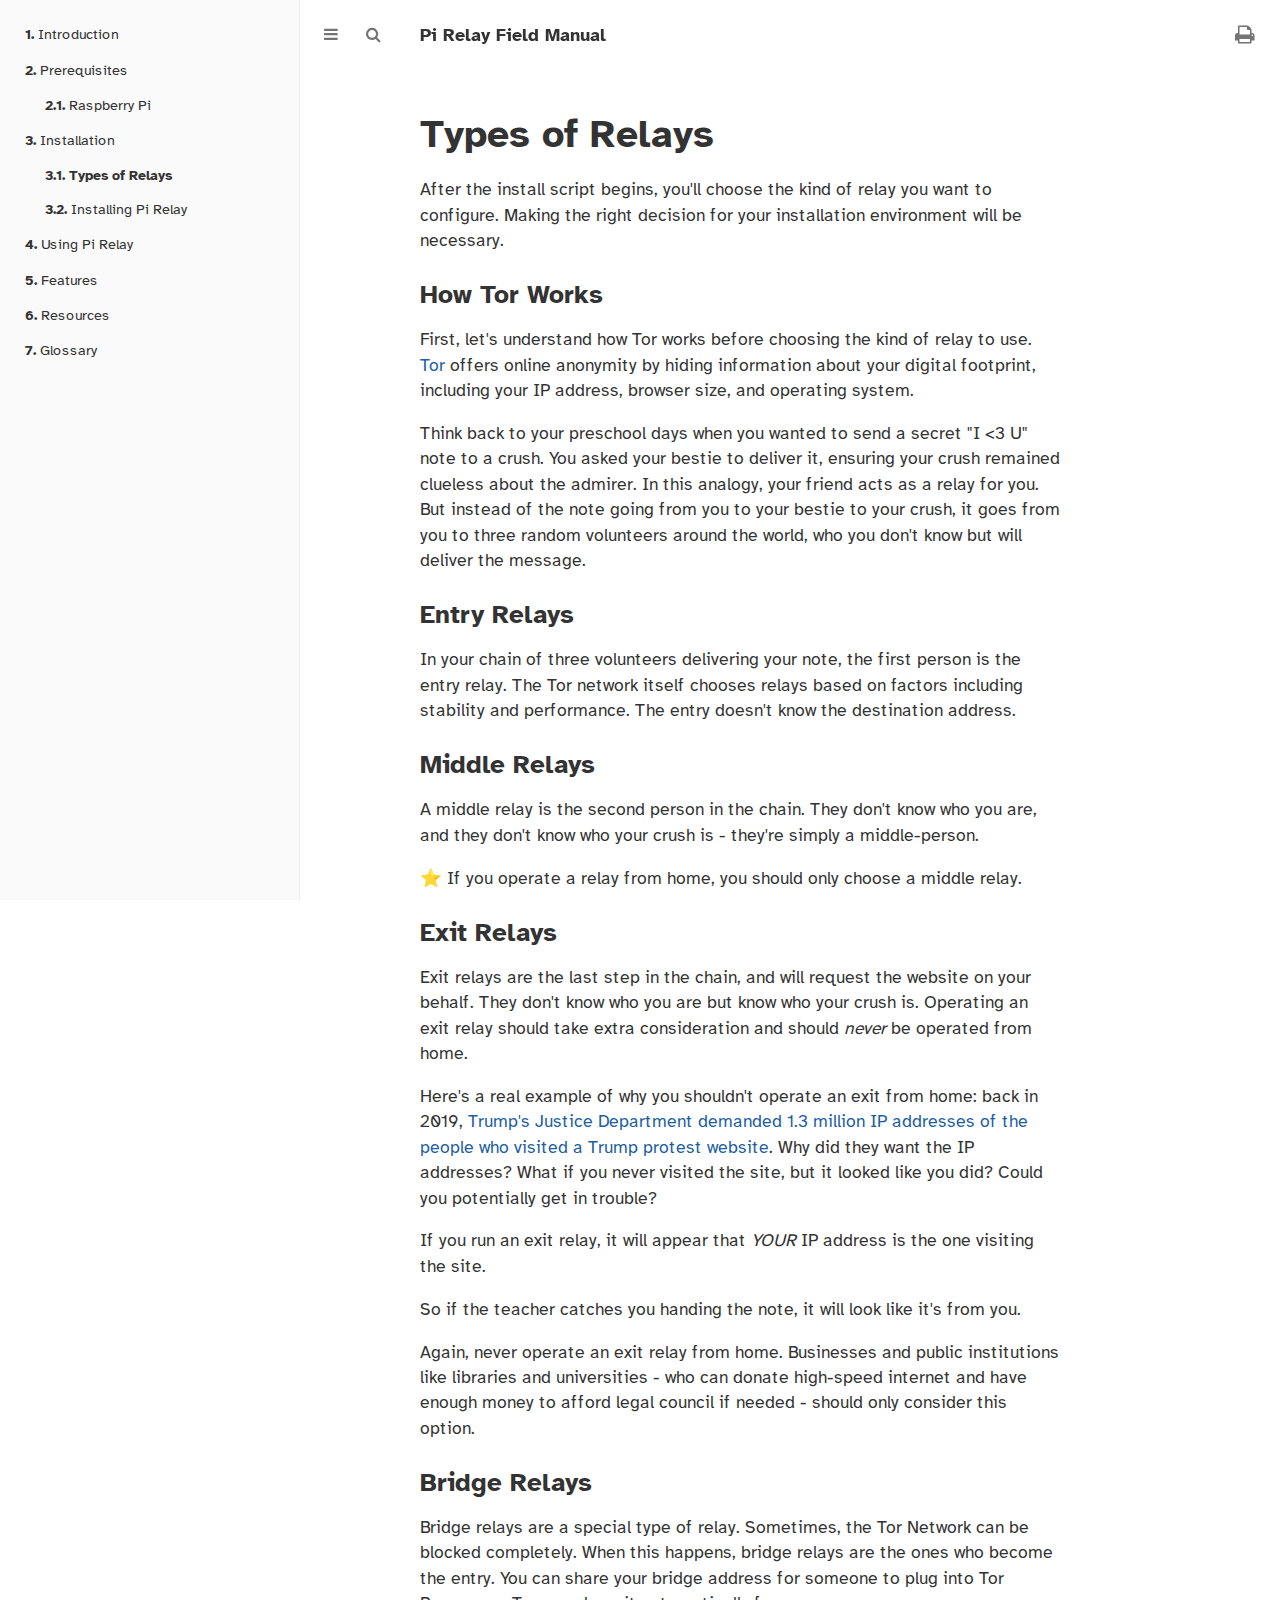
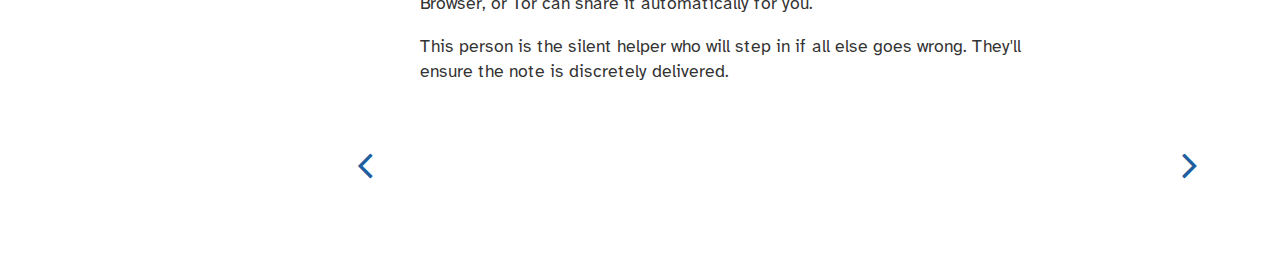
<file: book/installation/relay-types.html>
<!DOCTYPE HTML>
<html lang="en" class="sidebar-visible no-js light">
    <head>
        <!-- Book generated using mdBook -->
        <meta charset="UTF-8">
        <title>Types of Relays - Pi Relay Field Manual</title>


        <!-- Custom HTML head -->
        
        <meta name="description" content="">
        <meta name="viewport" content="width=device-width, initial-scale=1">
        <meta name="theme-color" content="#ffffff" />

        <link rel="icon" href="../favicon.svg">
        <link rel="shortcut icon" href="../favicon.png">
        <link rel="stylesheet" href="../css/variables.css">
        <link rel="stylesheet" href="../css/general.css">
        <link rel="stylesheet" href="../css/chrome.css">
        <link rel="stylesheet" href="../css/print.css" media="print">

        <!-- Fonts -->
        <link rel="stylesheet" href="../FontAwesome/css/font-awesome.css">
        <link rel="stylesheet" href="../fonts/fonts.css">

        <!-- Highlight.js Stylesheets -->
        <link rel="stylesheet" href="../highlight.css">
        <link rel="stylesheet" href="../tomorrow-night.css">
        <link rel="stylesheet" href="../ayu-highlight.css">

        <!-- Custom theme stylesheets -->
        <link rel="stylesheet" href="../theme/custom.css">
        <link rel="stylesheet" href="../theme/fonts/sans/Atkinson-Hyperlegible-Regular.woff2">
        <link rel="stylesheet" href="../theme/fonts/sans/Atkinson-Hyperlegible-Regular.woff">
        <link rel="stylesheet" href="../theme/fonts/sans/Atkinson-Hyperlegible-Bold.woff2">
        <link rel="stylesheet" href="../theme/fonts/sans/Atkinson-Hyperlegible-Bold.woff">

    </head>
    <body>
    <div id="body-container">
        <!-- Provide site root to javascript -->
        <script>
            var path_to_root = "../";
            var default_theme = window.matchMedia("(prefers-color-scheme: dark)").matches ? "navy" : "light";
        </script>

        <!-- Work around some values being stored in localStorage wrapped in quotes -->
        <script>
            try {
                var theme = localStorage.getItem('mdbook-theme');
                var sidebar = localStorage.getItem('mdbook-sidebar');

                if (theme.startsWith('"') && theme.endsWith('"')) {
                    localStorage.setItem('mdbook-theme', theme.slice(1, theme.length - 1));
                }

                if (sidebar.startsWith('"') && sidebar.endsWith('"')) {
                    localStorage.setItem('mdbook-sidebar', sidebar.slice(1, sidebar.length - 1));
                }
            } catch (e) { }
        </script>

        <!-- Set the theme before any content is loaded, prevents flash -->
        <script>
            var theme;
            try { theme = localStorage.getItem('mdbook-theme'); } catch(e) { }
            if (theme === null || theme === undefined) { theme = default_theme; }
            var html = document.querySelector('html');
            html.classList.remove('no-js')
            html.classList.remove('light')
            html.classList.add(theme);
            html.classList.add('js');
        </script>

        <!-- Hide / unhide sidebar before it is displayed -->
        <script>
            var html = document.querySelector('html');
            var sidebar = null;
            if (document.body.clientWidth >= 1080) {
                try { sidebar = localStorage.getItem('mdbook-sidebar'); } catch(e) { }
                sidebar = sidebar || 'visible';
            } else {
                sidebar = 'hidden';
            }
            html.classList.remove('sidebar-visible');
            html.classList.add("sidebar-" + sidebar);
        </script>

        <nav id="sidebar" class="sidebar" aria-label="Table of contents">
            <div class="sidebar-scrollbox">
                <ol class="chapter"><li class="chapter-item expanded "><a href="../intro.html"><strong aria-hidden="true">1.</strong> Introduction</a></li><li class="chapter-item expanded "><a href="../prereqs/index.html"><strong aria-hidden="true">2.</strong> Prerequisites</a></li><li><ol class="section"><li class="chapter-item expanded "><a href="../prereqs/raspberrypi.html"><strong aria-hidden="true">2.1.</strong> Raspberry Pi</a></li></ol></li><li class="chapter-item expanded "><a href="../installation/index.html"><strong aria-hidden="true">3.</strong> Installation</a></li><li><ol class="section"><li class="chapter-item expanded "><a href="../installation/relay-types.html" class="active"><strong aria-hidden="true">3.1.</strong> Types of Relays</a></li><li class="chapter-item expanded "><a href="../installation/installing.html"><strong aria-hidden="true">3.2.</strong> Installing Pi Relay</a></li></ol></li><li class="chapter-item expanded "><a href="../usage/index.html"><strong aria-hidden="true">4.</strong> Using Pi Relay</a></li><li class="chapter-item expanded "><a href="../features/index.html"><strong aria-hidden="true">5.</strong> Features</a></li><li class="chapter-item expanded "><a href="../resources/index.html"><strong aria-hidden="true">6.</strong> Resources</a></li><li class="chapter-item expanded "><a href="../glossary.html"><strong aria-hidden="true">7.</strong> Glossary</a></li></ol>
            </div>
            <div id="sidebar-resize-handle" class="sidebar-resize-handle"></div>
        </nav>

        <!-- Track and set sidebar scroll position -->
        <script>
            var sidebarScrollbox = document.querySelector('#sidebar .sidebar-scrollbox');
            sidebarScrollbox.addEventListener('click', function(e) {
                if (e.target.tagName === 'A') {
                    sessionStorage.setItem('sidebar-scroll', sidebarScrollbox.scrollTop);
                }
            }, { passive: true });
            var sidebarScrollTop = sessionStorage.getItem('sidebar-scroll');
            sessionStorage.removeItem('sidebar-scroll');
            if (sidebarScrollTop) {
                // preserve sidebar scroll position when navigating via links within sidebar
                sidebarScrollbox.scrollTop = sidebarScrollTop;
            } else {
                // scroll sidebar to current active section when navigating via "next/previous chapter" buttons
                var activeSection = document.querySelector('#sidebar .active');
                if (activeSection) {
                    activeSection.scrollIntoView({ block: 'center' });
                }
            }
        </script>

        <div id="page-wrapper" class="page-wrapper">

            <div class="page">
                                <div id="menu-bar-hover-placeholder"></div>
                <div id="menu-bar" class="menu-bar sticky">
                    <div class="left-buttons">
                        <button id="sidebar-toggle" class="icon-button" type="button" title="Toggle Table of Contents" aria-label="Toggle Table of Contents" aria-controls="sidebar">
                            <i class="fa fa-bars"></i>
                        </button>
                        <button id="theme-toggle" class="icon-button" type="button" title="Change theme" aria-label="Change theme" aria-haspopup="true" aria-expanded="false" aria-controls="theme-list">
                            <i class="fa fa-paint-brush"></i>
                        </button>
                        <ul id="theme-list" class="theme-popup" aria-label="Themes" role="menu">
                            <li role="none"><button role="menuitem" class="theme" id="light">Light</button></li>
                            <li role="none"><button role="menuitem" class="theme" id="rust">Rust</button></li>
                            <li role="none"><button role="menuitem" class="theme" id="coal">Coal</button></li>
                            <li role="none"><button role="menuitem" class="theme" id="navy">Navy</button></li>
                            <li role="none"><button role="menuitem" class="theme" id="ayu">Ayu</button></li>
                        </ul>
                        <button id="search-toggle" class="icon-button" type="button" title="Search. (Shortkey: s)" aria-label="Toggle Searchbar" aria-expanded="false" aria-keyshortcuts="S" aria-controls="searchbar">
                            <i class="fa fa-search"></i>
                        </button>
                    </div>

                    <h1 class="menu-title">Pi Relay Field Manual</h1>

                    <div class="right-buttons">
                        <a href="../print.html" title="Print this book" aria-label="Print this book">
                            <i id="print-button" class="fa fa-print"></i>
                        </a>

                    </div>
                </div>

                <div id="search-wrapper" class="hidden">
                    <form id="searchbar-outer" class="searchbar-outer">
                        <input type="search" id="searchbar" name="searchbar" placeholder="Search this book ..." aria-controls="searchresults-outer" aria-describedby="searchresults-header">
                    </form>
                    <div id="searchresults-outer" class="searchresults-outer hidden">
                        <div id="searchresults-header" class="searchresults-header"></div>
                        <ul id="searchresults">
                        </ul>
                    </div>
                </div>

                <!-- Apply ARIA attributes after the sidebar and the sidebar toggle button are added to the DOM -->
                <script>
                    document.getElementById('sidebar-toggle').setAttribute('aria-expanded', sidebar === 'visible');
                    document.getElementById('sidebar').setAttribute('aria-hidden', sidebar !== 'visible');
                    Array.from(document.querySelectorAll('#sidebar a')).forEach(function(link) {
                        link.setAttribute('tabIndex', sidebar === 'visible' ? 0 : -1);
                    });
                </script>

                <div id="content" class="content">
                    <main>
                        <h1 id="types-of-relays"><a class="header" href="#types-of-relays">Types of Relays</a></h1>
<p>After the install script begins, you'll choose the kind of relay you want to configure. Making the right decision for your installation environment will be necessary.</p>
<h2 id="how-tor-works"><a class="header" href="#how-tor-works">How Tor Works</a></h2>
<p>First, let's understand how Tor works before choosing the kind of relay to use. <a href="https://torproject.org">Tor</a> offers online anonymity by hiding information about your digital footprint, including your IP address, browser size, and operating system. </p>
<p>Think back to your preschool days when you wanted to send a secret &quot;I &lt;3 U&quot; note to a crush. You asked your bestie to deliver it, ensuring your crush remained clueless about the admirer. In this analogy, your friend acts as a relay for you. But instead of the note going from you to your bestie to your crush, it goes from you to three random volunteers around the world, who you don't know but will deliver the message.</p>
<h2 id="entry-relays"><a class="header" href="#entry-relays">Entry Relays</a></h2>
<p>In your chain of three volunteers delivering your note, the first person is the entry relay. The Tor network itself chooses relays based on factors including stability and performance. The entry doesn't know the destination address.</p>
<h2 id="middle-relays"><a class="header" href="#middle-relays">Middle Relays</a></h2>
<p>A middle relay is the second person in the chain. They don't know who you are, and they don't know who your crush is - they're simply a middle-person. </p>
<p>⭐️ If you operate a relay from home, you should only choose a middle relay.</p>
<h2 id="exit-relays"><a class="header" href="#exit-relays">Exit Relays</a></h2>
<p>Exit relays are the last step in the chain, and will request the website on your behalf. They don't know who you are but know who your crush is. Operating an exit relay should take extra consideration and should <em>never</em> be operated from home.</p>
<p>Here's a real example of why you shouldn't operate an exit from home: back in 2019, <a href="https://arstechnica.com/tech-policy/2017/08/feds-demand-1-3-million-ip-addresses-of-those-who-visited-trump-protest-site/">Trump's Justice Department demanded 1.3 million IP addresses of the people who visited a Trump protest website</a>. Why did they want the IP addresses? What if you never visited the site, but it looked like you did? Could you potentially get in trouble? </p>
<p>If you run an exit relay, it will appear that <em>YOUR</em> IP address is the one visiting the site.</p>
<p>So if the teacher catches you handing the note, it will look like it's from you. </p>
<p>Again, never operate an exit relay from home. Businesses and public institutions like libraries and universities - who can donate high-speed internet and have enough money to afford legal council if needed - should only consider this option.</p>
<h2 id="bridge-relays"><a class="header" href="#bridge-relays">Bridge Relays</a></h2>
<p>Bridge relays are a special type of relay. Sometimes, the Tor Network can be blocked completely. When this happens, bridge relays are the ones who become the entry. You can share your bridge address for someone to plug into Tor Browser, or Tor can share it automatically for you.</p>
<p>This person is the silent helper who will step in if all else goes wrong. They'll ensure the note is discretely delivered.</p>

                    </main>

                    <nav class="nav-wrapper" aria-label="Page navigation">
                        <!-- Mobile navigation buttons -->
                            <a rel="prev" href="../installation/index.html" class="mobile-nav-chapters previous" title="Previous chapter" aria-label="Previous chapter" aria-keyshortcuts="Left">
                                <i class="fa fa-angle-left"></i>
                            </a>

                            <a rel="next" href="../installation/installing.html" class="mobile-nav-chapters next" title="Next chapter" aria-label="Next chapter" aria-keyshortcuts="Right">
                                <i class="fa fa-angle-right"></i>
                            </a>

                        <div style="clear: both"></div>
                    </nav>
                </div>
            </div>

            <nav class="nav-wide-wrapper" aria-label="Page navigation">
                    <a rel="prev" href="../installation/index.html" class="nav-chapters previous" title="Previous chapter" aria-label="Previous chapter" aria-keyshortcuts="Left">
                        <i class="fa fa-angle-left"></i>
                    </a>

                    <a rel="next" href="../installation/installing.html" class="nav-chapters next" title="Next chapter" aria-label="Next chapter" aria-keyshortcuts="Right">
                        <i class="fa fa-angle-right"></i>
                    </a>
            </nav>

        </div>




        <script>
            window.playground_copyable = true;
        </script>


        <script src="../elasticlunr.min.js"></script>
        <script src="../mark.min.js"></script>
        <script src="../searcher.js"></script>

        <script src="../clipboard.min.js"></script>
        <script src="../highlight.js"></script>
        <script src="../book.js"></script>

        <!-- Custom JS scripts -->


    </div>
    </body>
</html>
</file>
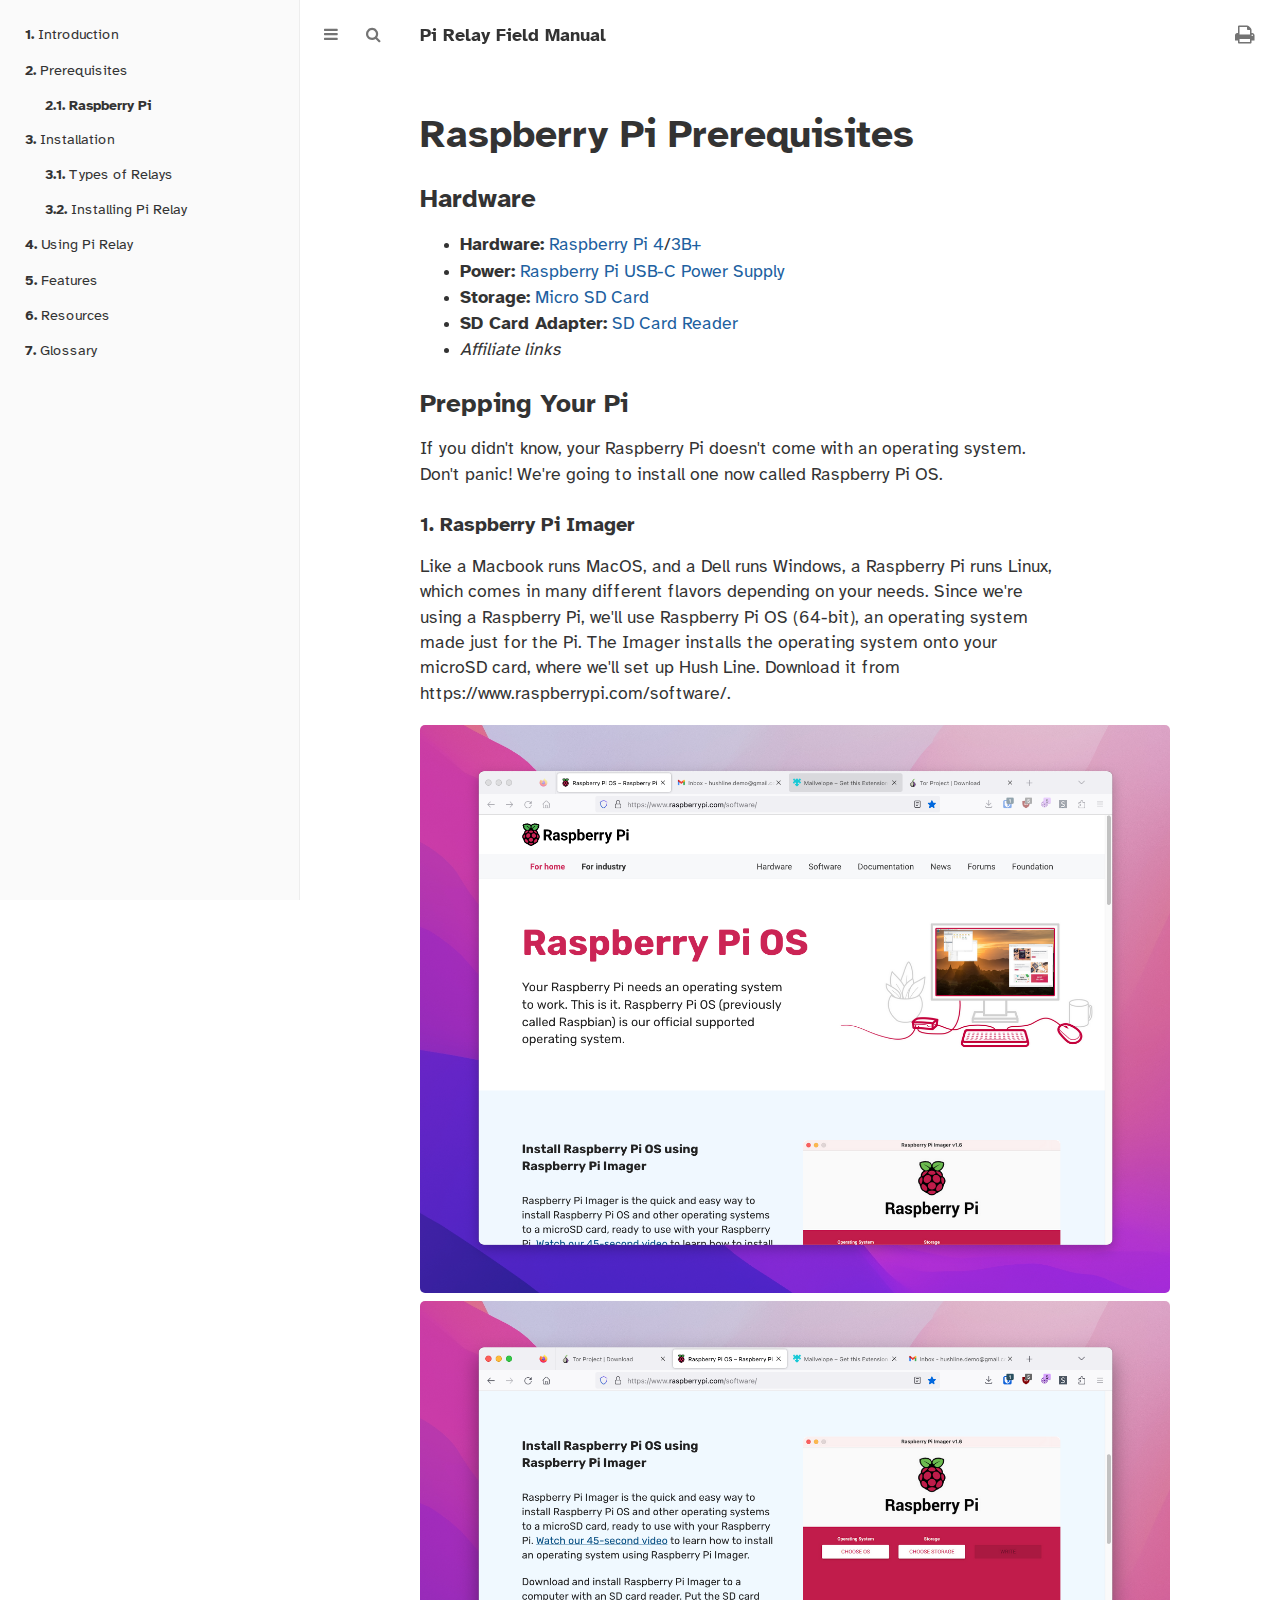
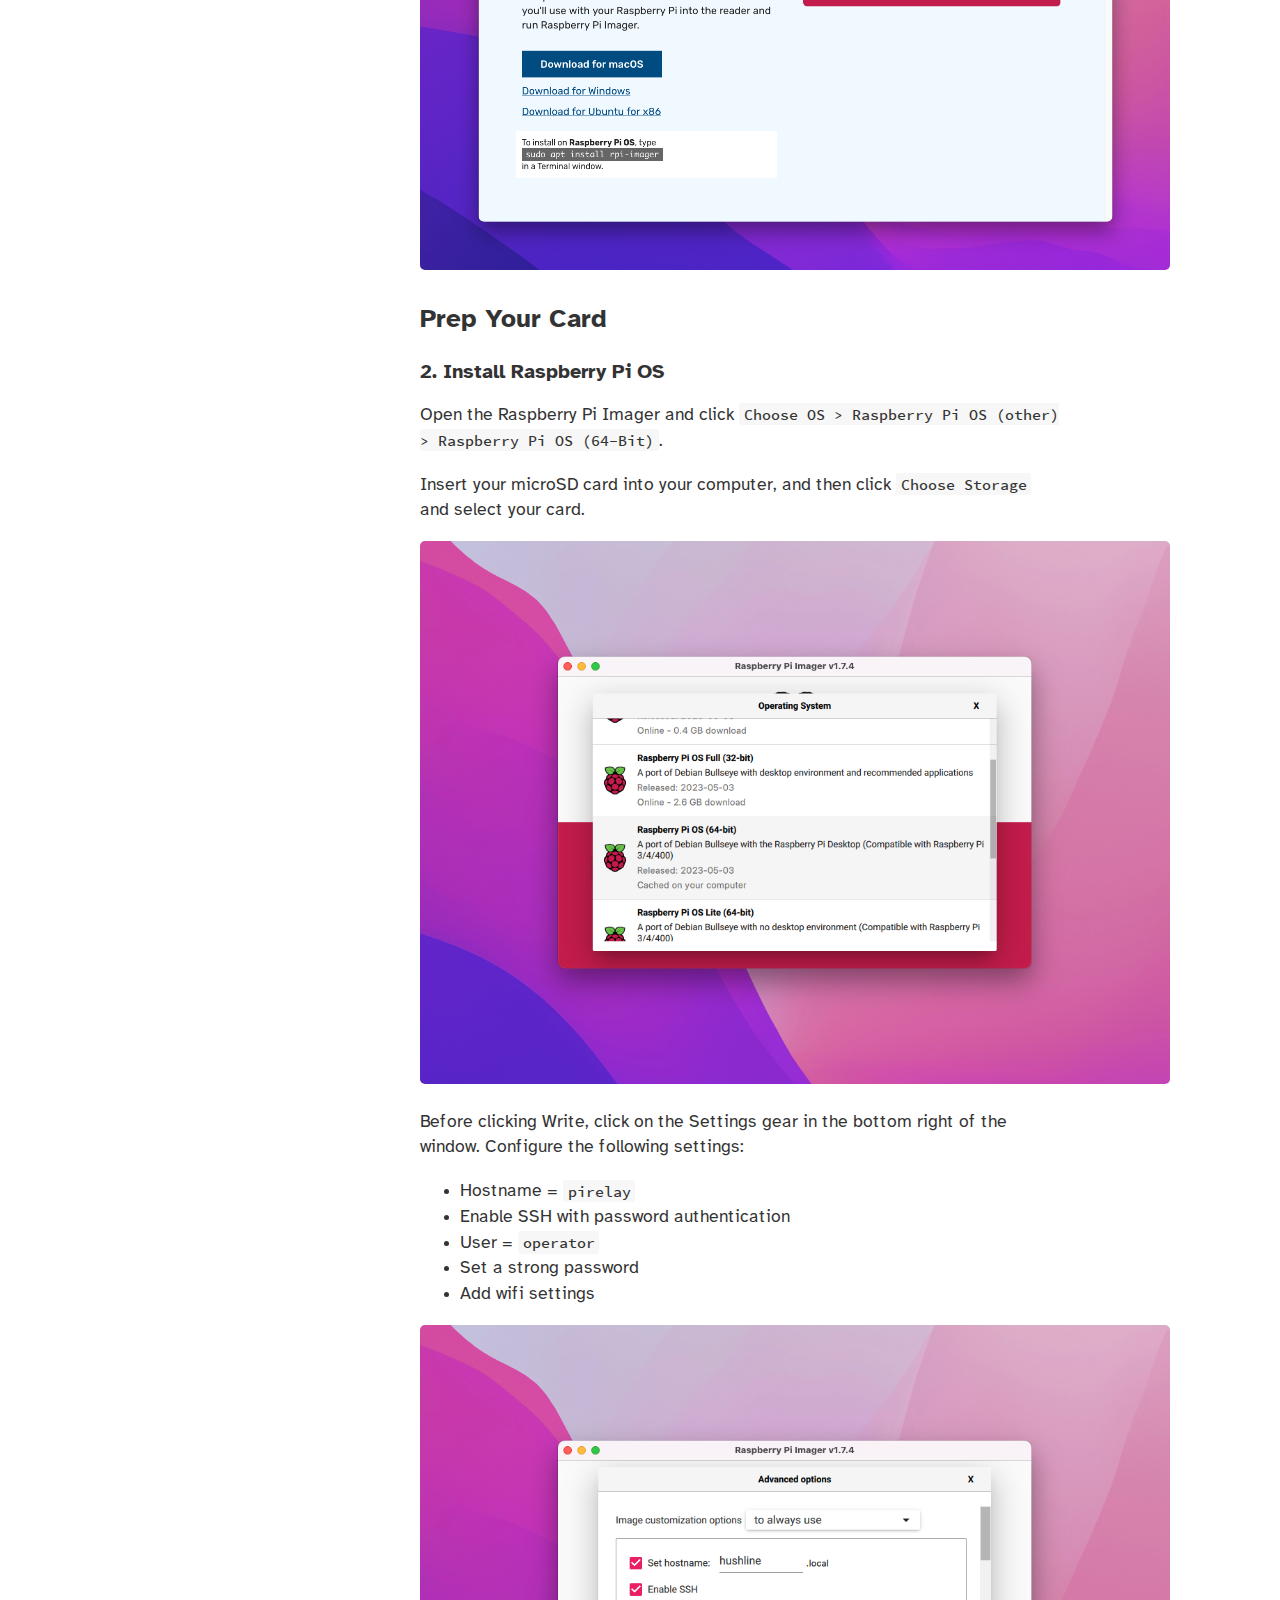
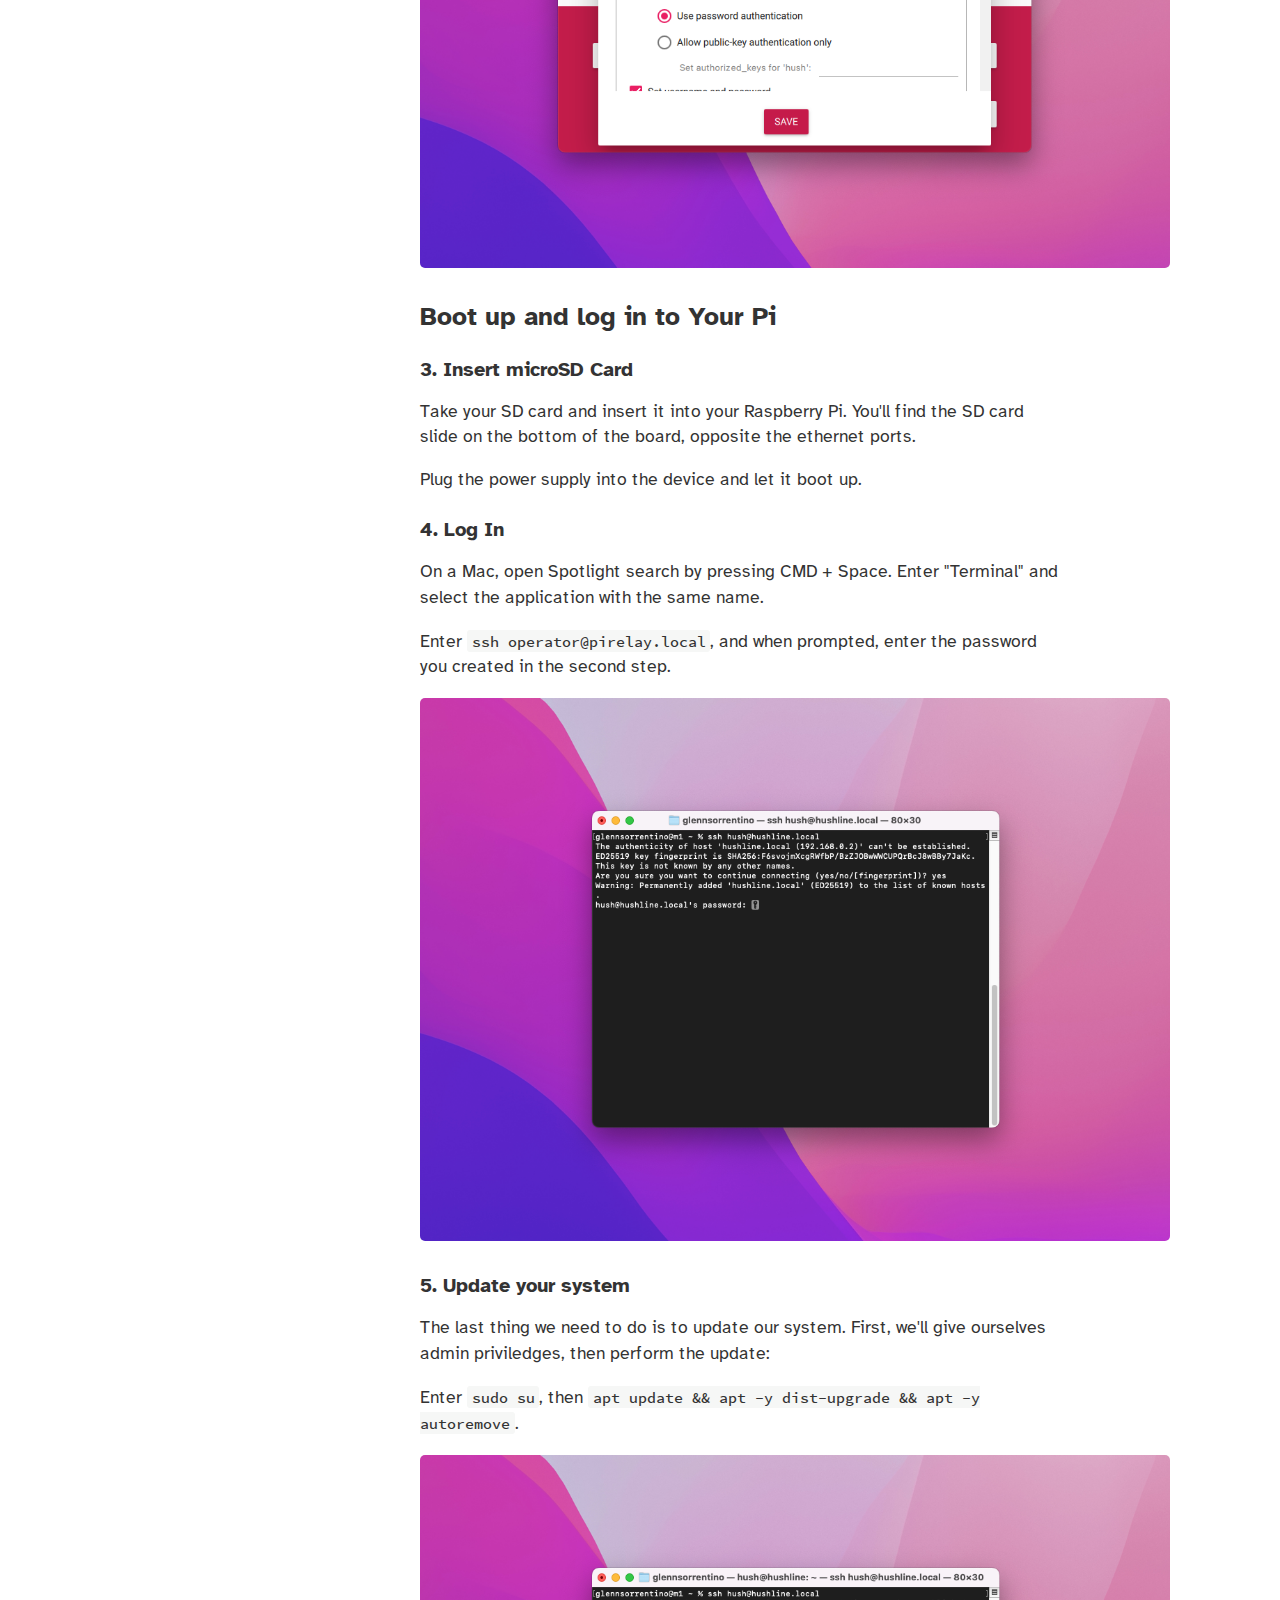
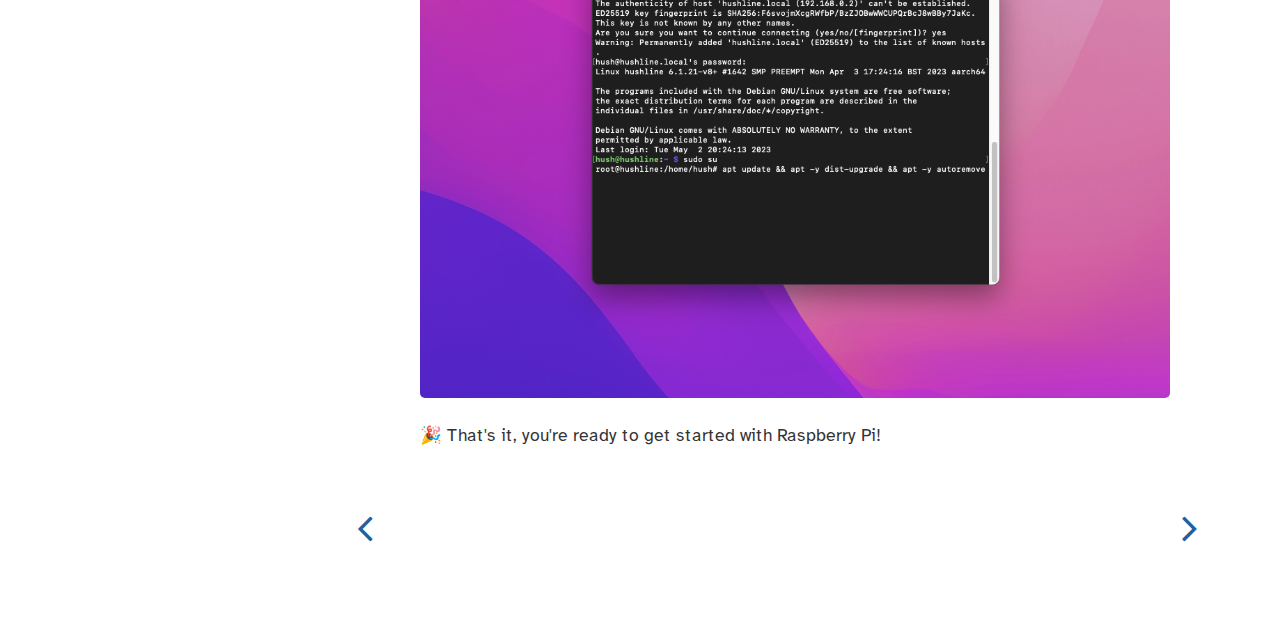
<file: book/prereqs/raspberrypi.html>
<!DOCTYPE HTML>
<html lang="en" class="sidebar-visible no-js light">
    <head>
        <!-- Book generated using mdBook -->
        <meta charset="UTF-8">
        <title>Raspberry Pi - Pi Relay Field Manual</title>


        <!-- Custom HTML head -->
        
        <meta name="description" content="">
        <meta name="viewport" content="width=device-width, initial-scale=1">
        <meta name="theme-color" content="#ffffff" />

        <link rel="icon" href="../favicon.svg">
        <link rel="shortcut icon" href="../favicon.png">
        <link rel="stylesheet" href="../css/variables.css">
        <link rel="stylesheet" href="../css/general.css">
        <link rel="stylesheet" href="../css/chrome.css">
        <link rel="stylesheet" href="../css/print.css" media="print">

        <!-- Fonts -->
        <link rel="stylesheet" href="../FontAwesome/css/font-awesome.css">
        <link rel="stylesheet" href="../fonts/fonts.css">

        <!-- Highlight.js Stylesheets -->
        <link rel="stylesheet" href="../highlight.css">
        <link rel="stylesheet" href="../tomorrow-night.css">
        <link rel="stylesheet" href="../ayu-highlight.css">

        <!-- Custom theme stylesheets -->
        <link rel="stylesheet" href="../theme/custom.css">
        <link rel="stylesheet" href="../theme/fonts/sans/Atkinson-Hyperlegible-Regular.woff2">
        <link rel="stylesheet" href="../theme/fonts/sans/Atkinson-Hyperlegible-Regular.woff">
        <link rel="stylesheet" href="../theme/fonts/sans/Atkinson-Hyperlegible-Bold.woff2">
        <link rel="stylesheet" href="../theme/fonts/sans/Atkinson-Hyperlegible-Bold.woff">

    </head>
    <body>
    <div id="body-container">
        <!-- Provide site root to javascript -->
        <script>
            var path_to_root = "../";
            var default_theme = window.matchMedia("(prefers-color-scheme: dark)").matches ? "navy" : "light";
        </script>

        <!-- Work around some values being stored in localStorage wrapped in quotes -->
        <script>
            try {
                var theme = localStorage.getItem('mdbook-theme');
                var sidebar = localStorage.getItem('mdbook-sidebar');

                if (theme.startsWith('"') && theme.endsWith('"')) {
                    localStorage.setItem('mdbook-theme', theme.slice(1, theme.length - 1));
                }

                if (sidebar.startsWith('"') && sidebar.endsWith('"')) {
                    localStorage.setItem('mdbook-sidebar', sidebar.slice(1, sidebar.length - 1));
                }
            } catch (e) { }
        </script>

        <!-- Set the theme before any content is loaded, prevents flash -->
        <script>
            var theme;
            try { theme = localStorage.getItem('mdbook-theme'); } catch(e) { }
            if (theme === null || theme === undefined) { theme = default_theme; }
            var html = document.querySelector('html');
            html.classList.remove('no-js')
            html.classList.remove('light')
            html.classList.add(theme);
            html.classList.add('js');
        </script>

        <!-- Hide / unhide sidebar before it is displayed -->
        <script>
            var html = document.querySelector('html');
            var sidebar = null;
            if (document.body.clientWidth >= 1080) {
                try { sidebar = localStorage.getItem('mdbook-sidebar'); } catch(e) { }
                sidebar = sidebar || 'visible';
            } else {
                sidebar = 'hidden';
            }
            html.classList.remove('sidebar-visible');
            html.classList.add("sidebar-" + sidebar);
        </script>

        <nav id="sidebar" class="sidebar" aria-label="Table of contents">
            <div class="sidebar-scrollbox">
                <ol class="chapter"><li class="chapter-item expanded "><a href="../intro.html"><strong aria-hidden="true">1.</strong> Introduction</a></li><li class="chapter-item expanded "><a href="../prereqs/index.html"><strong aria-hidden="true">2.</strong> Prerequisites</a></li><li><ol class="section"><li class="chapter-item expanded "><a href="../prereqs/raspberrypi.html" class="active"><strong aria-hidden="true">2.1.</strong> Raspberry Pi</a></li></ol></li><li class="chapter-item expanded "><a href="../installation/index.html"><strong aria-hidden="true">3.</strong> Installation</a></li><li><ol class="section"><li class="chapter-item expanded "><a href="../installation/relay-types.html"><strong aria-hidden="true">3.1.</strong> Types of Relays</a></li><li class="chapter-item expanded "><a href="../installation/installing.html"><strong aria-hidden="true">3.2.</strong> Installing Pi Relay</a></li></ol></li><li class="chapter-item expanded "><a href="../usage/index.html"><strong aria-hidden="true">4.</strong> Using Pi Relay</a></li><li class="chapter-item expanded "><a href="../features/index.html"><strong aria-hidden="true">5.</strong> Features</a></li><li class="chapter-item expanded "><a href="../resources/index.html"><strong aria-hidden="true">6.</strong> Resources</a></li><li class="chapter-item expanded "><a href="../glossary.html"><strong aria-hidden="true">7.</strong> Glossary</a></li></ol>
            </div>
            <div id="sidebar-resize-handle" class="sidebar-resize-handle"></div>
        </nav>

        <!-- Track and set sidebar scroll position -->
        <script>
            var sidebarScrollbox = document.querySelector('#sidebar .sidebar-scrollbox');
            sidebarScrollbox.addEventListener('click', function(e) {
                if (e.target.tagName === 'A') {
                    sessionStorage.setItem('sidebar-scroll', sidebarScrollbox.scrollTop);
                }
            }, { passive: true });
            var sidebarScrollTop = sessionStorage.getItem('sidebar-scroll');
            sessionStorage.removeItem('sidebar-scroll');
            if (sidebarScrollTop) {
                // preserve sidebar scroll position when navigating via links within sidebar
                sidebarScrollbox.scrollTop = sidebarScrollTop;
            } else {
                // scroll sidebar to current active section when navigating via "next/previous chapter" buttons
                var activeSection = document.querySelector('#sidebar .active');
                if (activeSection) {
                    activeSection.scrollIntoView({ block: 'center' });
                }
            }
        </script>

        <div id="page-wrapper" class="page-wrapper">

            <div class="page">
                                <div id="menu-bar-hover-placeholder"></div>
                <div id="menu-bar" class="menu-bar sticky">
                    <div class="left-buttons">
                        <button id="sidebar-toggle" class="icon-button" type="button" title="Toggle Table of Contents" aria-label="Toggle Table of Contents" aria-controls="sidebar">
                            <i class="fa fa-bars"></i>
                        </button>
                        <button id="theme-toggle" class="icon-button" type="button" title="Change theme" aria-label="Change theme" aria-haspopup="true" aria-expanded="false" aria-controls="theme-list">
                            <i class="fa fa-paint-brush"></i>
                        </button>
                        <ul id="theme-list" class="theme-popup" aria-label="Themes" role="menu">
                            <li role="none"><button role="menuitem" class="theme" id="light">Light</button></li>
                            <li role="none"><button role="menuitem" class="theme" id="rust">Rust</button></li>
                            <li role="none"><button role="menuitem" class="theme" id="coal">Coal</button></li>
                            <li role="none"><button role="menuitem" class="theme" id="navy">Navy</button></li>
                            <li role="none"><button role="menuitem" class="theme" id="ayu">Ayu</button></li>
                        </ul>
                        <button id="search-toggle" class="icon-button" type="button" title="Search. (Shortkey: s)" aria-label="Toggle Searchbar" aria-expanded="false" aria-keyshortcuts="S" aria-controls="searchbar">
                            <i class="fa fa-search"></i>
                        </button>
                    </div>

                    <h1 class="menu-title">Pi Relay Field Manual</h1>

                    <div class="right-buttons">
                        <a href="../print.html" title="Print this book" aria-label="Print this book">
                            <i id="print-button" class="fa fa-print"></i>
                        </a>

                    </div>
                </div>

                <div id="search-wrapper" class="hidden">
                    <form id="searchbar-outer" class="searchbar-outer">
                        <input type="search" id="searchbar" name="searchbar" placeholder="Search this book ..." aria-controls="searchresults-outer" aria-describedby="searchresults-header">
                    </form>
                    <div id="searchresults-outer" class="searchresults-outer hidden">
                        <div id="searchresults-header" class="searchresults-header"></div>
                        <ul id="searchresults">
                        </ul>
                    </div>
                </div>

                <!-- Apply ARIA attributes after the sidebar and the sidebar toggle button are added to the DOM -->
                <script>
                    document.getElementById('sidebar-toggle').setAttribute('aria-expanded', sidebar === 'visible');
                    document.getElementById('sidebar').setAttribute('aria-hidden', sidebar !== 'visible');
                    Array.from(document.querySelectorAll('#sidebar a')).forEach(function(link) {
                        link.setAttribute('tabIndex', sidebar === 'visible' ? 0 : -1);
                    });
                </script>

                <div id="content" class="content">
                    <main>
                        <h1 id="raspberry-pi-prerequisites"><a class="header" href="#raspberry-pi-prerequisites">Raspberry Pi Prerequisites</a></h1>
<h2 id="hardware"><a class="header" href="#hardware">Hardware</a></h2>
<ul>
<li><strong>Hardware:</strong> <a href="https://www.amazon.com/Raspberry-Model-2019-Quad-Bluetooth/dp/B07TC2BK1X/?&amp;_encoding=UTF8&amp;tag=scidsg-20&amp;linkCode=ur2&amp;linkId=ee402e41cd98b8767ed54b1531ed1666&amp;camp=1789&amp;creative=9325">Raspberry Pi 4</a>/<a href="https://www.amazon.com/ELEMENT-Element14-Raspberry-Pi-Motherboard/dp/B07P4LSDYV/?&amp;_encoding=UTF8&amp;tag=scidsg-20&amp;linkCode=ur2&amp;linkId=d76c1db453c42244fe465c9c56601303&amp;camp=1789&amp;creative=9325">3B+</a></li>
<li><strong>Power:</strong> <a href="https://www.amazon.com/Raspberry-Pi-USB-C-Power-Supply/dp/B07W8XHMJZ?crid=20ZD3IB2N877C&amp;keywords=raspberry%2Bpi%2Bpower%2Bsupply&amp;qid=1696270477&amp;sprefix=raspberry%2Bpi%2Bpower%2B%2Caps%2C140&amp;sr=8-5&amp;th=1&amp;linkCode=ll1&amp;tag=scidsg-20&amp;linkId=fa55eb4c089361952be8285bf67bfd22&amp;language=en_US&amp;ref_=as_li_ss_tl">Raspberry Pi USB-C Power Supply</a></li>
<li><strong>Storage:</strong> <a href="https://www.amazon.com/Sandisk-Ultra-Micro-UHS-I-Adapter/dp/B073K14CVB?crid=1XCUWSKV8V2L1&amp;keywords=microSD+card&amp;qid=1696270565&amp;sprefix=microsd+car%2Caps%2C137&amp;sr=8-21&amp;linkCode=ll1&amp;tag=scidsg-20&amp;linkId=a2865a28ae852876a5a6d27512e9d7ef&amp;language=en_US&amp;ref_=as_li_ss_tl">Micro SD Card</a></li>
<li><strong>SD Card Adapter:</strong> <a href="https://www.amazon.com/SanDisk-MobileMate-microSD-Card-Reader/dp/B07G5JV2B5?crid=3ESM9TOJBH8J7&amp;keywords=microsd+card+adaptor+usb+sandisk&amp;qid=1696270641&amp;sprefix=microsd+card+adaptor+usb+sandisk%2Caps%2C135&amp;sr=8-3&amp;linkCode=ll1&amp;tag=scidsg-20&amp;linkId=90d3bed4e490d29d84bcf86d9fe75290&amp;language=en_US&amp;ref_=as_li_ss_tl">SD Card Reader</a> </li>
<li><em>Affiliate links</em></li>
</ul>
<h2 id="prepping-your-pi"><a class="header" href="#prepping-your-pi">Prepping Your Pi</a></h2>
<p>If you didn't know, your Raspberry Pi doesn't come with an operating system. Don't panic! We're going to install one now called Raspberry Pi OS.</p>
<h3 id="1-raspberry-pi-imager"><a class="header" href="#1-raspberry-pi-imager">1. Raspberry Pi Imager</a></h3>
<p>Like a Macbook runs MacOS, and a Dell runs Windows, a Raspberry Pi runs Linux, which comes in many different flavors depending on your needs. Since we're using a Raspberry Pi, we'll use Raspberry Pi OS (64-bit), an operating system made just for the Pi. The Imager installs the operating system onto your microSD card, where we'll set up Hush Line. Download it from https://www.raspberrypi.com/software/.</p>
<img src="../img/1-rpi-imager.png">
<img src="../img/2-rpi-imager.png">
<h2 id="prep-your-card"><a class="header" href="#prep-your-card">Prep Your Card</a></h2>
<h3 id="2-install-raspberry-pi-os"><a class="header" href="#2-install-raspberry-pi-os">2. Install Raspberry Pi OS</a></h3>
<p>Open the Raspberry Pi Imager and click <code>Choose OS &gt; Raspberry Pi OS (other) &gt; Raspberry Pi OS (64-Bit)</code>.</p>
<p>Insert your microSD card into your computer, and then click <code>Choose Storage</code> and select your card.</p>
<img src="../img/19-rpi-imager.png">
<p>Before clicking Write, click on the Settings gear in the bottom right of the window. Configure the following settings:</p>
<ul>
<li>Hostname = <code>pirelay</code></li>
<li>Enable SSH with password authentication</li>
<li>User = <code>operator</code></li>
<li>Set a strong password</li>
<li>Add wifi settings</li>
</ul>
<img src="../img/20-advanced.png">
<h2 id="boot-up-and-log-in-to-your-pi"><a class="header" href="#boot-up-and-log-in-to-your-pi">Boot up and log in to Your Pi</a></h2>
<h3 id="3-insert-microsd-card"><a class="header" href="#3-insert-microsd-card">3. Insert microSD Card</a></h3>
<p>Take your SD card and insert it into your Raspberry Pi. You'll find the SD card slide on the bottom of the board, opposite the ethernet ports.</p>
<p>Plug the power supply into the device and let it boot up.</p>
<h3 id="4-log-in"><a class="header" href="#4-log-in">4. Log In</a></h3>
<p>On a Mac, open Spotlight search by pressing CMD + Space. Enter &quot;Terminal&quot; and select the application with the same name. </p>
<p>Enter <code>ssh operator@pirelay.local</code>, and when prompted, enter the password you created in the second step.</p>
<img src="../img/21-terminal-login.png">
<h3 id="5-update-your-system"><a class="header" href="#5-update-your-system">5. Update your system</a></h3>
<p>The last thing we need to do is to update our system. First, we'll give ourselves admin priviledges, then perform the update:</p>
<p>Enter <code>sudo su</code>, then <code>apt update &amp;&amp; apt -y dist-upgrade &amp;&amp; apt -y autoremove</code>.</p>
<img src="../img/21-update.png">
<p>🎉 That's it, you're ready to get started with Raspberry Pi!</p>

                    </main>

                    <nav class="nav-wrapper" aria-label="Page navigation">
                        <!-- Mobile navigation buttons -->
                            <a rel="prev" href="../prereqs/index.html" class="mobile-nav-chapters previous" title="Previous chapter" aria-label="Previous chapter" aria-keyshortcuts="Left">
                                <i class="fa fa-angle-left"></i>
                            </a>

                            <a rel="next" href="../installation/index.html" class="mobile-nav-chapters next" title="Next chapter" aria-label="Next chapter" aria-keyshortcuts="Right">
                                <i class="fa fa-angle-right"></i>
                            </a>

                        <div style="clear: both"></div>
                    </nav>
                </div>
            </div>

            <nav class="nav-wide-wrapper" aria-label="Page navigation">
                    <a rel="prev" href="../prereqs/index.html" class="nav-chapters previous" title="Previous chapter" aria-label="Previous chapter" aria-keyshortcuts="Left">
                        <i class="fa fa-angle-left"></i>
                    </a>

                    <a rel="next" href="../installation/index.html" class="nav-chapters next" title="Next chapter" aria-label="Next chapter" aria-keyshortcuts="Right">
                        <i class="fa fa-angle-right"></i>
                    </a>
            </nav>

        </div>




        <script>
            window.playground_copyable = true;
        </script>


        <script src="../elasticlunr.min.js"></script>
        <script src="../mark.min.js"></script>
        <script src="../searcher.js"></script>

        <script src="../clipboard.min.js"></script>
        <script src="../highlight.js"></script>
        <script src="../book.js"></script>

        <!-- Custom JS scripts -->


    </div>
    </body>
</html>
</file>
<file: book/css/variables.css>
/* Globals */

:root {
    --sidebar-width: 300px;
    --page-padding: 15px;
    --content-max-width: 750px;
    --menu-bar-height: 50px;
    --mono-font: "Source Code Pro", Consolas, "Ubuntu Mono", Menlo, "DejaVu Sans Mono", monospace, monospace;
    --code-font-size: 0.875em /* please adjust the ace font size accordingly in editor.js */
}

/* Themes */

.ayu {
    --bg: hsl(210, 25%, 8%);
    --fg: #c5c5c5;

    --sidebar-bg: #14191f;
    --sidebar-fg: #c8c9db;
    --sidebar-non-existant: #5c6773;
    --sidebar-active: #ffb454;
    --sidebar-spacer: #2d334f;

    --scrollbar: var(--sidebar-fg);

    --icons: #737480;
    --icons-hover: #b7b9cc;

    --links: #0096cf;

    --inline-code-color: #ffb454;

    --theme-popup-bg: #14191f;
    --theme-popup-border: #5c6773;
    --theme-hover: #191f26;

    --quote-bg: hsl(226, 15%, 17%);
    --quote-border: hsl(226, 15%, 22%);

    --table-border-color: hsl(210, 25%, 13%);
    --table-header-bg: hsl(210, 25%, 28%);
    --table-alternate-bg: hsl(210, 25%, 11%);

    --searchbar-border-color: #848484;
    --searchbar-bg: #424242;
    --searchbar-fg: #fff;
    --searchbar-shadow-color: #d4c89f;
    --searchresults-header-fg: #666;
    --searchresults-border-color: #888;
    --searchresults-li-bg: #252932;
    --search-mark-bg: #e3b171;

    --color-scheme: dark;
}

.coal {
    --bg: hsl(200, 7%, 8%);
    --fg: #98a3ad;

    --sidebar-bg: #292c2f;
    --sidebar-fg: #a1adb8;
    --sidebar-non-existant: #505254;
    --sidebar-active: #3473ad;
    --sidebar-spacer: #393939;

    --scrollbar: var(--sidebar-fg);

    --icons: #43484d;
    --icons-hover: #b3c0cc;

    --links: #2b79a2;

    --inline-code-color: #c5c8c6;

    --theme-popup-bg: #141617;
    --theme-popup-border: #43484d;
    --theme-hover: #1f2124;

    --quote-bg: hsl(234, 21%, 18%);
    --quote-border: hsl(234, 21%, 23%);

    --table-border-color: hsl(200, 7%, 13%);
    --table-header-bg: hsl(200, 7%, 28%);
    --table-alternate-bg: hsl(200, 7%, 11%);

    --searchbar-border-color: #aaa;
    --searchbar-bg: #b7b7b7;
    --searchbar-fg: #000;
    --searchbar-shadow-color: #aaa;
    --searchresults-header-fg: #666;
    --searchresults-border-color: #98a3ad;
    --searchresults-li-bg: #2b2b2f;
    --search-mark-bg: #355c7d;

    --color-scheme: dark;
}

.light {
    --bg: hsl(0, 0%, 100%);
    --fg: hsl(0, 0%, 0%);

    --sidebar-bg: #fafafa;
    --sidebar-fg: hsl(0, 0%, 0%);
    --sidebar-non-existant: #aaaaaa;
    --sidebar-active: #1f1fff;
    --sidebar-spacer: #f4f4f4;

    --scrollbar: #8F8F8F;

    --icons: #747474;
    --icons-hover: #000000;

    --links: #20609f;

    --inline-code-color: #301900;

    --theme-popup-bg: #fafafa;
    --theme-popup-border: #cccccc;
    --theme-hover: #e6e6e6;

    --quote-bg: hsl(197, 37%, 96%);
    --quote-border: hsl(197, 37%, 91%);

    --table-border-color: hsl(0, 0%, 95%);
    --table-header-bg: hsl(0, 0%, 80%);
    --table-alternate-bg: hsl(0, 0%, 97%);

    --searchbar-border-color: #aaa;
    --searchbar-bg: #fafafa;
    --searchbar-fg: #000;
    --searchbar-shadow-color: #aaa;
    --searchresults-header-fg: #666;
    --searchresults-border-color: #888;
    --searchresults-li-bg: #e4f2fe;
    --search-mark-bg: #a2cff5;

    --color-scheme: light;
}

.navy {
    --bg: hsl(226, 23%, 11%);
    --fg: #bcbdd0;

    --sidebar-bg: #282d3f;
    --sidebar-fg: #c8c9db;
    --sidebar-non-existant: #505274;
    --sidebar-active: #2b79a2;
    --sidebar-spacer: #2d334f;

    --scrollbar: var(--sidebar-fg);

    --icons: #737480;
    --icons-hover: #b7b9cc;

    --links: #2b79a2;

    --inline-code-color: #c5c8c6;

    --theme-popup-bg: #161923;
    --theme-popup-border: #737480;
    --theme-hover: #282e40;

    --quote-bg: hsl(226, 15%, 17%);
    --quote-border: hsl(226, 15%, 22%);

    --table-border-color: hsl(226, 23%, 16%);
    --table-header-bg: hsl(226, 23%, 31%);
    --table-alternate-bg: hsl(226, 23%, 14%);

    --searchbar-border-color: #aaa;
    --searchbar-bg: #aeaec6;
    --searchbar-fg: #000;
    --searchbar-shadow-color: #aaa;
    --searchresults-header-fg: #5f5f71;
    --searchresults-border-color: #5c5c68;
    --searchresults-li-bg: #242430;
    --search-mark-bg: #a2cff5;

    --color-scheme: dark;
}

.rust {
    --bg: hsl(60, 9%, 87%);
    --fg: #262625;

    --sidebar-bg: #3b2e2a;
    --sidebar-fg: #c8c9db;
    --sidebar-non-existant: #505254;
    --sidebar-active: #e69f67;
    --sidebar-spacer: #45373a;

    --scrollbar: var(--sidebar-fg);

    --icons: #737480;
    --icons-hover: #262625;

    --links: #2b79a2;

    --inline-code-color: #6e6b5e;

    --theme-popup-bg: #e1e1db;
    --theme-popup-border: #b38f6b;
    --theme-hover: #99908a;

    --quote-bg: hsl(60, 5%, 75%);
    --quote-border: hsl(60, 5%, 70%);

    --table-border-color: hsl(60, 9%, 82%);
    --table-header-bg: #b3a497;
    --table-alternate-bg: hsl(60, 9%, 84%);

    --searchbar-border-color: #aaa;
    --searchbar-bg: #fafafa;
    --searchbar-fg: #000;
    --searchbar-shadow-color: #aaa;
    --searchresults-header-fg: #666;
    --searchresults-border-color: #888;
    --searchresults-li-bg: #dec2a2;
    --search-mark-bg: #e69f67;

    --color-scheme: light;
}

@media (prefers-color-scheme: dark) {
    .light.no-js {
        --bg: hsl(200, 7%, 8%);
        --fg: #98a3ad;

        --sidebar-bg: #292c2f;
        --sidebar-fg: #a1adb8;
        --sidebar-non-existant: #505254;
        --sidebar-active: #3473ad;
        --sidebar-spacer: #393939;

        --scrollbar: var(--sidebar-fg);

        --icons: #43484d;
        --icons-hover: #b3c0cc;

        --links: #2b79a2;

        --inline-code-color: #c5c8c6;

        --theme-popup-bg: #141617;
        --theme-popup-border: #43484d;
        --theme-hover: #1f2124;

        --quote-bg: hsl(234, 21%, 18%);
        --quote-border: hsl(234, 21%, 23%);

        --table-border-color: hsl(200, 7%, 13%);
        --table-header-bg: hsl(200, 7%, 28%);
        --table-alternate-bg: hsl(200, 7%, 11%);

        --searchbar-border-color: #aaa;
        --searchbar-bg: #b7b7b7;
        --searchbar-fg: #000;
        --searchbar-shadow-color: #aaa;
        --searchresults-header-fg: #666;
        --searchresults-border-color: #98a3ad;
        --searchresults-li-bg: #2b2b2f;
        --search-mark-bg: #355c7d;
    }
}
</file>
<file: book/css/general.css>
/* Base styles and content styles */

@import 'variables.css';

:root {
    /* Browser default font-size is 16px, this way 1 rem = 10px */
    font-size: 62.5%;
    color-scheme: var(--color-scheme);
}

html {
    font-family: "Open Sans", sans-serif;
    color: var(--fg);
    background-color: var(--bg);
    text-size-adjust: none;
    -webkit-text-size-adjust: none;
}

body {
    margin: 0;
    font-size: 1.6rem;
    overflow-x: hidden;
}

code {
    font-family: var(--mono-font) !important;
    font-size: var(--code-font-size);
}

/* make long words/inline code not x overflow */
main {
    overflow-wrap: break-word;
}

/* make wide tables scroll if they overflow */
.table-wrapper {
    overflow-x: auto;
}

/* Don't change font size in headers. */
h1 code, h2 code, h3 code, h4 code, h5 code, h6 code {
    font-size: unset;
}

.left { float: left; }
.right { float: right; }
.boring { opacity: 0.6; }
.hide-boring .boring { display: none; }
.hidden { display: none !important; }

h2, h3 { margin-top: 2.5em; }
h4, h5 { margin-top: 2em; }

.header + .header h3,
.header + .header h4,
.header + .header h5 {
    margin-top: 1em;
}

h1:target::before,
h2:target::before,
h3:target::before,
h4:target::before,
h5:target::before,
h6:target::before {
    display: inline-block;
    content: "»";
    margin-left: -30px;
    width: 30px;
}

/* This is broken on Safari as of version 14, but is fixed
   in Safari Technology Preview 117 which I think will be Safari 14.2.
   https://bugs.webkit.org/show_bug.cgi?id=218076
*/
:target {
    scroll-margin-top: calc(var(--menu-bar-height) + 0.5em);
}

.page {
    outline: 0;
    padding: 0 var(--page-padding);
    margin-top: calc(0px - var(--menu-bar-height)); /* Compensate for the #menu-bar-hover-placeholder */
}
.page-wrapper {
    box-sizing: border-box;
}
.js:not(.sidebar-resizing) .page-wrapper {
    transition: margin-left 0.3s ease, transform 0.3s ease; /* Animation: slide away */
}

.content {
    overflow-y: auto;
    padding: 0 5px 50px 5px;
}
.content main {
    margin-left: auto;
    margin-right: auto;
    max-width: var(--content-max-width);
}
.content p { line-height: 1.45em; }
.content ol { line-height: 1.45em; }
.content ul { line-height: 1.45em; }
.content a { text-decoration: none; }
.content a:hover { text-decoration: underline; }
.content img, .content video { max-width: 100%; }
.content .header:link,
.content .header:visited {
    color: var(--fg);
}
.content .header:link,
.content .header:visited:hover {
    text-decoration: none;
}

table {
    margin: 0 auto;
    border-collapse: collapse;
}
table td {
    padding: 3px 20px;
    border: 1px var(--table-border-color) solid;
}
table thead {
    background: var(--table-header-bg);
}
table thead td {
    font-weight: 700;
    border: none;
}
table thead th {
    padding: 3px 20px;
}
table thead tr {
    border: 1px var(--table-header-bg) solid;
}
/* Alternate background colors for rows */
table tbody tr:nth-child(2n) {
    background: var(--table-alternate-bg);
}


blockquote {
    margin: 20px 0;
    padding: 0 20px;
    color: var(--fg);
    background-color: var(--quote-bg);
    border-top: .1em solid var(--quote-border);
    border-bottom: .1em solid var(--quote-border);
}

kbd {
    background-color: var(--table-border-color);
    border-radius: 4px;
    border: solid 1px var(--theme-popup-border);
    box-shadow: inset 0 -1px 0 var(--theme-hover);
    display: inline-block;
    font-size: var(--code-font-size);
    font-family: var(--mono-font);
    line-height: 10px;
    padding: 4px 5px;
    vertical-align: middle;
}

:not(.footnote-definition) + .footnote-definition,
.footnote-definition + :not(.footnote-definition) {
    margin-top: 2em;
}
.footnote-definition {
    font-size: 0.9em;
    margin: 0.5em 0;
}
.footnote-definition p {
    display: inline;
}

.tooltiptext {
    position: absolute;
    visibility: hidden;
    color: #fff;
    background-color: #333;
    transform: translateX(-50%); /* Center by moving tooltip 50% of its width left */
    left: -8px; /* Half of the width of the icon */
    top: -35px;
    font-size: 0.8em;
    text-align: center;
    border-radius: 6px;
    padding: 5px 8px;
    margin: 5px;
    z-index: 1000;
}
.tooltipped .tooltiptext {
    visibility: visible;
}

.chapter li.part-title {
    color: var(--sidebar-fg);
    margin: 5px 0px;
    font-weight: bold;
}

.result-no-output {
    font-style: italic;
}
</file>
<file: book/css/chrome.css>
/* CSS for UI elements (a.k.a. chrome) */

@import 'variables.css';

html {
    scrollbar-color: var(--scrollbar) var(--bg);
}
#searchresults a,
.content a:link,
a:visited,
a > .hljs {
    color: var(--links);
}

/*
    body-container is necessary because mobile browsers don't seem to like
    overflow-x on the body tag when there is a <meta name="viewport"> tag.
*/
#body-container {
    /*
        This is used when the sidebar pushes the body content off the side of
        the screen on small screens. Without it, dragging on mobile Safari
        will want to reposition the viewport in a weird way.
    */
    overflow-x: clip;
}

/* Menu Bar */

#menu-bar,
#menu-bar-hover-placeholder {
    z-index: 101;
    margin: auto calc(0px - var(--page-padding));
}
#menu-bar {
    position: relative;
    display: flex;
    flex-wrap: wrap;
    background-color: var(--bg);
    border-bottom-color: var(--bg);
    border-bottom-width: 1px;
    border-bottom-style: solid;
}
#menu-bar.sticky,
.js #menu-bar-hover-placeholder:hover + #menu-bar,
.js #menu-bar:hover,
.js.sidebar-visible #menu-bar {
    position: -webkit-sticky;
    position: sticky;
    top: 0 !important;
}
#menu-bar-hover-placeholder {
    position: sticky;
    position: -webkit-sticky;
    top: 0;
    height: var(--menu-bar-height);
}
#menu-bar.bordered {
    border-bottom-color: var(--table-border-color);
}
#menu-bar i, #menu-bar .icon-button {
    position: relative;
    padding: 0 8px;
    z-index: 10;
    line-height: var(--menu-bar-height);
    cursor: pointer;
    transition: color 0.5s;
}
@media only screen and (max-width: 420px) {
    #menu-bar i, #menu-bar .icon-button {
        padding: 0 5px;
    }
}

.icon-button {
    border: none;
    background: none;
    padding: 0;
    color: inherit;
}
.icon-button i {
    margin: 0;
}

.right-buttons {
    margin: 0 15px;
}
.right-buttons a {
    text-decoration: none;
}

.left-buttons {
    display: flex;
    margin: 0 5px;
}
.no-js .left-buttons {
    display: none;
}

.menu-title {
    display: inline-block;
    font-weight: 200;
    font-size: 2.4rem;
    line-height: var(--menu-bar-height);
    text-align: center;
    margin: 0;
    flex: 1;
    white-space: nowrap;
    overflow: hidden;
    text-overflow: ellipsis;
}
.js .menu-title {
    cursor: pointer;
}

.menu-bar,
.menu-bar:visited,
.nav-chapters,
.nav-chapters:visited,
.mobile-nav-chapters,
.mobile-nav-chapters:visited,
.menu-bar .icon-button,
.menu-bar a i {
    color: var(--icons);
}

.menu-bar i:hover,
.menu-bar .icon-button:hover,
.nav-chapters:hover,
.mobile-nav-chapters i:hover {
    color: var(--icons-hover);
}

/* Nav Icons */

.nav-chapters {
    font-size: 2.5em;
    text-align: center;
    text-decoration: none;

    position: fixed;
    top: 0;
    bottom: 0;
    margin: 0;
    max-width: 150px;
    min-width: 90px;

    display: flex;
    justify-content: center;
    align-content: center;
    flex-direction: column;

    transition: color 0.5s, background-color 0.5s;
}

.nav-chapters:hover {
    text-decoration: none;
    background-color: var(--theme-hover);
    transition: background-color 0.15s, color 0.15s;
}

.nav-wrapper {
    margin-top: 50px;
    display: none;
}

.mobile-nav-chapters {
    font-size: 2.5em;
    text-align: center;
    text-decoration: none;
    width: 90px;
    border-radius: 5px;
    background-color: var(--sidebar-bg);
}

.previous {
    float: left;
}

.next {
    float: right;
    right: var(--page-padding);
}

@media only screen and (max-width: 1080px) {
    .nav-wide-wrapper { display: none; }
    .nav-wrapper { display: block; }
}

@media only screen and (max-width: 1380px) {
    .sidebar-visible .nav-wide-wrapper { display: none; }
    .sidebar-visible .nav-wrapper { display: block; }
}

/* Inline code */

:not(pre) > .hljs {
    display: inline;
    padding: 0.1em 0.3em;
    border-radius: 3px;
}

:not(pre):not(a) > .hljs {
    color: var(--inline-code-color);
    overflow-x: initial;
}

a:hover > .hljs {
    text-decoration: underline;
}

pre {
    position: relative;
}
pre > .buttons {
    position: absolute;
    z-index: 100;
    right: 0px;
    top: 2px;
    margin: 0px;
    padding: 2px 0px;

    color: var(--sidebar-fg);
    cursor: pointer;
    visibility: hidden;
    opacity: 0;
    transition: visibility 0.1s linear, opacity 0.1s linear;
}
pre:hover > .buttons {
    visibility: visible;
    opacity: 1
}
pre > .buttons :hover {
    color: var(--sidebar-active);
    border-color: var(--icons-hover);
    background-color: var(--theme-hover);
}
pre > .buttons i {
    margin-left: 8px;
}
pre > .buttons button {
    cursor: inherit;
    margin: 0px 5px;
    padding: 3px 5px;
    font-size: 14px;

    border-style: solid;
    border-width: 1px;
    border-radius: 4px;
    border-color: var(--icons);
    background-color: var(--theme-popup-bg);
    transition: 100ms;
    transition-property: color,border-color,background-color;
    color: var(--icons);
}
@media (pointer: coarse) {
    pre > .buttons button {
        /* On mobile, make it easier to tap buttons. */
        padding: 0.3rem 1rem;
    }
}
pre > code {
    padding: 1rem;
}

/* FIXME: ACE editors overlap their buttons because ACE does absolute
   positioning within the code block which breaks padding. The only solution I
   can think of is to move the padding to the outer pre tag (or insert a div
   wrapper), but that would require fixing a whole bunch of CSS rules.
*/
.hljs.ace_editor {
  padding: 0rem 0rem;
}

pre > .result {
    margin-top: 10px;
}

/* Search */

#searchresults a {
    text-decoration: none;
}

mark {
    border-radius: 2px;
    padding: 0 3px 1px 3px;
    margin: 0 -3px -1px -3px;
    background-color: var(--search-mark-bg);
    transition: background-color 300ms linear;
    cursor: pointer;
}

mark.fade-out {
    background-color: rgba(0,0,0,0) !important;
    cursor: auto;
}

.searchbar-outer {
    margin-left: auto;
    margin-right: auto;
    max-width: var(--content-max-width);
}

#searchbar {
    width: 100%;
    margin: 5px auto 0px auto;
    padding: 10px 16px;
    transition: box-shadow 300ms ease-in-out;
    border: 1px solid var(--searchbar-border-color);
    border-radius: 3px;
    background-color: var(--searchbar-bg);
    color: var(--searchbar-fg);
}
#searchbar:focus,
#searchbar.active {
    box-shadow: 0 0 3px var(--searchbar-shadow-color);
}

.searchresults-header {
    font-weight: bold;
    font-size: 1em;
    padding: 18px 0 0 5px;
    color: var(--searchresults-header-fg);
}

.searchresults-outer {
    margin-left: auto;
    margin-right: auto;
    max-width: var(--content-max-width);
    border-bottom: 1px dashed var(--searchresults-border-color);
}

ul#searchresults {
    list-style: none;
    padding-left: 20px;
}
ul#searchresults li {
    margin: 10px 0px;
    padding: 2px;
    border-radius: 2px;
}
ul#searchresults li.focus {
    background-color: var(--searchresults-li-bg);
}
ul#searchresults span.teaser {
    display: block;
    clear: both;
    margin: 5px 0 0 20px;
    font-size: 0.8em;
}
ul#searchresults span.teaser em {
    font-weight: bold;
    font-style: normal;
}

/* Sidebar */

.sidebar {
    position: fixed;
    left: 0;
    top: 0;
    bottom: 0;
    width: var(--sidebar-width);
    font-size: 0.875em;
    box-sizing: border-box;
    -webkit-overflow-scrolling: touch;
    overscroll-behavior-y: contain;
    background-color: var(--sidebar-bg);
    color: var(--sidebar-fg);
}
.sidebar-resizing {
    -moz-user-select: none;
    -webkit-user-select: none;
    -ms-user-select: none;
    user-select: none;
}
.js:not(.sidebar-resizing) .sidebar {
    transition: transform 0.3s; /* Animation: slide away */
}
.sidebar code {
    line-height: 2em;
}
.sidebar .sidebar-scrollbox {
    overflow-y: auto;
    position: absolute;
    top: 0;
    bottom: 0;
    left: 0;
    right: 0;
    padding: 10px 10px;
}
.sidebar .sidebar-resize-handle {
    position: absolute;
    cursor: col-resize;
    width: 0;
    right: 0;
    top: 0;
    bottom: 0;
}
.js .sidebar .sidebar-resize-handle {
    cursor: col-resize;
    width: 5px;
}
.sidebar-hidden .sidebar {
    transform: translateX(calc(0px - var(--sidebar-width)));
}
.sidebar::-webkit-scrollbar {
    background: var(--sidebar-bg);
}
.sidebar::-webkit-scrollbar-thumb {
    background: var(--scrollbar);
}

.sidebar-visible .page-wrapper {
    transform: translateX(var(--sidebar-width));
}
@media only screen and (min-width: 620px) {
    .sidebar-visible .page-wrapper {
        transform: none;
        margin-left: var(--sidebar-width);
    }
}

.chapter {
    list-style: none outside none;
    padding-left: 0;
    line-height: 2.2em;
}

.chapter ol {
    width: 100%;
}

.chapter li {
    display: flex;
    color: var(--sidebar-non-existant);
}
.chapter li a {
    display: block;
    padding: 0;
    text-decoration: none;
    color: var(--sidebar-fg);
}

.chapter li a:hover {
    color: var(--sidebar-active);
}

.chapter li a.active {
    color: var(--sidebar-active);
}

.chapter li > a.toggle {
    cursor: pointer;
    display: block;
    margin-left: auto;
    padding: 0 10px;
    user-select: none;
    opacity: 0.68;
}

.chapter li > a.toggle div {
    transition: transform 0.5s;
}

/* collapse the section */
.chapter li:not(.expanded) + li > ol {
    display: none;
}

.chapter li.chapter-item {
    line-height: 1.5em;
    margin-top: 0.6em;
}

.chapter li.expanded > a.toggle div {
    transform: rotate(90deg);
}

.spacer {
    width: 100%;
    height: 3px;
    margin: 5px 0px;
}
.chapter .spacer {
    background-color: var(--sidebar-spacer);
}

@media (-moz-touch-enabled: 1), (pointer: coarse) {
    .chapter li a { padding: 5px 0; }
    .spacer { margin: 10px 0; }
}

.section {
    list-style: none outside none;
    padding-left: 20px;
    line-height: 1.9em;
}

/* Theme Menu Popup */

.theme-popup {
    position: absolute;
    left: 10px;
    top: var(--menu-bar-height);
    z-index: 1000;
    border-radius: 4px;
    font-size: 0.7em;
    color: var(--fg);
    background: var(--theme-popup-bg);
    border: 1px solid var(--theme-popup-border);
    margin: 0;
    padding: 0;
    list-style: none;
    display: none;
    /* Don't let the children's background extend past the rounded corners. */
    overflow: hidden;
}
.theme-popup .default {
    color: var(--icons);
}
.theme-popup .theme {
    width: 100%;
    border: 0;
    margin: 0;
    padding: 2px 20px;
    line-height: 25px;
    white-space: nowrap;
    text-align: left;
    cursor: pointer;
    color: inherit;
    background: inherit;
    font-size: inherit;
}
.theme-popup .theme:hover {
    background-color: var(--theme-hover);
}

.theme-selected::before {
    display: inline-block;
    content: "✓";
    margin-left: -14px;
    width: 14px;
}
</file>
<file: book/css/print.css>
#sidebar,
#menu-bar,
.nav-chapters,
.mobile-nav-chapters {
    display: none;
}

#page-wrapper.page-wrapper {
    transform: none;
    margin-left: 0px;
    overflow-y: initial;
}

#content {
    max-width: none;
    margin: 0;
    padding: 0;
}

.page {
    overflow-y: initial;
}

pre > .buttons {
    z-index: 2;
}

a, a:visited, a:active, a:hover {
    color: #4183c4;
    text-decoration: none;
}

h1, h2, h3, h4, h5, h6 {
    page-break-inside: avoid;
    page-break-after: avoid;
}

pre, code {
    page-break-inside: avoid;
    white-space: pre-wrap;
}

.fa {
    display: none !important;
}
</file>
<file: book/fonts/fonts.css>
/* Open Sans is licensed under the Apache License, Version 2.0. See http://www.apache.org/licenses/LICENSE-2.0 */
/* Source Code Pro is under the Open Font License. See https://scripts.sil.org/cms/scripts/page.php?site_id=nrsi&id=OFL */

/* open-sans-300 - latin_vietnamese_latin-ext_greek-ext_greek_cyrillic-ext_cyrillic */
@font-face {
  font-family: 'Open Sans';
  font-style: normal;
  font-weight: 300;
  src: local('Open Sans Light'), local('OpenSans-Light'),
       url('open-sans-v17-all-charsets-300.woff2') format('woff2');
}

/* open-sans-300italic - latin_vietnamese_latin-ext_greek-ext_greek_cyrillic-ext_cyrillic */
@font-face {
  font-family: 'Open Sans';
  font-style: italic;
  font-weight: 300;
  src: local('Open Sans Light Italic'), local('OpenSans-LightItalic'),
       url('open-sans-v17-all-charsets-300italic.woff2') format('woff2');
}

/* open-sans-regular - latin_vietnamese_latin-ext_greek-ext_greek_cyrillic-ext_cyrillic */
@font-face {
  font-family: 'Open Sans';
  font-style: normal;
  font-weight: 400;
  src: local('Open Sans Regular'), local('OpenSans-Regular'),
       url('open-sans-v17-all-charsets-regular.woff2') format('woff2');
}

/* open-sans-italic - latin_vietnamese_latin-ext_greek-ext_greek_cyrillic-ext_cyrillic */
@font-face {
  font-family: 'Open Sans';
  font-style: italic;
  font-weight: 400;
  src: local('Open Sans Italic'), local('OpenSans-Italic'),
       url('open-sans-v17-all-charsets-italic.woff2') format('woff2');
}

/* open-sans-600 - latin_vietnamese_latin-ext_greek-ext_greek_cyrillic-ext_cyrillic */
@font-face {
  font-family: 'Open Sans';
  font-style: normal;
  font-weight: 600;
  src: local('Open Sans SemiBold'), local('OpenSans-SemiBold'),
       url('open-sans-v17-all-charsets-600.woff2') format('woff2');
}

/* open-sans-600italic - latin_vietnamese_latin-ext_greek-ext_greek_cyrillic-ext_cyrillic */
@font-face {
  font-family: 'Open Sans';
  font-style: italic;
  font-weight: 600;
  src: local('Open Sans SemiBold Italic'), local('OpenSans-SemiBoldItalic'),
       url('open-sans-v17-all-charsets-600italic.woff2') format('woff2');
}

/* open-sans-700 - latin_vietnamese_latin-ext_greek-ext_greek_cyrillic-ext_cyrillic */
@font-face {
  font-family: 'Open Sans';
  font-style: normal;
  font-weight: 700;
  src: local('Open Sans Bold'), local('OpenSans-Bold'),
       url('open-sans-v17-all-charsets-700.woff2') format('woff2');
}

/* open-sans-700italic - latin_vietnamese_latin-ext_greek-ext_greek_cyrillic-ext_cyrillic */
@font-face {
  font-family: 'Open Sans';
  font-style: italic;
  font-weight: 700;
  src: local('Open Sans Bold Italic'), local('OpenSans-BoldItalic'),
       url('open-sans-v17-all-charsets-700italic.woff2') format('woff2');
}

/* open-sans-800 - latin_vietnamese_latin-ext_greek-ext_greek_cyrillic-ext_cyrillic */
@font-face {
  font-family: 'Open Sans';
  font-style: normal;
  font-weight: 800;
  src: local('Open Sans ExtraBold'), local('OpenSans-ExtraBold'),
       url('open-sans-v17-all-charsets-800.woff2') format('woff2');
}

/* open-sans-800italic - latin_vietnamese_latin-ext_greek-ext_greek_cyrillic-ext_cyrillic */
@font-face {
  font-family: 'Open Sans';
  font-style: italic;
  font-weight: 800;
  src: local('Open Sans ExtraBold Italic'), local('OpenSans-ExtraBoldItalic'),
       url('open-sans-v17-all-charsets-800italic.woff2') format('woff2');
}

/* source-code-pro-500 - latin_vietnamese_latin-ext_greek_cyrillic-ext_cyrillic */
@font-face {
  font-family: 'Source Code Pro';
  font-style: normal;
  font-weight: 500;
  src: url('source-code-pro-v11-all-charsets-500.woff2') format('woff2');
}
</file>
<file: book/highlight.css>
/*
 * An increased contrast highlighting scheme loosely based on the
 * "Base16 Atelier Dune Light" theme by Bram de Haan
 * (http://atelierbram.github.io/syntax-highlighting/atelier-schemes/dune)
 * Original Base16 color scheme by Chris Kempson
 * (https://github.com/chriskempson/base16)
 */

/* Comment */
.hljs-comment,
.hljs-quote {
  color: #575757;
}

/* Red */
.hljs-variable,
.hljs-template-variable,
.hljs-attribute,
.hljs-tag,
.hljs-name,
.hljs-regexp,
.hljs-link,
.hljs-name,
.hljs-selector-id,
.hljs-selector-class {
  color: #d70025;
}

/* Orange */
.hljs-number,
.hljs-meta,
.hljs-built_in,
.hljs-builtin-name,
.hljs-literal,
.hljs-type,
.hljs-params {
  color: #b21e00;
}

/* Green */
.hljs-string,
.hljs-symbol,
.hljs-bullet {
  color: #008200;
}

/* Blue */
.hljs-title,
.hljs-section {
  color: #0030f2;
}

/* Purple */
.hljs-keyword,
.hljs-selector-tag {
  color: #9d00ec;
}

.hljs {
  display: block;
  overflow-x: auto;
  background: #f6f7f6;
  color: #000;
}

.hljs-emphasis {
  font-style: italic;
}

.hljs-strong {
  font-weight: bold;
}

.hljs-addition {
  color: #22863a;
  background-color: #f0fff4;
}

.hljs-deletion {
  color: #b31d28;
  background-color: #ffeef0;
}
</file>
<file: book/tomorrow-night.css>
/* Tomorrow Night Theme */
/* https://github.com/jmblog/color-themes-for-highlightjs */
/* Original theme - https://github.com/chriskempson/tomorrow-theme */
/* https://github.com/jmblog/color-themes-for-highlightjs */

/* Tomorrow Comment */
.hljs-comment {
  color: #969896;
}

/* Tomorrow Red */
.hljs-variable,
.hljs-attribute,
.hljs-tag,
.hljs-regexp,
.ruby .hljs-constant,
.xml .hljs-tag .hljs-title,
.xml .hljs-pi,
.xml .hljs-doctype,
.html .hljs-doctype,
.css .hljs-id,
.css .hljs-class,
.css .hljs-pseudo {
  color: #cc6666;
}

/* Tomorrow Orange */
.hljs-number,
.hljs-preprocessor,
.hljs-pragma,
.hljs-built_in,
.hljs-literal,
.hljs-params,
.hljs-constant {
  color: #de935f;
}

/* Tomorrow Yellow */
.ruby .hljs-class .hljs-title,
.css .hljs-rule .hljs-attribute {
  color: #f0c674;
}

/* Tomorrow Green */
.hljs-string,
.hljs-value,
.hljs-inheritance,
.hljs-header,
.hljs-name,
.ruby .hljs-symbol,
.xml .hljs-cdata {
  color: #b5bd68;
}

/* Tomorrow Aqua */
.hljs-title,
.css .hljs-hexcolor {
  color: #8abeb7;
}

/* Tomorrow Blue */
.hljs-function,
.python .hljs-decorator,
.python .hljs-title,
.ruby .hljs-function .hljs-title,
.ruby .hljs-title .hljs-keyword,
.perl .hljs-sub,
.javascript .hljs-title,
.coffeescript .hljs-title {
  color: #81a2be;
}

/* Tomorrow Purple */
.hljs-keyword,
.javascript .hljs-function {
  color: #b294bb;
}

.hljs {
  display: block;
  overflow-x: auto;
  background: #1d1f21;
  color: #c5c8c6;
}

.coffeescript .javascript,
.javascript .xml,
.tex .hljs-formula,
.xml .javascript,
.xml .vbscript,
.xml .css,
.xml .hljs-cdata {
  opacity: 0.5;
}

.hljs-addition {
  color: #718c00;
}

.hljs-deletion {
  color: #c82829;
}
</file>
<file: book/ayu-highlight.css>
/*
Based off of the Ayu theme
Original by Dempfi (https://github.com/dempfi/ayu)
*/

.hljs {
  display: block;
  overflow-x: auto;
  background: #191f26;
  color: #e6e1cf;
}

.hljs-comment,
.hljs-quote {
  color: #5c6773;
  font-style: italic;
}

.hljs-variable,
.hljs-template-variable,
.hljs-attribute,
.hljs-attr,
.hljs-regexp,
.hljs-link,
.hljs-selector-id,
.hljs-selector-class {
  color: #ff7733;
}

.hljs-number,
.hljs-meta,
.hljs-builtin-name,
.hljs-literal,
.hljs-type,
.hljs-params {
  color: #ffee99;
}

.hljs-string,
.hljs-bullet {
  color: #b8cc52;
}

.hljs-title,
.hljs-built_in,
.hljs-section {
  color: #ffb454;
}

.hljs-keyword,
.hljs-selector-tag,
.hljs-symbol {
  color: #ff7733;
}

.hljs-name {
    color: #36a3d9;
}

.hljs-tag {
    color: #00568d;
}

.hljs-emphasis {
  font-style: italic;
}

.hljs-strong {
  font-weight: bold;
}

.hljs-addition {
  color: #91b362;
}

.hljs-deletion {
  color: #d96c75;
}
</file>
<file: book/theme/custom.css>
@font-face {
    font-family: 'Sans';
    src: url('fonts/sans/Atkinson-Hyperlegible-Regular.woff2') format('woff2'), 
    	 url('fonts/sans/Atkinson-Hyperlegible-Regular.woff') format('woff'); 
}

@font-face {
    font-family: 'Sans Bold';
    src: url('fonts/sans/Atkinson-Hyperlegible-Bold.woff2') format('woff2'), 
    	 url('fonts/sans/Atkinson-Hyperlegible-Bold.woff') format('woff'); 
}

@font-face {
    font-family: 'Mono';
    src: url('fonts/mono/IBMPlexMono-Regular.woff2') format('woff2'), 
    	 url('fonts/mono/IBMPlexMono-Regular.woff') format('woff'); 
}

/* Use the custom font in your styles, for example: */

html,
body {
    background-color: white;
}

body {
    font-family: 'Sans', sans-serif;
    color: #333 !important; 
    font-size: 1.75rem;
    line-height: 1.5;
}

h1, h2, h3, h4, h5, h6 {
	font-family: 'Sans Bold', sans-serif; 
	font-weight: initial;
	color: #333 !important;
	width: 100%;
	line-height: 1.2;
}

h1:target::before, h2:target::before, h3:target::before, h4:target::before, h5:target::before, h6:target::before {
	display: none;
}

h2, h3, h4, h5, h6 {
	margin-top: 2.5rem !important;
	margin-bottom: 1.5rem !important;
}

.content .header:link {
	color: #333;
}

main h1 {
	margin-top: 4rem;
	margin-bottom: 2rem;
	transform-origin: left;
	font-size: 2.25em;
}

.content {
	overflow-y: initial;
	padding: 5rem 2.5rem 1rem 0rem;
}

.content main {
	margin-left: 10rem;
	margin-right: inherit;
}

.content img {
	border-radius: .5rem;
}

.menu-title {
	font-weight: inherit;
	font-size: 1.75rem;
	text-align: left;
	margin-left: 2rem;
	color: #333;
}

p {
	max-width: 640px;
}

.page {
	padding: 0 2rem;
}

#menu-bar {
	padding: 1rem 0;
	top: 0 !important;
	position: sticky;
	background-color: rgba(255, 255, 255, .8);
	backdrop-filter: blur(1rem);
    -webkit-backdrop-filter: blur(1rem);
}

#search-wrapper {
	margin-top: 6rem;
}

.searchbar-outer,
.searchresults-outer {
	margin-left: 10rem;
	padding-left: .25rem;
}

.searchbar-outer {
	max-width: 360px;
}

#searchbar {
  background-color: white;
  outline: 1px solid rgba(0,0,0,.1);
  box-shadow: 0px .5rem 1rem -.25rem rgba(0,0,0,0.1);
  border: none;
}

#searchbar:focus {
	outline: 2px solid rgb(100,33,166);
	box-shadow: 0px .5rem 1rem -.25rem rgba(0,0,0,0.15);
}

.searchresults-header {
	padding-left: 0;
	padding-top: 3rem;
	font-size: .75em;
	color: #444;
}

.hljs {
  background: #f6f7f6 !important;
  color: #333;
 }

ul#searchresults span.teaser em {
	font-weight: normal;
	font-family: 'Sans Bold', sans-serif;
}

ul#searchresults {
	padding-left: 0;
}

ul#searchresults span.teaser {
	margin-left: 0;
	font-size: .825em;
}

ul#searchresults li {
	margin-bottom: 2rem;
}

#menu-bar-hover-placeholder {
	height: 0;
}

#theme-toggle {
	display: none;
}

.sidebar .sidebar-scrollbox {
	padding-left: 2.5rem;
	padding-right: 2.5rem;
}

.chapter li.chapter-item {
	margin-top: 1.25rem;
}

#menu-bar i {
	transform: scale(1.2);
	padding: 0 .75rem;
}

.chapter li a.active {
	color: #333;
	font-weight: initial;
	font-family: 'Sans Bold', sans-serif;
}

.sidebar {
	border-right: 1px solid rgba(0,0,0,0.05);
	font-size: .825em;
	background-color: #fafafa !important;
}

.sidebar h2 {
	margin-top: 0 !important;
	font-size: 1.625rem;
	margin-bottom: .5rem !important;
}

.chapter li a,
:not(pre):not(a) > .hljs {
	color: #333 !important;
}

#menu-bar.bordered {
	border-bottom: none;
}

strong {
	font-weight: initial;
	font-family: 'Sans Bold', sans-serif;
}

.nav-chapters,
.mobile-nav-chapters {
	background-color: #fff !important;
}

/* Force light theme */
body {
    --fg: #333;
    --bg: #fff;
    --fg-light: #666;
    --bg-light: #f3f3f3;
    --border: #ccc;
}

body img.emoji,
body span.emoji {
    filter: invert(0);
}

@media only screen and (max-width: 768px) {

	.content main {
		margin-left: auto;
		margin-right: auto;
	}

	.searchbar-outer,
	.searchresults-outer {
		margin-left: 0;
	}

	.page {
		padding: 0 2.5rem;
	}

	.content {
  		padding: 5rem 0rem 1rem 0rem;
  	}

  	.menu-title {
		margin-left: 1rem;
	}

}
</file>
